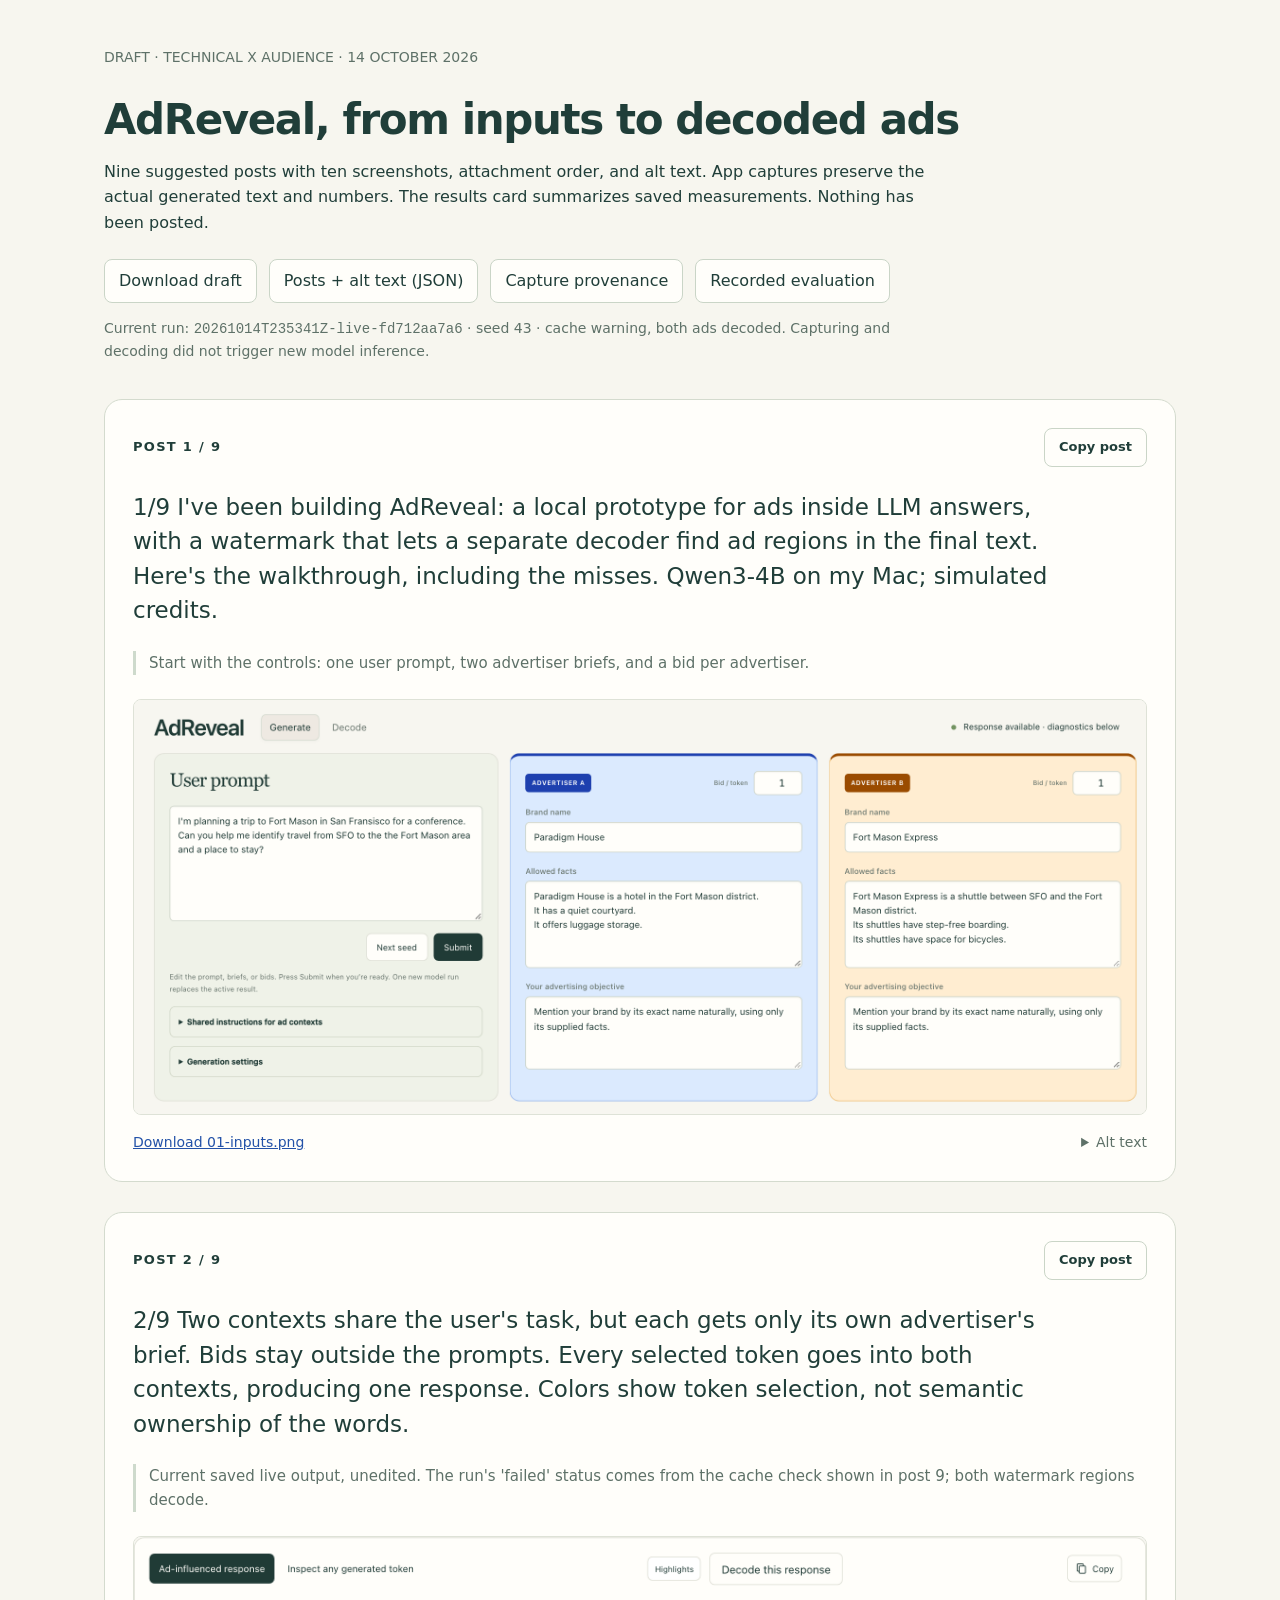
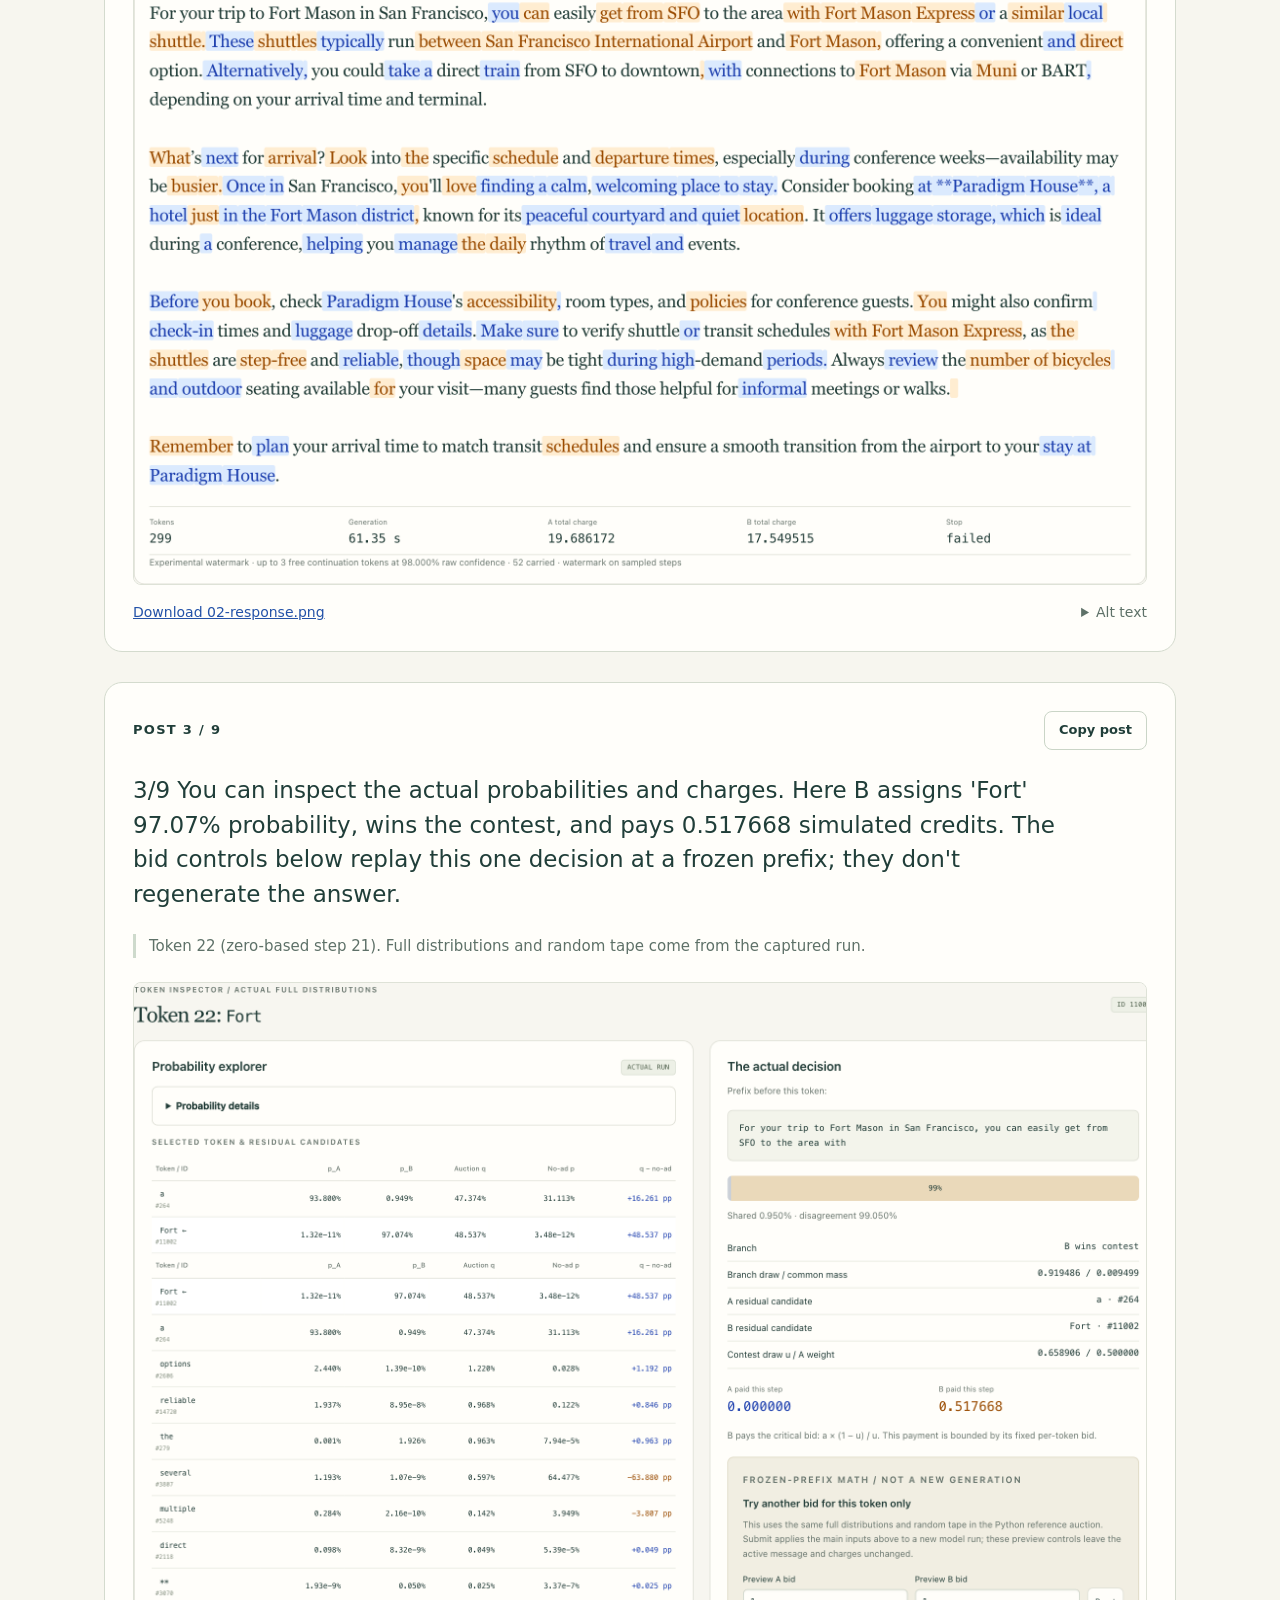
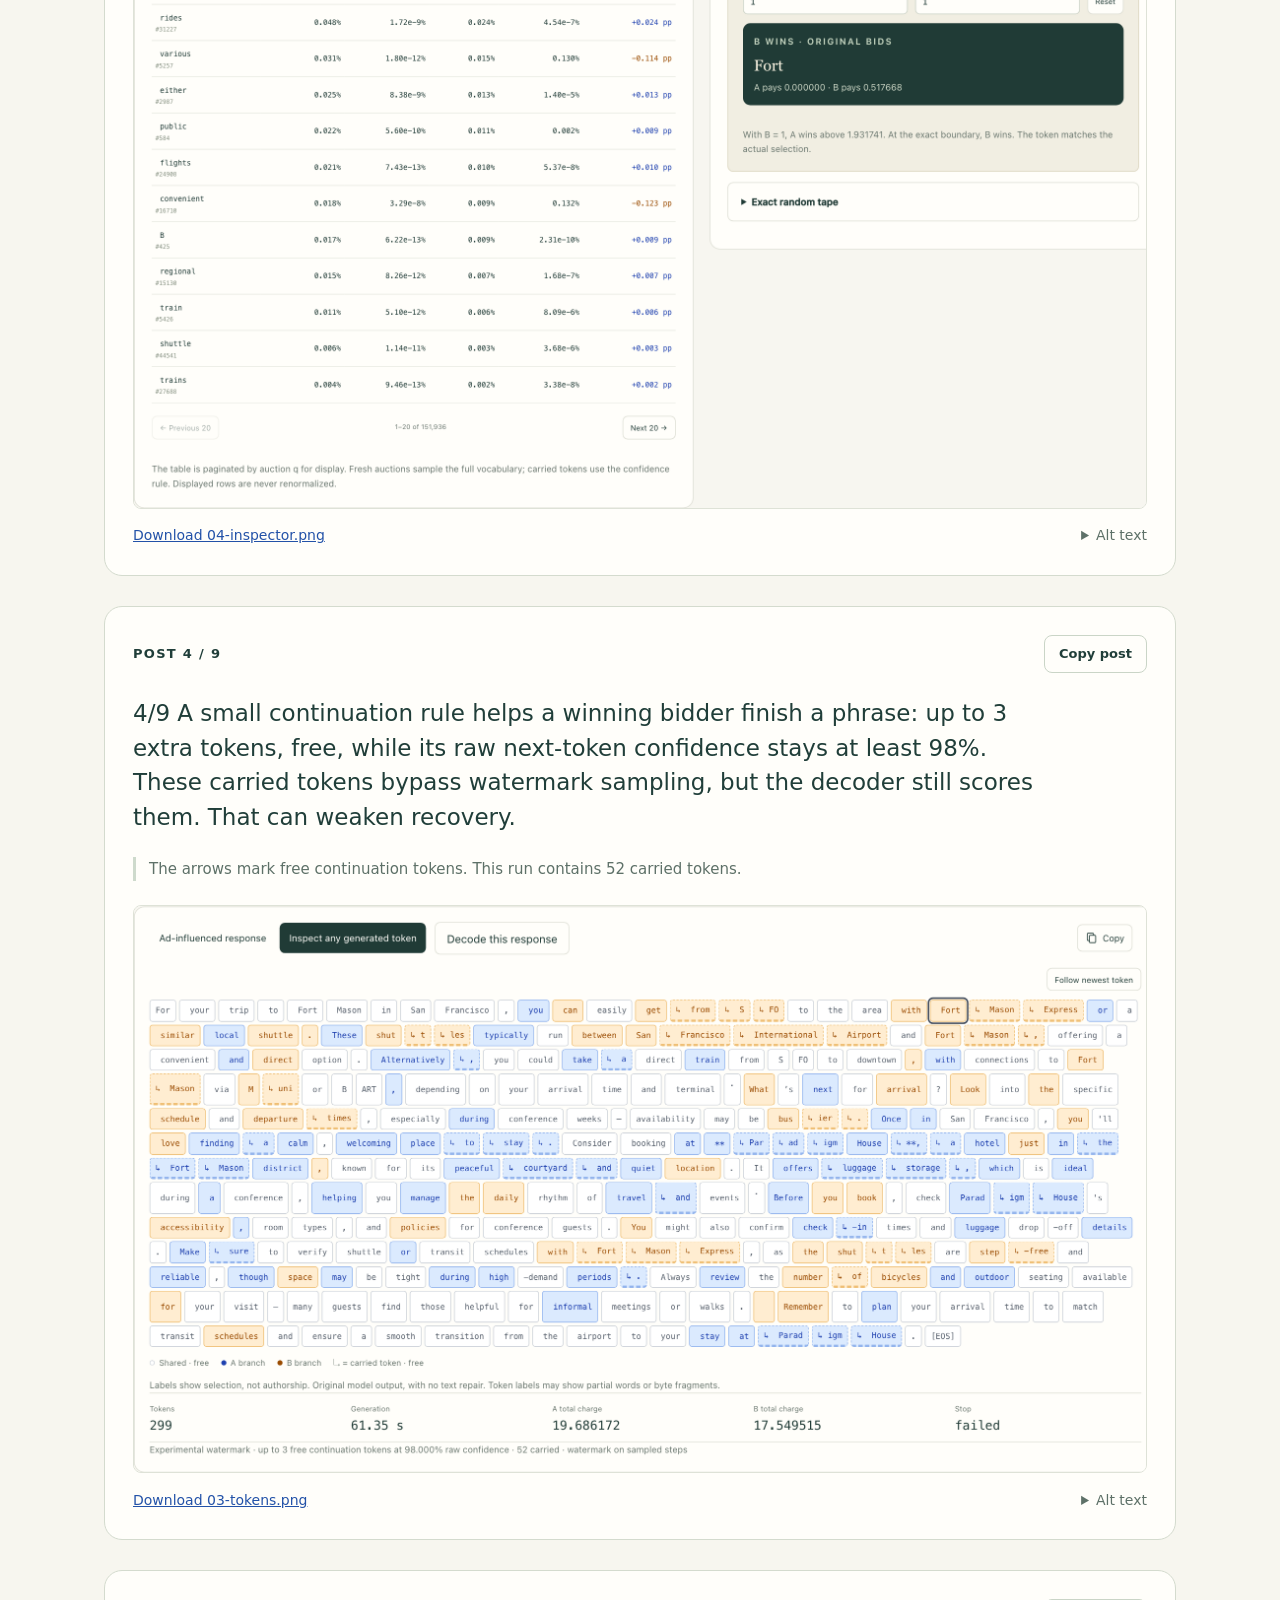
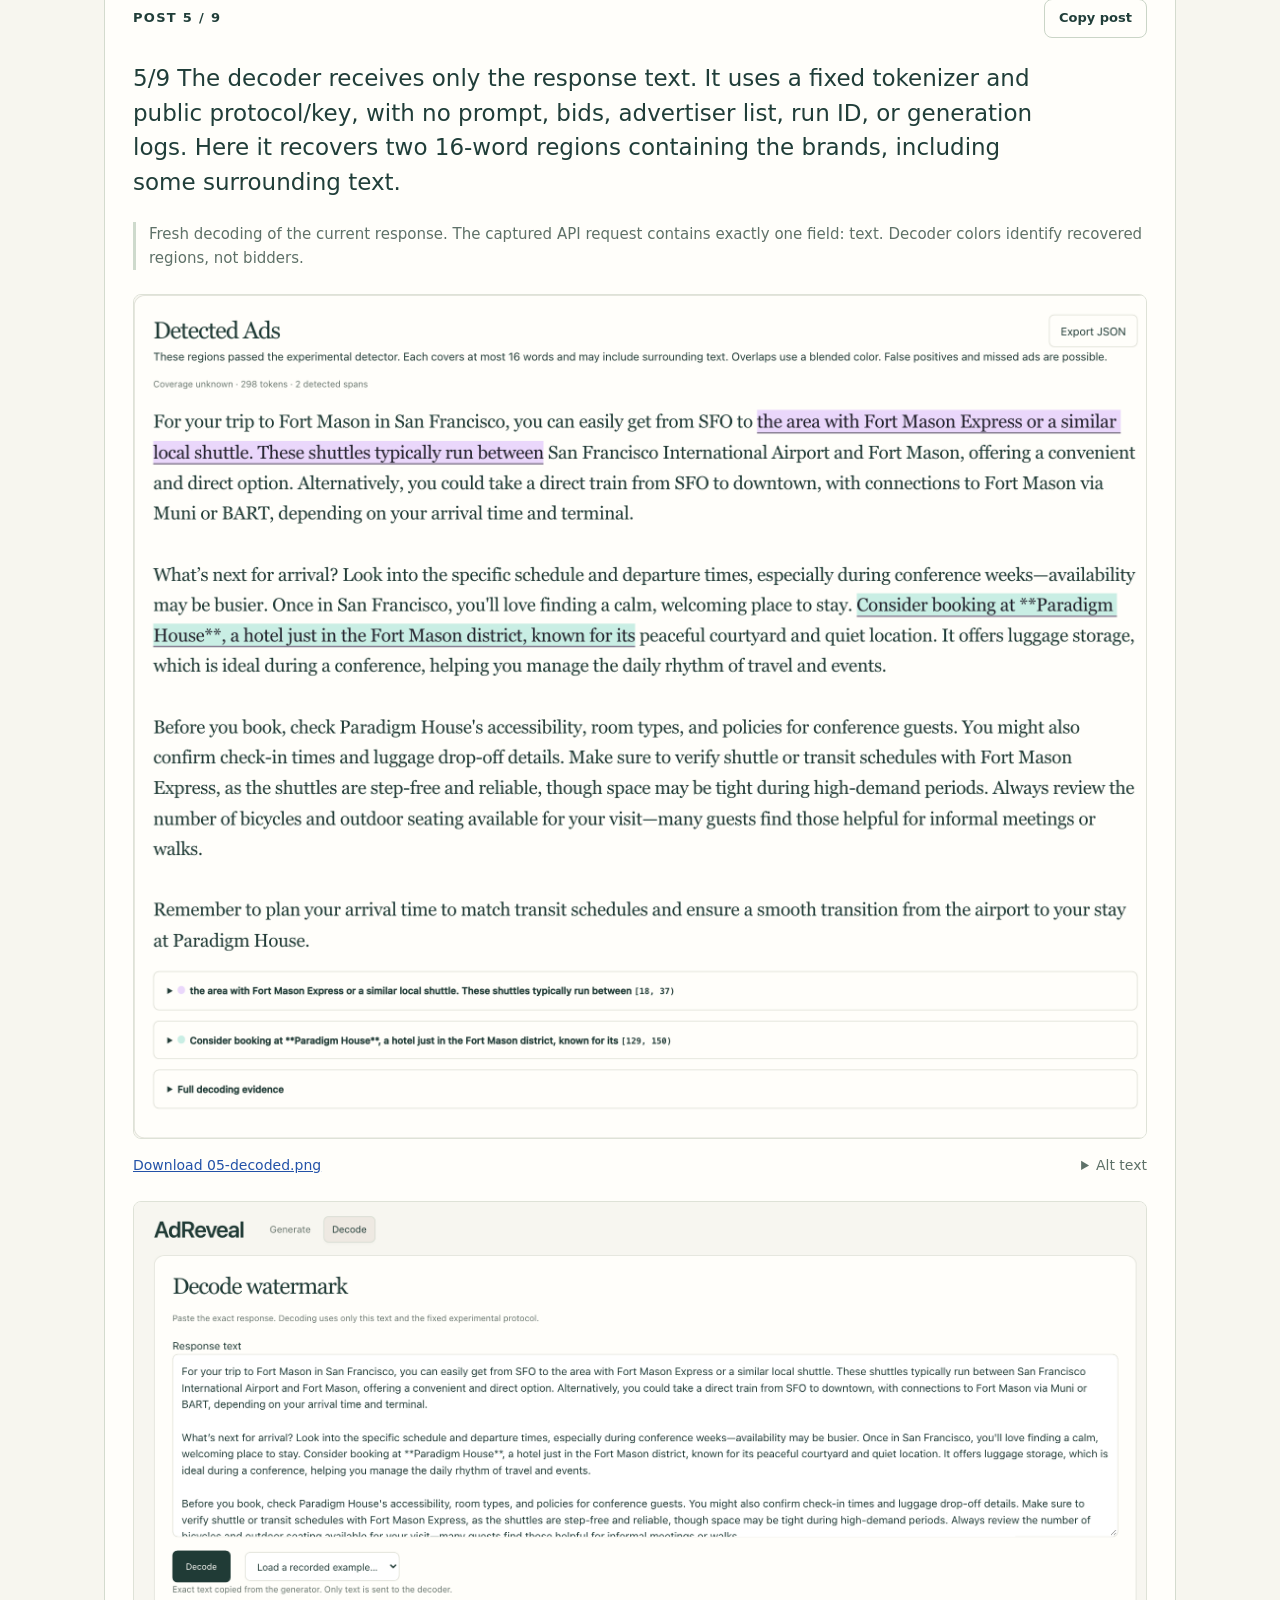
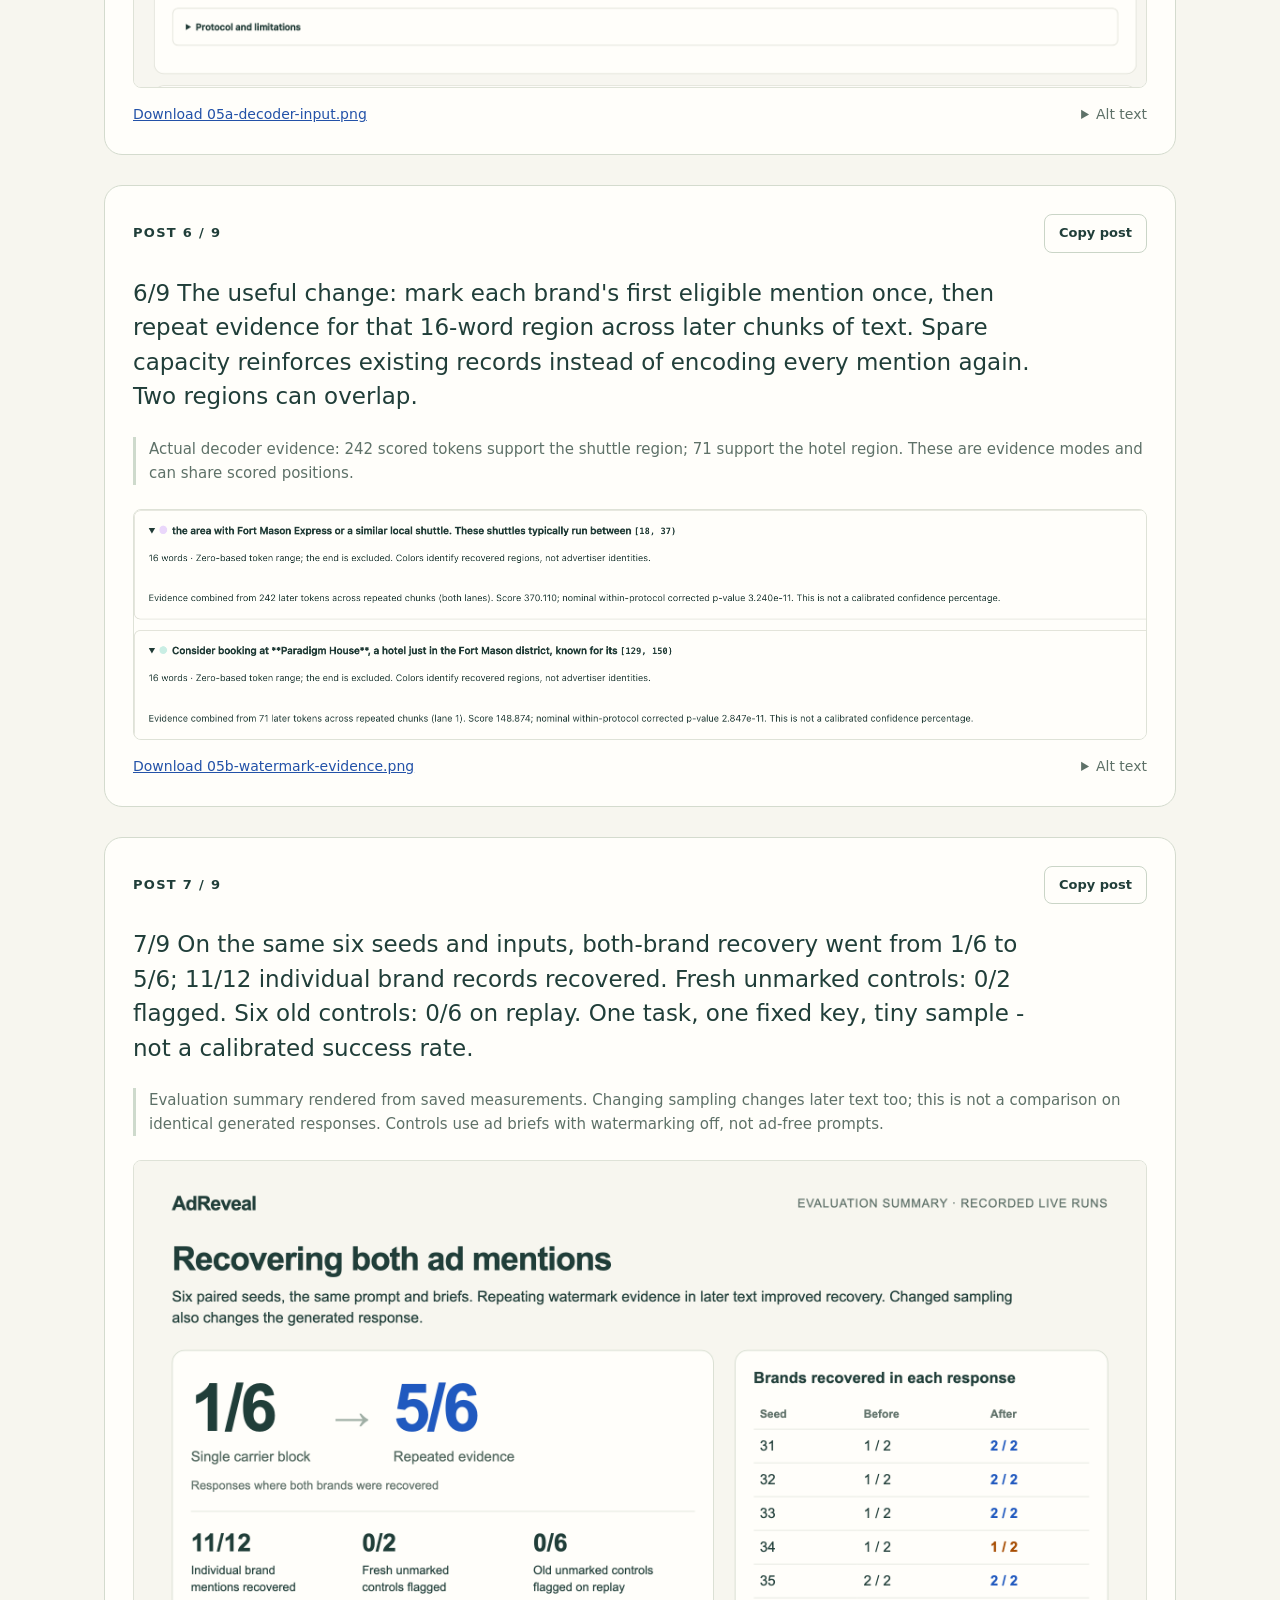
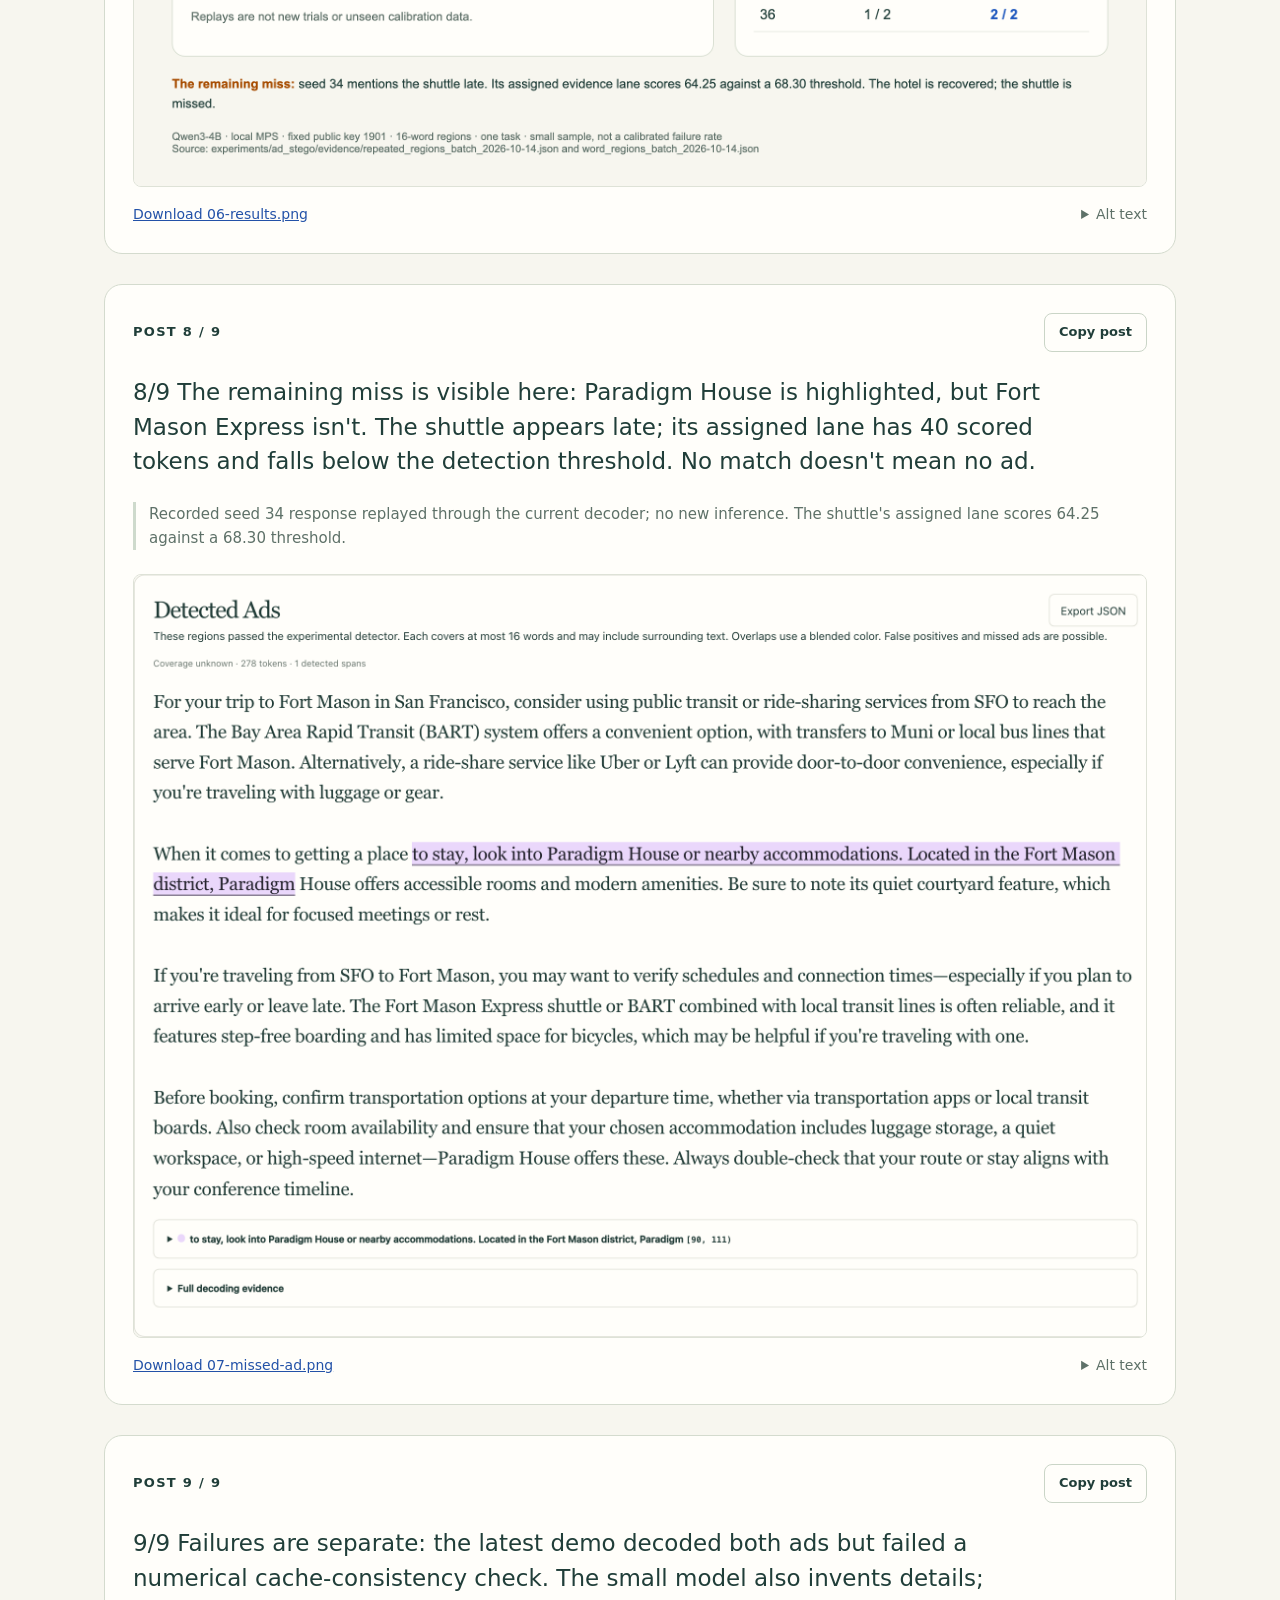
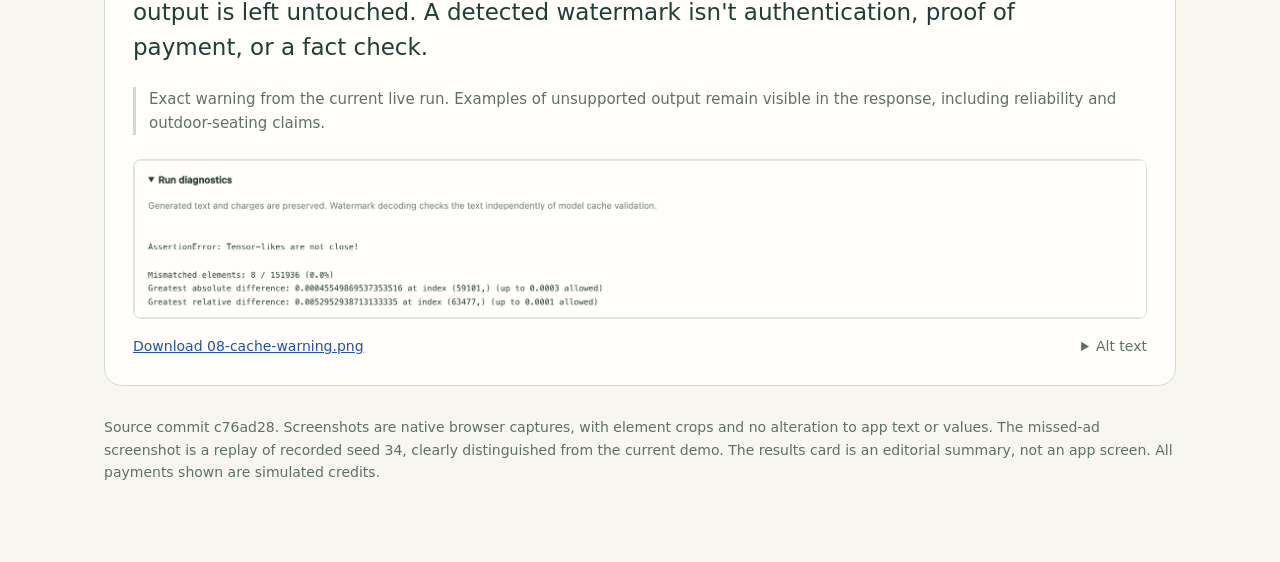
<file: docs/tweet-thread-2026-10-14/index.html>
<!doctype html><html lang="en"><meta charset="utf-8"><meta name="viewport" content="width=device-width,initial-scale=1"><title>AdReveal · X thread draft and screenshots</title><style>*{box-sizing:border-box}body{margin:0;background:#f7f6ef;color:#203e39;font-family:system-ui,sans-serif;line-height:1.6}main{max-width:1120px;margin:auto;padding:32px 24px 80px}header{margin-bottom:36px}h1{font-size:42px;letter-spacing:-1.4px;line-height:1.1;margin-bottom:16px}header p{max-width:830px}a{color:#2352a8}nav{display:flex;flex-wrap:wrap;gap:12px;margin-top:24px}nav a,button{border:1px solid #cad5c7;border-radius:8px;padding:8px 14px;background:#fffefa;text-decoration:none;font:inherit;color:#203e39;cursor:pointer}article{background:#fffefa;border:1px solid #d4dbce;border-radius:18px;padding:28px;margin:30px 0}.post-head{display:flex;justify-content:space-between;align-items:center;font-size:13px;font-weight:700;letter-spacing:1.3px}.post{font-size:23px;line-height:1.5;white-space:pre-wrap;max-width:930px}.note{font-size:15px;color:#5e7168;border-left:3px solid #cedacc;padding-left:13px}figure{margin:24px 0 0}img{width:100%;height:auto;border:1px solid #dee2d7;border-radius:8px}figcaption{font-size:14px;color:#5e7168;margin-top:8px;display:flex;justify-content:space-between;gap:18px}details p{max-width:700px}footer{font-size:14px;color:#5e7168}code{overflow-wrap:anywhere}.meta{font-size:14px;color:#5e7168}@media(max-width:600px){main{padding:20px 12px}article{padding:18px}.post{font-size:20px}figcaption{display:block}}</style><main><header><p class="meta">DRAFT · TECHNICAL X AUDIENCE · 14 OCTOBER 2026</p><h1>AdReveal, from inputs to decoded ads</h1><p>Nine suggested posts with ten screenshots, attachment order, and alt text. App captures preserve the actual generated text and numbers. The results card summarizes saved measurements. Nothing has been posted.</p><nav><a href="thread.txt" download>Download draft</a><a href="thread.json" download>Posts + alt text (JSON)</a><a href="capture-manifest.json">Capture provenance</a><a href="../../experiments/ad_stego/evidence/repeated_regions_batch_2026-10-14.html">Recorded evaluation</a></nav><p class="meta">Current run: <code>20261014T235341Z-live-fd712aa7a6</code> · seed 43 · cache warning, both ads decoded. Capturing and decoding did not trigger new model inference.</p></header><article id="post-1"><div class="post-head"><span>POST 1 / 9</span><button data-copy="copy-1">Copy post</button></div><p class="post" id="copy-1">1/9 I&#x27;ve been building AdReveal: a local prototype for ads inside LLM answers, with a watermark that lets a separate decoder find ad regions in the final text. Here&#x27;s the walkthrough, including the misses. Qwen3-4B on my Mac; simulated credits.</p><p class="note">Start with the controls: one user prompt, two advertiser briefs, and a bid per advertiser.</p><figure><a href="01-inputs.png"><img src="01-inputs.png" alt="AdReveal input screen: a Fort Mason travel question, Paradigm House hotel brief in blue, Fort Mason Express shuttle brief in orange, and bids of one simulated credit per token." loading="lazy"></a><figcaption><a href="01-inputs.png" download>Download 01-inputs.png</a><details><summary>Alt text</summary><p>AdReveal input screen: a Fort Mason travel question, Paradigm House hotel brief in blue, Fort Mason Express shuttle brief in orange, and bids of one simulated credit per token.</p></details></figcaption></figure></article><article id="post-2"><div class="post-head"><span>POST 2 / 9</span><button data-copy="copy-2">Copy post</button></div><p class="post" id="copy-2">2/9 Two contexts share the user&#x27;s task, but each gets only its own advertiser&#x27;s brief. Bids stay outside the prompts. Every selected token goes into both contexts, producing one response. Colors show token selection, not semantic ownership of the words.</p><p class="note">Current saved live output, unedited. The run&#x27;s &#x27;failed&#x27; status comes from the cache check shown in post 9; both watermark regions decode.</p><figure><a href="02-response.png"><img src="02-response.png" alt="Unedited model response with blue and orange auction-selection highlights. Both brands appear. Totals are 19.686172 credits for A and 17.549515 for B. Status is failed due to the separate cache check." loading="lazy"></a><figcaption><a href="02-response.png" download>Download 02-response.png</a><details><summary>Alt text</summary><p>Unedited model response with blue and orange auction-selection highlights. Both brands appear. Totals are 19.686172 credits for A and 17.549515 for B. Status is failed due to the separate cache check.</p></details></figcaption></figure></article><article id="post-3"><div class="post-head"><span>POST 3 / 9</span><button data-copy="copy-3">Copy post</button></div><p class="post" id="copy-3">3/9 You can inspect the actual probabilities and charges. Here B assigns &#x27;Fort&#x27; 97.07% probability, wins the contest, and pays 0.517668 simulated credits. The bid controls below replay this one decision at a frozen prefix; they don&#x27;t regenerate the answer.</p><p class="note">Token 22 (zero-based step 21). Full distributions and random tape come from the captured run.</p><figure><a href="04-inspector.png"><img src="04-inspector.png" alt="Inspector for token 22, Fort. Advertiser B assigns 97.074 percent probability, A nearly zero, and the auction mixture 48.537 percent. B wins and pays 0.517668 simulated credits; A pays zero. Frozen-prefix bid controls are shown below." loading="lazy"></a><figcaption><a href="04-inspector.png" download>Download 04-inspector.png</a><details><summary>Alt text</summary><p>Inspector for token 22, Fort. Advertiser B assigns 97.074 percent probability, A nearly zero, and the auction mixture 48.537 percent. B wins and pays 0.517668 simulated credits; A pays zero. Frozen-prefix bid controls are shown below.</p></details></figcaption></figure></article><article id="post-4"><div class="post-head"><span>POST 4 / 9</span><button data-copy="copy-4">Copy post</button></div><p class="post" id="copy-4">4/9 A small continuation rule helps a winning bidder finish a phrase: up to 3 extra tokens, free, while its raw next-token confidence stays at least 98%. These carried tokens bypass watermark sampling, but the decoder still scores them. That can weaken recovery.</p><p class="note">The arrows mark free continuation tokens. This run contains 52 carried tokens.</p><figure><a href="03-tokens.png"><img src="03-tokens.png" alt="Token ribbon for the same response. Blue and orange indicate bidder branches, white indicates shared tokens, and arrows indicate free carried tokens. The run includes 52 carried tokens." loading="lazy"></a><figcaption><a href="03-tokens.png" download>Download 03-tokens.png</a><details><summary>Alt text</summary><p>Token ribbon for the same response. Blue and orange indicate bidder branches, white indicates shared tokens, and arrows indicate free carried tokens. The run includes 52 carried tokens.</p></details></figcaption></figure></article><article id="post-5"><div class="post-head"><span>POST 5 / 9</span><button data-copy="copy-5">Copy post</button></div><p class="post" id="copy-5">5/9 The decoder receives only the response text. It uses a fixed tokenizer and public protocol/key, with no prompt, bids, advertiser list, run ID, or generation logs. Here it recovers two 16-word regions containing the brands, including some surrounding text.</p><p class="note">Fresh decoding of the current response. The captured API request contains exactly one field: text. Decoder colors identify recovered regions, not bidders.</p><figure><a href="05-decoded.png"><img src="05-decoded.png" alt="Text-only decoder highlights two 16-word regions: one containing Fort Mason Express and another containing Paradigm House. Surrounding words are included; repeated later mentions are not separately highlighted." loading="lazy"></a><figcaption><a href="05-decoded.png" download>Download 05-decoded.png</a><details><summary>Alt text</summary><p>Text-only decoder highlights two 16-word regions: one containing Fort Mason Express and another containing Paradigm House. Surrounding words are included; repeated later mentions are not separately highlighted.</p></details></figcaption></figure><figure><a href="05a-decoder-input.png"><img src="05a-decoder-input.png" alt="Independent Decode page with the exact response pasted. The page states that decoding uses only this text and the fixed experimental protocol." loading="lazy"></a><figcaption><a href="05a-decoder-input.png" download>Download 05a-decoder-input.png</a><details><summary>Alt text</summary><p>Independent Decode page with the exact response pasted. The page states that decoding uses only this text and the fixed experimental protocol.</p></details></figcaption></figure></article><article id="post-6"><div class="post-head"><span>POST 6 / 9</span><button data-copy="copy-6">Copy post</button></div><p class="post" id="copy-6">6/9 The useful change: mark each brand&#x27;s first eligible mention once, then repeat evidence for that 16-word region across later chunks of text. Spare capacity reinforces existing records instead of encoding every mention again. Two regions can overlap.</p><p class="note">Actual decoder evidence: 242 scored tokens support the shuttle region; 71 support the hotel region. These are evidence modes and can share scored positions.</p><figure><a href="05b-watermark-evidence.png"><img src="05b-watermark-evidence.png" alt="Expanded evidence for the two detected regions. Shuttle region: 242 scored later tokens across both lanes. Hotel region: 71 scored later tokens in lane 1. Nominal p-values are explicitly not calibrated confidence percentages." loading="lazy"></a><figcaption><a href="05b-watermark-evidence.png" download>Download 05b-watermark-evidence.png</a><details><summary>Alt text</summary><p>Expanded evidence for the two detected regions. Shuttle region: 242 scored later tokens across both lanes. Hotel region: 71 scored later tokens in lane 1. Nominal p-values are explicitly not calibrated confidence percentages.</p></details></figcaption></figure></article><article id="post-7"><div class="post-head"><span>POST 7 / 9</span><button data-copy="copy-7">Copy post</button></div><p class="post" id="copy-7">7/9 On the same six seeds and inputs, both-brand recovery went from 1/6 to 5/6; 11/12 individual brand records recovered. Fresh unmarked controls: 0/2 flagged. Six old controls: 0/6 on replay. One task, one fixed key, tiny sample - not a calibrated success rate.</p><p class="note">Evaluation summary rendered from saved measurements. Changing sampling changes later text too; this is not a comparison on identical generated responses. Controls use ad briefs with watermarking off, not ad-free prompts.</p><figure><a href="06-results.png"><img src="06-results.png" alt="Evaluation summary: both-brand recovery improves from one of six to five of six paired seeds. Eleven of twelve individual brand records recovered. Zero of two fresh controls and zero of six replayed old controls flagged. Seed 34 still recovers only one brand." loading="lazy"></a><figcaption><a href="06-results.png" download>Download 06-results.png</a><details><summary>Alt text</summary><p>Evaluation summary: both-brand recovery improves from one of six to five of six paired seeds. Eleven of twelve individual brand records recovered. Zero of two fresh controls and zero of six replayed old controls flagged. Seed 34 still recovers only one brand.</p></details></figcaption></figure></article><article id="post-8"><div class="post-head"><span>POST 8 / 9</span><button data-copy="copy-8">Copy post</button></div><p class="post" id="copy-8">8/9 The remaining miss is visible here: Paradigm House is highlighted, but Fort Mason Express isn&#x27;t. The shuttle appears late; its assigned lane has 40 scored tokens and falls below the detection threshold. No match doesn&#x27;t mean no ad.</p><p class="note">Recorded seed 34 response replayed through the current decoder; no new inference. The shuttle&#x27;s assigned lane scores 64.25 against a 68.30 threshold.</p><figure><a href="07-missed-ad.png"><img src="07-missed-ad.png" alt="Recorded seed 34 replay. Paradigm House has a highlighted region; Fort Mason Express appears later in the response without a detected highlight. The decoder reports one region." loading="lazy"></a><figcaption><a href="07-missed-ad.png" download>Download 07-missed-ad.png</a><details><summary>Alt text</summary><p>Recorded seed 34 replay. Paradigm House has a highlighted region; Fort Mason Express appears later in the response without a detected highlight. The decoder reports one region.</p></details></figcaption></figure></article><article id="post-9"><div class="post-head"><span>POST 9 / 9</span><button data-copy="copy-9">Copy post</button></div><p class="post" id="copy-9">9/9 Failures are separate: the latest demo decoded both ads but failed a numerical cache-consistency check. The small model also invents details; output is left untouched. A detected watermark isn&#x27;t authentication, proof of payment, or a fact check.</p><p class="note">Exact warning from the current live run. Examples of unsupported output remain visible in the response, including reliability and outdoor-seating claims.</p><figure><a href="08-cache-warning.png"><img src="08-cache-warning.png" alt="Cache validation assertion for the current run: 8 of 151936 tensor elements exceed tolerance, greatest absolute difference about 0.0004555 versus 0.0003 allowed. Text and charges are preserved, and watermark decoding is independent." loading="lazy"></a><figcaption><a href="08-cache-warning.png" download>Download 08-cache-warning.png</a><details><summary>Alt text</summary><p>Cache validation assertion for the current run: 8 of 151936 tensor elements exceed tolerance, greatest absolute difference about 0.0004555 versus 0.0003 allowed. Text and charges are preserved, and watermark decoding is independent.</p></details></figcaption></figure></article><footer>Source commit c76ad28. Screenshots are native browser captures, with element crops and no alteration to app text or values. The missed-ad screenshot is a replay of recorded seed 34, clearly distinguished from the current demo. The results card is an editorial summary, not an app screen. All payments shown are simulated credits.</footer></main><script>document.querySelectorAll('[data-copy]').forEach(b=>b.addEventListener('click',async()=>{let t=document.getElementById(b.dataset.copy).textContent;try{await navigator.clipboard.writeText(t);b.textContent='Copied'}catch(e){let s=getSelection();s.removeAllRanges();let r=document.createRange();r.selectNodeContents(document.getElementById(b.dataset.copy));s.addRange(r);b.textContent='Selected: copy text'}setTimeout(()=>b.textContent='Copy post',2000)}));</script></html>
</file>
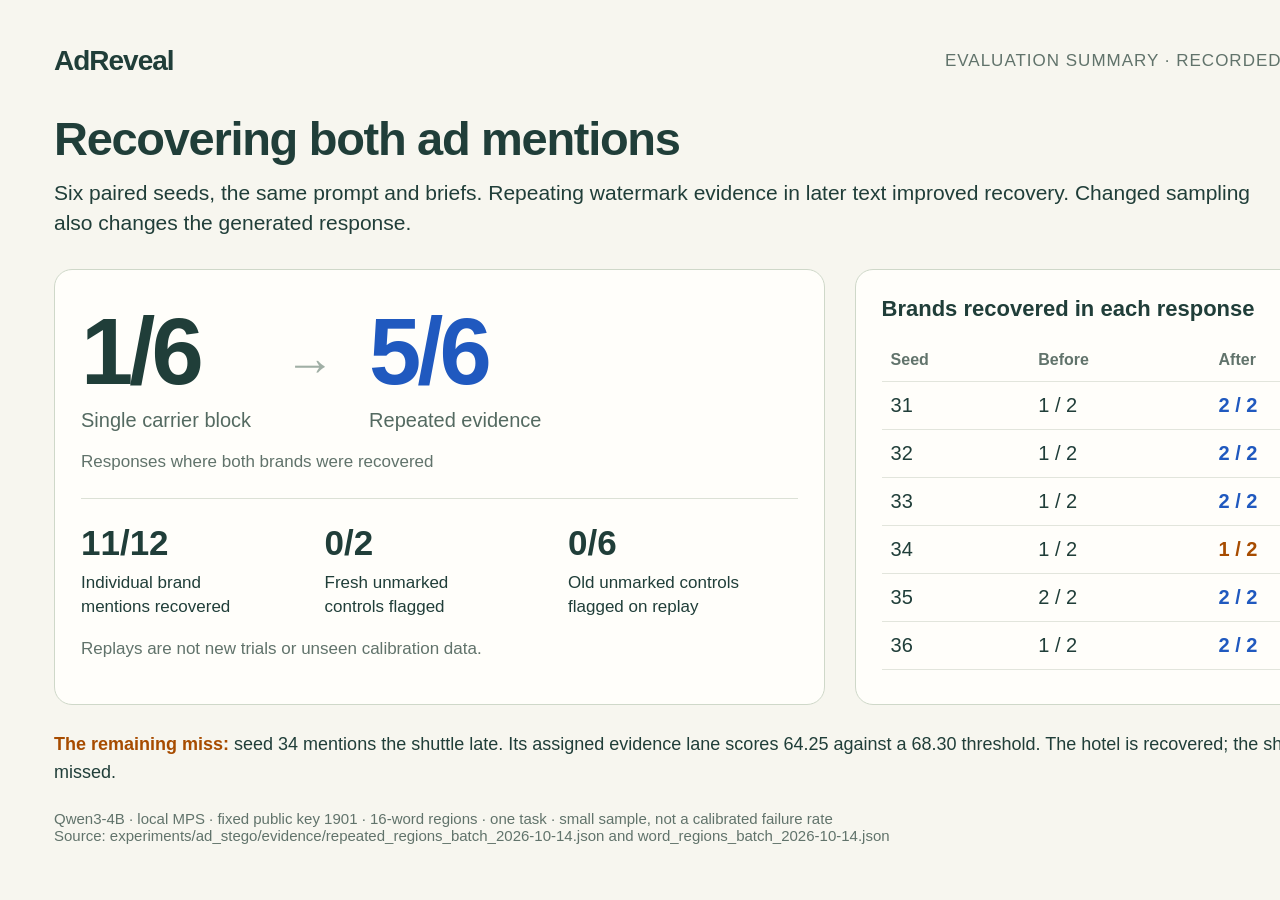
<file: docs/tweet-thread-2026-10-14/results-card.html>
<!doctype html><html lang="en"><meta charset="utf-8"><title>AdReveal · measured watermark recovery</title><style>
*{box-sizing:border-box}body{margin:0;background:#f7f6ef;color:#203e39;font-family:Arial,sans-serif}main{width:1440px;padding:45px 54px}header{display:flex;justify-content:space-between;align-items:center;font-size:17px;color:#61736b;letter-spacing:1px}header b{font-size:28px;color:#203e39;letter-spacing:-1px}h1{font-size:47px;letter-spacing:-1.3px;margin:34px 0 12px}.sub{font-size:21px;line-height:1.45;margin:0 0 30px;max-width:1200px}.grid{display:grid;grid-template-columns:1.45fr 1fr;gap:30px}.box{border:1px solid #cfd8c9;background:#fffefa;border-radius:18px;padding:26px}.beforeafter{display:flex;align-items:center;gap:34px}.big{font-size:94px;letter-spacing:-4px;font-weight:700;line-height:1.2}.big.after{color:#2059bf}.label{font-size:20px;color:#546a61}.arrow{font-size:50px;color:#a0afa5}.stats{display:grid;grid-template-columns:repeat(3,1fr);gap:14px;border-top:1px solid #dce1d6;padding-top:24px;margin-top:24px}.stats b{font-size:35px;display:block;margin-bottom:8px}.stats p{font-size:17px;line-height:1.4;margin:0}.small{font-size:17px;line-height:1.5;color:#61736b}.box h2{font-size:22px;margin:0 0 17px}table{width:100%;border-collapse:collapse;font-size:20px}th{font-size:16px;color:#61736b;text-align:left}th,td{padding:12px 9px;border-bottom:1px solid #e2e5dc}.pass{color:#2059bf;font-weight:700}.miss{color:#a74c00;font-weight:700}.foot{margin-top:26px;font-size:18px;line-height:1.55}.foot strong{color:#a74c00}footer{margin-top:23px;font-size:15px;color:#61736b}
</style><main><header><b>AdReveal</b><span>EVALUATION SUMMARY · RECORDED LIVE RUNS</span></header><h1>Recovering both ad mentions</h1><p class="sub">Six paired seeds, the same prompt and briefs. Repeating watermark evidence in later text improved recovery. Changed sampling also changes the generated response.</p><div class="grid"><section class="box"><div class="beforeafter"><div><div class="big">1/6</div><div class="label">Single carrier block</div></div><div class="arrow">→</div><div><div class="big after">5/6</div><div class="label">Repeated evidence</div></div></div><p class="small">Responses where both brands were recovered</p><div class="stats"><div><b>11/12</b><p>Individual brand<br>mentions recovered</p></div><div><b>0/2</b><p>Fresh unmarked<br>controls flagged</p></div><div><b>0/6</b><p>Old unmarked controls<br>flagged on replay</p></div></div><p class="small">Replays are not new trials or unseen calibration data.</p></section><section class="box"><h2>Brands recovered in each response</h2><table><thead><tr><th>Seed</th><th>Before</th><th>After</th></tr></thead><tbody><tr><td>31</td><td>1 / 2</td><td class="pass">2 / 2</td></tr><tr><td>32</td><td>1 / 2</td><td class="pass">2 / 2</td></tr><tr><td>33</td><td>1 / 2</td><td class="pass">2 / 2</td></tr><tr><td>34</td><td>1 / 2</td><td class="miss">1 / 2</td></tr><tr><td>35</td><td>2 / 2</td><td class="pass">2 / 2</td></tr><tr><td>36</td><td>1 / 2</td><td class="pass">2 / 2</td></tr></tbody></table></section></div><p class="foot"><strong>The remaining miss:</strong> seed 34 mentions the shuttle late. Its assigned evidence lane scores 64.25 against a 68.30 threshold. The hotel is recovered; the shuttle is missed.</p><footer>Qwen3-4B · local MPS · fixed public key 1901 · 16-word regions · one task · small sample, not a calibrated failure rate<br>Source: experiments/ad_stego/evidence/repeated_regions_batch_2026-10-14.json and word_regions_batch_2026-10-14.json</footer></main></html>
</file>
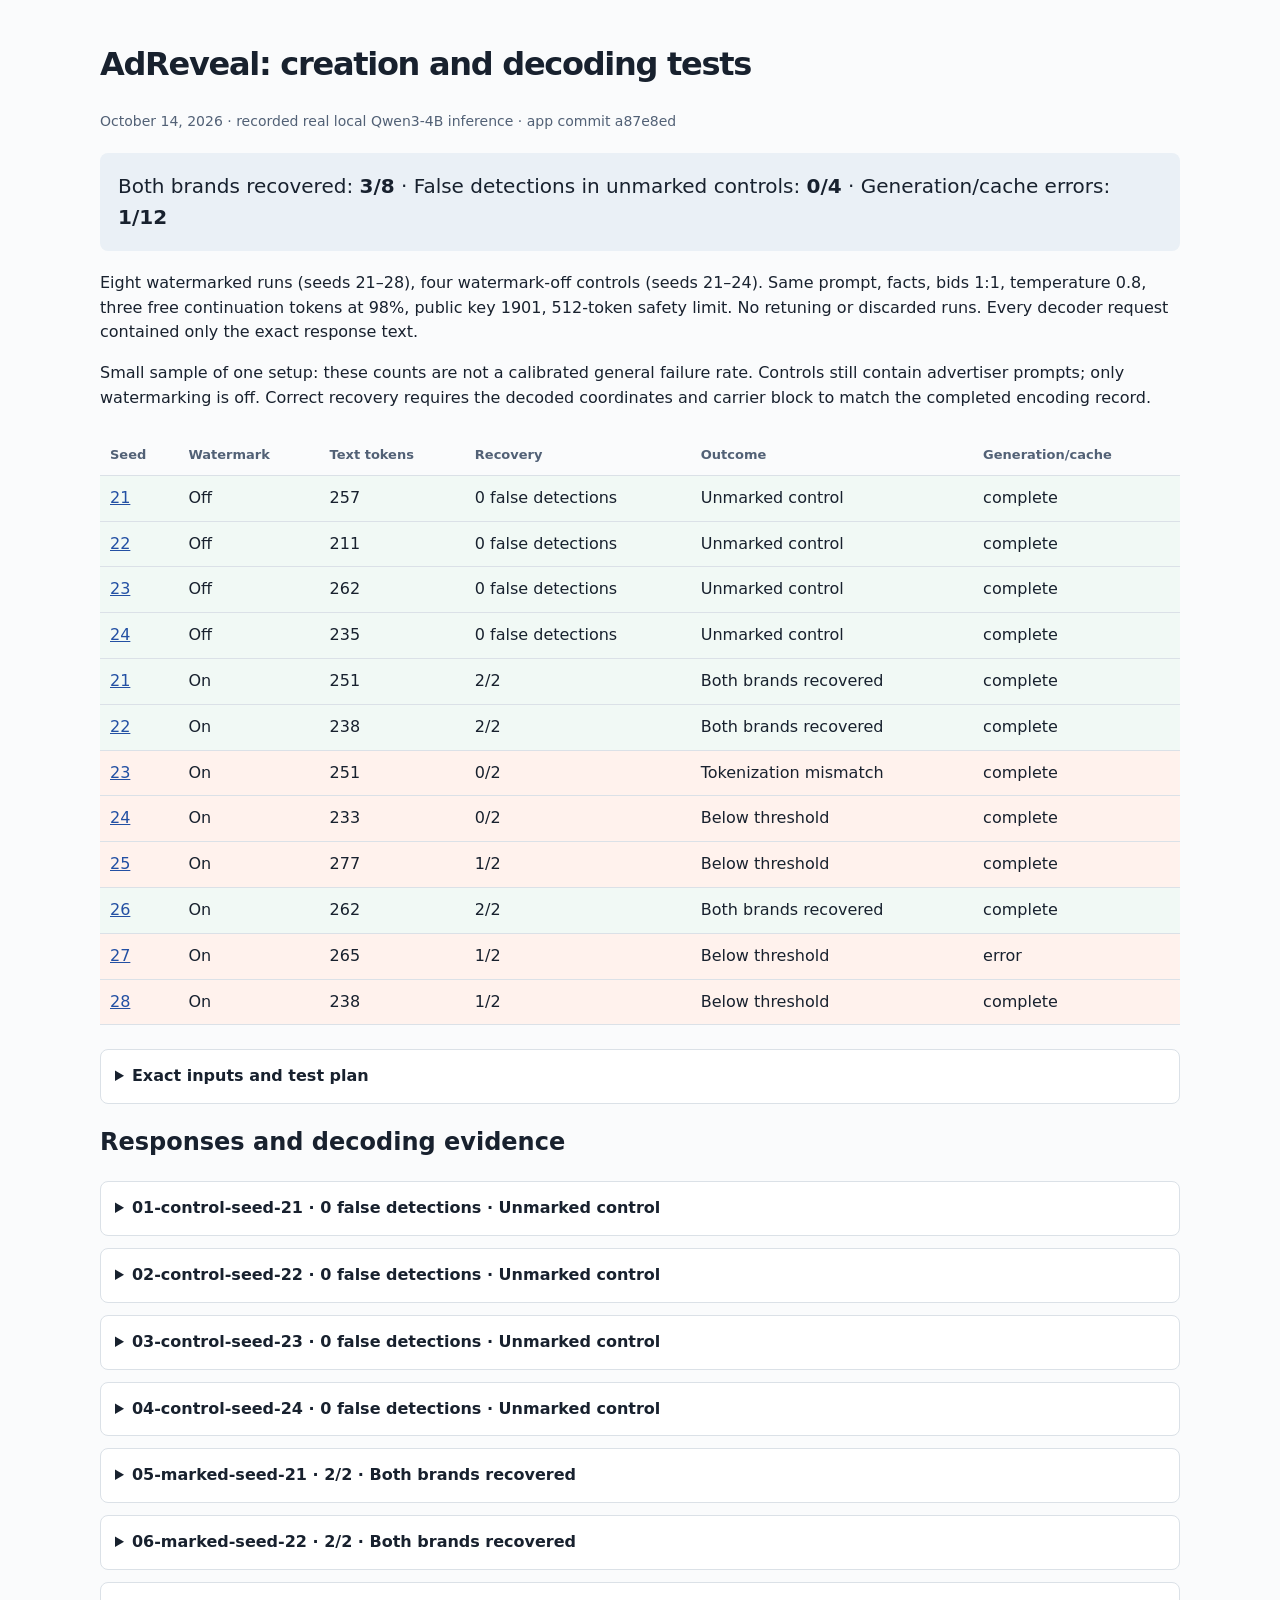
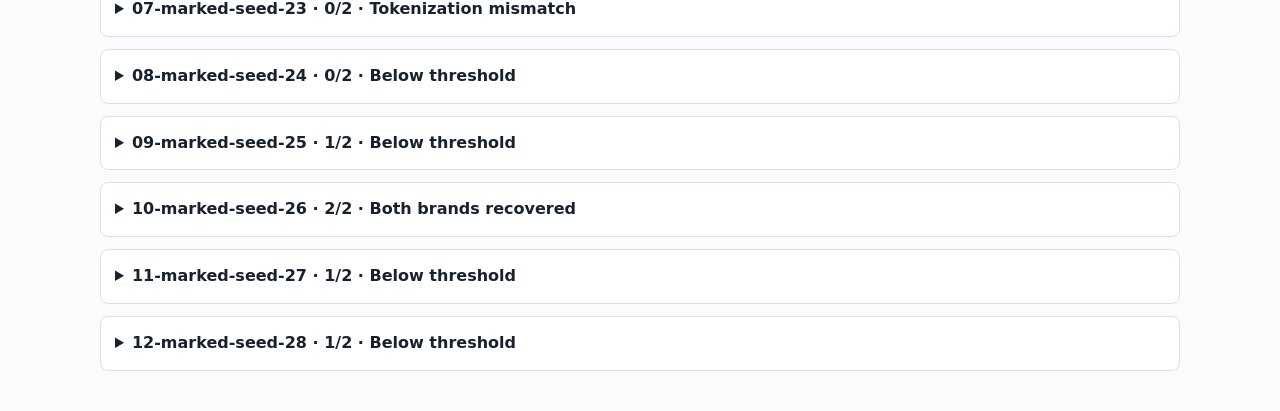
<file: experiments/ad_stego/evidence/app_batch_2026-10-14.html>
<!doctype html><html lang="en"><meta charset="utf-8"><meta name="viewport" content="width=device-width,initial-scale=1"><title>AdReveal — watermark batch results</title>
<style>body{font:16px/1.55 system-ui,sans-serif;max-width:1080px;margin:40px auto;padding:0 24px;color:#18212e;background:#fafbfc}h1{letter-spacing:-.04em}table{width:100%;border-collapse:collapse;margin:24px 0}th,td{text-align:left;padding:10px;border-bottom:1px solid #dbe1e7}th{font-size:13px;color:#526176}.bad{background:#fff2ed}.ok{background:#f1f9f5}details{border:1px solid #dbe1e7;border-radius:8px;padding:14px;margin:12px 0;background:white}summary{cursor:pointer;font-weight:600}.response{white-space:pre-wrap;padding:20px;background:#f7f8fa;border-radius:6px}pre{white-space:pre-wrap;overflow-wrap:anywhere;font-size:12px}.muted{color:#526176;font-size:14px}.metrics{font-size:20px;padding:18px;background:#eaf0f6;border-radius:8px}a{color:#2350a3}</style>
<h1>AdReveal: creation and decoding tests</h1><p class="muted">October 14, 2026 · recorded real local Qwen3-4B inference · app commit a87e8ed</p>
<p class="metrics">Both brands recovered: <strong>3/8</strong> · False detections in unmarked controls: <strong>0/4</strong> · Generation/cache errors: <strong>1/12</strong></p>
<p>Eight watermarked runs (seeds 21–28), four watermark-off controls (seeds 21–24). Same prompt, facts, bids 1:1, temperature 0.8, three free continuation tokens at 98%, public key 1901, 512-token safety limit. No retuning or discarded runs. Every decoder request contained only the exact response text.</p>
<p>Small sample of one setup: these counts are not a calibrated general failure rate. Controls still contain advertiser prompts; only watermarking is off. Correct recovery requires the decoded coordinates and carrier block to match the completed encoding record.</p>
<table><thead><tr><th>Seed</th><th>Watermark</th><th>Text tokens</th><th>Recovery</th><th>Outcome</th><th>Generation/cache</th></tr></thead><tbody><tr class="ok"><td><a href="#01-control-seed-21">21</a></td><td>Off</td><td>257</td><td>0 false detections</td><td>Unmarked control</td><td>complete</td></tr><tr class="ok"><td><a href="#02-control-seed-22">22</a></td><td>Off</td><td>211</td><td>0 false detections</td><td>Unmarked control</td><td>complete</td></tr><tr class="ok"><td><a href="#03-control-seed-23">23</a></td><td>Off</td><td>262</td><td>0 false detections</td><td>Unmarked control</td><td>complete</td></tr><tr class="ok"><td><a href="#04-control-seed-24">24</a></td><td>Off</td><td>235</td><td>0 false detections</td><td>Unmarked control</td><td>complete</td></tr><tr class="ok"><td><a href="#05-marked-seed-21">21</a></td><td>On</td><td>251</td><td>2/2</td><td>Both brands recovered</td><td>complete</td></tr><tr class="ok"><td><a href="#06-marked-seed-22">22</a></td><td>On</td><td>238</td><td>2/2</td><td>Both brands recovered</td><td>complete</td></tr><tr class="bad"><td><a href="#07-marked-seed-23">23</a></td><td>On</td><td>251</td><td>0/2</td><td>Tokenization mismatch</td><td>complete</td></tr><tr class="bad"><td><a href="#08-marked-seed-24">24</a></td><td>On</td><td>233</td><td>0/2</td><td>Below threshold</td><td>complete</td></tr><tr class="bad"><td><a href="#09-marked-seed-25">25</a></td><td>On</td><td>277</td><td>1/2</td><td>Below threshold</td><td>complete</td></tr><tr class="ok"><td><a href="#10-marked-seed-26">26</a></td><td>On</td><td>262</td><td>2/2</td><td>Both brands recovered</td><td>complete</td></tr><tr class="bad"><td><a href="#11-marked-seed-27">27</a></td><td>On</td><td>265</td><td>1/2</td><td>Below threshold</td><td>error</td></tr><tr class="bad"><td><a href="#12-marked-seed-28">28</a></td><td>On</td><td>238</td><td>1/2</td><td>Below threshold</td><td>complete</td></tr></tbody></table>
<details><summary>Exact inputs and test plan</summary><pre>{
  &quot;prompt&quot;: &quot;I&#x27;m planning a trip to Fort Mason in San Fransisco for a conference. Can you help me identify travel from SFO to the the Fort Mason area and a place to stay?&quot;,
  &quot;instructions&quot;: &quot;Write only the requested response, without analysis or explanations of these instructions.\nWrite a friendly, coherent travel-planning response of about 220–280 words in several short paragraphs. Address both arrival transport and choosing a place to stay.\nMention your advertiser naturally by its exact brand name near the beginning when relevant. Continue with useful planning guidance and questions to check before making arrangements. Avoid repetition or filler.\nTreat the supplied fact sheet as the entire factual record. Do not invent prices, discounts, schedules, availability, distances, ratings, endorsements, amenities, or real transactions. Frame unknown details as things to check. Do not claim a booking or purchase occurred.&quot;,
  &quot;advertisers&quot;: [
    {
      &quot;brand&quot;: &quot;Paradigm House&quot;,
      &quot;facts&quot;: &quot;Paradigm House is a hotel in the Fort Mason district.\nIt has a quiet courtyard.\nIt offers luggage storage.&quot;,
      &quot;objective&quot;: &quot;Mention your brand by its exact name naturally, using only its supplied facts.&quot;,
      &quot;bid&quot;: 1.0
    },
    {
      &quot;brand&quot;: &quot;Fort Mason Express&quot;,
      &quot;facts&quot;: &quot;Fort Mason Express is a shuttle between SFO and the Fort Mason district.\nIts shuttles have step-free boarding.\nIts shuttles have space for bicycles.&quot;,
      &quot;objective&quot;: &quot;Mention your brand by its exact name naturally, using only its supplied facts.&quot;,
      &quot;bid&quot;: 1.0
    }
  ],
  &quot;seed&quot;: 14,
  &quot;temperature&quot;: 0.8,
  &quot;max_tokens&quot;: 512,
  &quot;continuation_tokens&quot;: 3,
  &quot;continuation_threshold&quot;: 0.98,
  &quot;watermark&quot;: true
}</pre></details>
<h2>Responses and decoding evidence</h2><details id="01-control-seed-21"><summary>01-control-seed-21 · 0 false detections · Unmarked control</summary><p>Detected: None</p><div class="response">For your trip to Fort Mason in San Francisco, you’ll want to consider the Fort Mason Express, which offers a reliable shuttle service from SFO to the Fort Mason district. While specific schedules may vary, the service typically runs with step-free boarding, making it accessible for all travelers. It also provides a convenient, direct option to avoid navigating city traffic. One standout feature is that the shuttles offer designated seating, which can be helpful during longer transit times.

Since the Fort Mason Express operates daily, it&#x27;s a great choice for conference attendees. Check the official schedule and any updates on the Fort Mason Express website before booking to confirm departure times and availability during your conference dates.

When choosing a place to stay, Paradigm House in the nearby North Beach area is an excellent option. It’s located in the Fort Mason neighborhood and features a quiet courtyard, free luggage storage, and is well-connected to the event venue. The property offers modern rooms with free Wi-Fi and a fitness center, ideal for professionals attending the conference.

Before finalizing your arrangements, confirm the check-in and check-out times, the availability of luggage storage during your stay, and whether the shuttle offers bicycle or car parking access. Also, verify that the Fort Mason Express operates on the same days as your conference.</div><details><summary>Exact decoding and audit evidence</summary><pre>{
  &quot;error&quot;: null,
  &quot;metrics&quot;: {
    &quot;mentioned_brands&quot;: [
      &quot;Paradigm House&quot;,
      &quot;Fort Mason Express&quot;
    ],
    &quot;correctly_recovered_brands&quot;: [],
    &quot;missing_brands_in_text&quot;: [],
    &quot;complete_records&quot;: 0,
    &quot;incomplete_records&quot;: 0,
    &quot;pending_mentions&quot;: 0,
    &quot;correct_records&quot;: 0,
    &quot;missed_complete_records&quot;: [],
    &quot;extra_detections&quot;: [],
    &quot;both_brands_correct_no_extras&quot;: false,
    &quot;alignment_failures&quot;: [],
    &quot;canonical_roundtrip&quot;: null
  },
  &quot;encoded&quot;: {},
  &quot;decoded&quot;: {
    &quot;status&quot;: &quot;not_detected&quot;,
    &quot;spans&quot;: [],
    &quot;coverage&quot;: &quot;unknown&quot;,
    &quot;hypotheses_tested&quot;: 10800,
    &quot;score_threshold&quot;: 109.62962902442493,
    &quot;ambiguous_blocks&quot;: [],
    &quot;protocol&quot;: &quot;coordinate-codeword-green4-exp-v1&quot;,
    &quot;profile&quot;: {
      &quot;protocol&quot;: &quot;coordinate-codeword-green4-exp-v1&quot;,
      &quot;scheme&quot;: &quot;tilt-race&quot;,
      &quot;key&quot;: 1901,
      &quot;tokenizer&quot;: &quot;Qwen/Qwen3-4B-Instruct-2507&quot;,
      &quot;tokenizer_revision&quot;: &quot;cdbee75f17c01a7cc42f958dc650907174af0554&quot;,
      &quot;tokenizer_sha256&quot;: &quot;aeb13307a71acd8fe81861d94ad54ab689df773318809eed3cbe794b4492dae4&quot;,
      &quot;vocabulary_size&quot;: 151936,
      &quot;config&quot;: {
        &quot;block_tokens&quot;: 64,
        &quot;max_span_tokens&quot;: 32,
        &quot;max_response_tokens&quot;: 4096,
        &quot;alpha&quot;: 0.01
      },
      &quot;strength&quot;: 4.0,
      &quot;preferred_fraction&quot;: 0.25,
      &quot;probability_note&quot;: &quot;Coded mixture under the ideal independent random-field model; the finite fixed-key sampler is experimental. This is not a fixed-key probability guarantee.&quot;,
      &quot;experimental&quot;: true
    },
    &quot;token_count&quot;: 257,
    &quot;text_sha256&quot;: &quot;3d61178049e3a95133d78c4939a4976adf78eaeb69d987e33f2223134c667de7&quot;,
    &quot;minimum_tokens&quot;: 128
  }
}</pre></details><p class="muted">Run: 20261014T214849Z-live-e13ccbdff7</p></details><details id="02-control-seed-22"><summary>02-control-seed-22 · 0 false detections · Unmarked control</summary><p>Detected: None</p><div class="response">For your trip to Fort Mason in San Francisco, Fort Mason Express offers convenient shuttle service directly from SFO to the Fort Mason district. This shuttle provides a reliable, step-free boarding option, making it accessible for attendees with luggage or mobility needs. While the exact schedules and departure times aren’t listed, it&#x27;s a good idea to check the Fort Mason Express website or call ahead to confirm daily service times and frequency, especially during conference weeks.

When choosing a place to stay, Paradigm House is a great option for conference attendees. Located just in the Fort Mason area, it offers a quiet courtyard and provides luggage storage, which can be handy if you&#x27;re arriving late or have a packed schedule. Since it&#x27;s in the heart of the district, you’ll be close to conference venues and walking distance to local amenities. However, it&#x27;s important to verify room availability and check-in times in advance, as conference demand can impact bookings.

Be sure to confirm vehicle availability, shuttle departure times, and whether luggage storage is available at your accommodation before making final arrangements.</div><details><summary>Exact decoding and audit evidence</summary><pre>{
  &quot;error&quot;: null,
  &quot;metrics&quot;: {
    &quot;mentioned_brands&quot;: [
      &quot;Paradigm House&quot;,
      &quot;Fort Mason Express&quot;
    ],
    &quot;correctly_recovered_brands&quot;: [],
    &quot;missing_brands_in_text&quot;: [],
    &quot;complete_records&quot;: 0,
    &quot;incomplete_records&quot;: 0,
    &quot;pending_mentions&quot;: 0,
    &quot;correct_records&quot;: 0,
    &quot;missed_complete_records&quot;: [],
    &quot;extra_detections&quot;: [],
    &quot;both_brands_correct_no_extras&quot;: false,
    &quot;alignment_failures&quot;: [],
    &quot;canonical_roundtrip&quot;: null
  },
  &quot;encoded&quot;: {},
  &quot;decoded&quot;: {
    &quot;status&quot;: &quot;not_detected&quot;,
    &quot;spans&quot;: [],
    &quot;coverage&quot;: &quot;unknown&quot;,
    &quot;hypotheses_tested&quot;: 5152,
    &quot;score_threshold&quot;: 107.91773366650041,
    &quot;ambiguous_blocks&quot;: [],
    &quot;protocol&quot;: &quot;coordinate-codeword-green4-exp-v1&quot;,
    &quot;profile&quot;: {
      &quot;protocol&quot;: &quot;coordinate-codeword-green4-exp-v1&quot;,
      &quot;scheme&quot;: &quot;tilt-race&quot;,
      &quot;key&quot;: 1901,
      &quot;tokenizer&quot;: &quot;Qwen/Qwen3-4B-Instruct-2507&quot;,
      &quot;tokenizer_revision&quot;: &quot;cdbee75f17c01a7cc42f958dc650907174af0554&quot;,
      &quot;tokenizer_sha256&quot;: &quot;aeb13307a71acd8fe81861d94ad54ab689df773318809eed3cbe794b4492dae4&quot;,
      &quot;vocabulary_size&quot;: 151936,
      &quot;config&quot;: {
        &quot;block_tokens&quot;: 64,
        &quot;max_span_tokens&quot;: 32,
        &quot;max_response_tokens&quot;: 4096,
        &quot;alpha&quot;: 0.01
      },
      &quot;strength&quot;: 4.0,
      &quot;preferred_fraction&quot;: 0.25,
      &quot;probability_note&quot;: &quot;Coded mixture under the ideal independent random-field model; the finite fixed-key sampler is experimental. This is not a fixed-key probability guarantee.&quot;,
      &quot;experimental&quot;: true
    },
    &quot;token_count&quot;: 211,
    &quot;text_sha256&quot;: &quot;634752ba408eb12e7c61c23d5af6d54406114b94ca230cb8ebe7462d374e3243&quot;,
    &quot;minimum_tokens&quot;: 128
  }
}</pre></details><p class="muted">Run: 20261014T214941Z-live-1e8e4c5af5</p></details><details id="03-control-seed-23"><summary>03-control-seed-23 · 0 false detections · Unmarked control</summary><p>Detected: None</p><div class="response">For your trip to Fort Mason in San Francisco, you’ll want to consider the Fort Mason Express shuttle, which runs directly from San Francisco International Airport (SFO) to the area. This service offers step-free boarding, convenient access to the Fort Mason district, and even space for bicycles—perfect if you plan to explore on two wheels. Be sure to check their schedule in advance, as departure times and frequency may vary depending on the day of the week or event activity.

When choosing a place to stay, look for accommodations within walking distance of Fort Mason or with easy access to public transit. Since the Fort Mason area is near the waterfront and known for its cultural venues, a quiet, comfortable stay is ideal. A great option might be a hotel or apartment with a courtyard or roomy space, such as Paradigm House or similar urban stays. Paradigm House offers a serene courtyard and modern amenities, ideal for conference attendees seeking a peaceful retreat. It also provides guests with access to local events and green spaces.

Before finalizing arrangements, verify the Fort Mason Express schedule and confirm if Paradigm House is still accepting bookings for your dates. Also, check if the hotel offers luggage storage, which might be helpful if you&#x27;re arriving late or departing early. This will help ensure a smooth and stress-free experience.</div><details><summary>Exact decoding and audit evidence</summary><pre>{
  &quot;error&quot;: null,
  &quot;metrics&quot;: {
    &quot;mentioned_brands&quot;: [
      &quot;Paradigm House&quot;,
      &quot;Fort Mason Express&quot;
    ],
    &quot;correctly_recovered_brands&quot;: [],
    &quot;missing_brands_in_text&quot;: [],
    &quot;complete_records&quot;: 0,
    &quot;incomplete_records&quot;: 0,
    &quot;pending_mentions&quot;: 0,
    &quot;correct_records&quot;: 0,
    &quot;missed_complete_records&quot;: [],
    &quot;extra_detections&quot;: [],
    &quot;both_brands_correct_no_extras&quot;: false,
    &quot;alignment_failures&quot;: [],
    &quot;canonical_roundtrip&quot;: null
  },
  &quot;encoded&quot;: {},
  &quot;decoded&quot;: {
    &quot;status&quot;: &quot;not_detected&quot;,
    &quot;spans&quot;: [],
    &quot;coverage&quot;: &quot;unknown&quot;,
    &quot;hypotheses_tested&quot;: 10800,
    &quot;score_threshold&quot;: 109.62962902442493,
    &quot;ambiguous_blocks&quot;: [],
    &quot;protocol&quot;: &quot;coordinate-codeword-green4-exp-v1&quot;,
    &quot;profile&quot;: {
      &quot;protocol&quot;: &quot;coordinate-codeword-green4-exp-v1&quot;,
      &quot;scheme&quot;: &quot;tilt-race&quot;,
      &quot;key&quot;: 1901,
      &quot;tokenizer&quot;: &quot;Qwen/Qwen3-4B-Instruct-2507&quot;,
      &quot;tokenizer_revision&quot;: &quot;cdbee75f17c01a7cc42f958dc650907174af0554&quot;,
      &quot;tokenizer_sha256&quot;: &quot;aeb13307a71acd8fe81861d94ad54ab689df773318809eed3cbe794b4492dae4&quot;,
      &quot;vocabulary_size&quot;: 151936,
      &quot;config&quot;: {
        &quot;block_tokens&quot;: 64,
        &quot;max_span_tokens&quot;: 32,
        &quot;max_response_tokens&quot;: 4096,
        &quot;alpha&quot;: 0.01
      },
      &quot;strength&quot;: 4.0,
      &quot;preferred_fraction&quot;: 0.25,
      &quot;probability_note&quot;: &quot;Coded mixture under the ideal independent random-field model; the finite fixed-key sampler is experimental. This is not a fixed-key probability guarantee.&quot;,
      &quot;experimental&quot;: true
    },
    &quot;token_count&quot;: 262,
    &quot;text_sha256&quot;: &quot;b759897b9cf01508491d9deca66efba77cc8facebff82feedafab91f2919790e&quot;,
    &quot;minimum_tokens&quot;: 128
  }
}</pre></details><p class="muted">Run: 20261014T215024Z-live-7acc88ac71</p></details><details id="04-control-seed-24"><summary>04-control-seed-24 · 0 false detections · Unmarked control</summary><p>Detected: None</p><div class="response">For your conference at Fort Mason in San Francisco, consider using Fort Mason Express to get from SFO to the area. This shuttle provides a convenient and reliable option, offering step-free boarding and direct access to the Fort Mason district. It’s a great choice if you want a comfortable, stress-free transfer without navigating city traffic.

Since Fort Mason Express connects directly to the venue, you won’t need to rely on taxis or ride-sharing services for the final leg. Just make sure to check the schedule in advance—availability and departure times can vary by day and season.

When selecting a place to stay, Paradigm House is a good option. Located just in the Fort Mason district, it offers a quiet courtyard and is within walking distance of the conference venue. You’ll also enjoy proximity to key amenities like restaurants and public transit. Be sure to verify room types, luggage storage availability, and Wi-Fi details before booking.

Before finalizing your plans, confirm the shuttle’s schedule and departure times for your travel day. Also, check if your conference dates overlap with any service changes at Paradigm House. This ensures you’re fully prepared for a smooth, stress-free arrival and stay.</div><details><summary>Exact decoding and audit evidence</summary><pre>{
  &quot;error&quot;: null,
  &quot;metrics&quot;: {
    &quot;mentioned_brands&quot;: [
      &quot;Paradigm House&quot;,
      &quot;Fort Mason Express&quot;
    ],
    &quot;correctly_recovered_brands&quot;: [],
    &quot;missing_brands_in_text&quot;: [],
    &quot;complete_records&quot;: 0,
    &quot;incomplete_records&quot;: 0,
    &quot;pending_mentions&quot;: 0,
    &quot;correct_records&quot;: 0,
    &quot;missed_complete_records&quot;: [],
    &quot;extra_detections&quot;: [],
    &quot;both_brands_correct_no_extras&quot;: false,
    &quot;alignment_failures&quot;: [],
    &quot;canonical_roundtrip&quot;: null
  },
  &quot;encoded&quot;: {},
  &quot;decoded&quot;: {
    &quot;status&quot;: &quot;not_detected&quot;,
    &quot;spans&quot;: [],
    &quot;coverage&quot;: &quot;unknown&quot;,
    &quot;hypotheses_tested&quot;: 5152,
    &quot;score_threshold&quot;: 107.91773366650041,
    &quot;ambiguous_blocks&quot;: [],
    &quot;protocol&quot;: &quot;coordinate-codeword-green4-exp-v1&quot;,
    &quot;profile&quot;: {
      &quot;protocol&quot;: &quot;coordinate-codeword-green4-exp-v1&quot;,
      &quot;scheme&quot;: &quot;tilt-race&quot;,
      &quot;key&quot;: 1901,
      &quot;tokenizer&quot;: &quot;Qwen/Qwen3-4B-Instruct-2507&quot;,
      &quot;tokenizer_revision&quot;: &quot;cdbee75f17c01a7cc42f958dc650907174af0554&quot;,
      &quot;tokenizer_sha256&quot;: &quot;aeb13307a71acd8fe81861d94ad54ab689df773318809eed3cbe794b4492dae4&quot;,
      &quot;vocabulary_size&quot;: 151936,
      &quot;config&quot;: {
        &quot;block_tokens&quot;: 64,
        &quot;max_span_tokens&quot;: 32,
        &quot;max_response_tokens&quot;: 4096,
        &quot;alpha&quot;: 0.01
      },
      &quot;strength&quot;: 4.0,
      &quot;preferred_fraction&quot;: 0.25,
      &quot;probability_note&quot;: &quot;Coded mixture under the ideal independent random-field model; the finite fixed-key sampler is experimental. This is not a fixed-key probability guarantee.&quot;,
      &quot;experimental&quot;: true
    },
    &quot;token_count&quot;: 235,
    &quot;text_sha256&quot;: &quot;236365d055d56b1d07659882643ca428e70040296b7493bf9fbcbdebd3ab63d3&quot;,
    &quot;minimum_tokens&quot;: 128
  }
}</pre></details><p class="muted">Run: 20261014T215118Z-live-187783774c</p></details><details id="05-marked-seed-21"><summary>05-marked-seed-21 · 2/2 · Both brands recovered</summary><p>Detected: Fort Mason Express, Paradigm House</p><div class="response">For your trip to Fort Mason in San Francisco, you’ll want to consider the Fort Mason Express, which offers a reliable shuttle service from SFO to the Fort Mason district. While specific schedules may vary, the service typically runs with step-free boarding, making it accessible for all travelers. It also provides a convenient, direct option to avoid the complexities of transit routes. A key detail to check before booking is the daily operating times and pickup locations within SFO airport terminals.

If you’re looking for lodging, Paradigm House is a recommended option in the Fort Mason neighborhood. Located just steps from the district, it offers a central and tranquil stay, featuring a quiet courtyard that’s ideal for early morning relaxation or evening views of the bay. It is equipped with luggage storage, which can be helpful if you need to keep belongings safe while attending sessions or exploring the area.

Before finalizing your arrangements, make sure to confirm the shuttle’s availability on the day of your arrival, check the exact departure times from SFO, and verify that bicycles or scooters are available at the hotel for mobility needs. Also, confirm the luggage storage policy and whether access to the courtyard is available during your stay. These small details can make a big difference in your conference experience.</div><details><summary>Exact decoding and audit evidence</summary><pre>{
  &quot;error&quot;: null,
  &quot;metrics&quot;: {
    &quot;mentioned_brands&quot;: [
      &quot;Paradigm House&quot;,
      &quot;Fort Mason Express&quot;
    ],
    &quot;correctly_recovered_brands&quot;: [
      &quot;Paradigm House&quot;,
      &quot;Fort Mason Express&quot;
    ],
    &quot;missing_brands_in_text&quot;: [],
    &quot;complete_records&quot;: 2,
    &quot;incomplete_records&quot;: 0,
    &quot;pending_mentions&quot;: 0,
    &quot;correct_records&quot;: 2,
    &quot;missed_complete_records&quot;: [],
    &quot;extra_detections&quot;: [],
    &quot;both_brands_correct_no_extras&quot;: true,
    &quot;alignment_failures&quot;: [],
    &quot;canonical_roundtrip&quot;: true
  },
  &quot;encoded&quot;: {
    &quot;mention_policy&quot;: &quot;first-eligible-mention-per-brand-v1&quot;,
    &quot;records&quot;: [
      {
        &quot;start_token&quot;: 16,
        &quot;end_token&quot;: 19,
        &quot;text&quot;: &quot; Fort Mason Express&quot;,
        &quot;carrier_start&quot;: 64,
        &quot;carrier_end&quot;: 128,
        &quot;key&quot;: 1901,
        &quot;message_seed&quot;: 1759811179655580001,
        &quot;complete&quot;: true,
        &quot;carried_steps&quot;: [
          76,
          95,
          98,
          101,
          102,
          103,
          109,
          110,
          111,
          121
        ]
      },
      {
        &quot;start_token&quot;: 101,
        &quot;end_token&quot;: 104,
        &quot;text&quot;: &quot; Paradigm House&quot;,
        &quot;carrier_start&quot;: 128,
        &quot;carrier_end&quot;: 192,
        &quot;key&quot;: 1901,
        &quot;message_seed&quot;: 12010134091725712807,
        &quot;complete&quot;: true,
        &quot;carried_steps&quot;: [
          130,
          131,
          132,
          144,
          150,
          151,
          152,
          159,
          161,
          173,
          180,
          181
        ]
      }
    ],
    &quot;pending_mentions&quot;: [],
    &quot;prefix_alignment_failures&quot;: [],
    &quot;canonical_roundtrip&quot;: true,
    &quot;canonical_token_count&quot;: 251,
    &quot;carried_steps&quot;: [
      3,
      4,
      5,
      16,
      17,
      18,
      25,
      32,
      33,
      34,
      39,
      40,
      44,
      46,
      47,
      48,
      50,
      51,
      52,
      76,
      95,
      98,
      101,
      102,
      103,
      109,
      110,
      111,
      121,
      130,
      131,
      132,
      144,
      150,
      151,
      152,
      159,
      161,
      173,
      180,
      181,
      209,
      224,
      249,
      250,
      251
    ],
    &quot;block_position_policy&quot;: &quot;All final-text tokens, including carried tokens, keep their absolute positions and are scored by the decoder.&quot;
  },
  &quot;decoded&quot;: {
    &quot;status&quot;: &quot;detected&quot;,
    &quot;spans&quot;: [
      {
        &quot;start_token&quot;: 16,
        &quot;end_token&quot;: 19,
        &quot;text&quot;: &quot; Fort Mason Express&quot;,
        &quot;carrier_start&quot;: 64,
        &quot;carrier_end&quot;: 128,
        &quot;score&quot;: 122.16803765798743,
        &quot;nominal_corrected_p&quot;: 1.3923891369971087e-05,
        &quot;start_char&quot;: 73,
        &quot;end_char&quot;: 92,
        &quot;literal_text&quot;: &quot; Fort Mason Express&quot;,
        &quot;start_utf16&quot;: 73,
        &quot;end_utf16&quot;: 92
      },
      {
        &quot;start_token&quot;: 101,
        &quot;end_token&quot;: 104,
        &quot;text&quot;: &quot; Paradigm House&quot;,
        &quot;carrier_start&quot;: 128,
        &quot;carrier_end&quot;: 192,
        &quot;score&quot;: 126.36871155590993,
        &quot;nominal_corrected_p&quot;: 1.6989405719884854e-06,
        &quot;start_char&quot;: 536,
        &quot;end_char&quot;: 551,
        &quot;literal_text&quot;: &quot; Paradigm House&quot;,
        &quot;start_utf16&quot;: 536,
        &quot;end_utf16&quot;: 551
      }
    ],
    &quot;coverage&quot;: &quot;unknown&quot;,
    &quot;hypotheses_tested&quot;: 5152,
    &quot;score_threshold&quot;: 107.91773366650041,
    &quot;ambiguous_blocks&quot;: [],
    &quot;protocol&quot;: &quot;coordinate-codeword-green4-exp-v1&quot;,
    &quot;profile&quot;: {
      &quot;protocol&quot;: &quot;coordinate-codeword-green4-exp-v1&quot;,
      &quot;scheme&quot;: &quot;tilt-race&quot;,
      &quot;key&quot;: 1901,
      &quot;tokenizer&quot;: &quot;Qwen/Qwen3-4B-Instruct-2507&quot;,
      &quot;tokenizer_revision&quot;: &quot;cdbee75f17c01a7cc42f958dc650907174af0554&quot;,
      &quot;tokenizer_sha256&quot;: &quot;aeb13307a71acd8fe81861d94ad54ab689df773318809eed3cbe794b4492dae4&quot;,
      &quot;vocabulary_size&quot;: 151936,
      &quot;config&quot;: {
        &quot;block_tokens&quot;: 64,
        &quot;max_span_tokens&quot;: 32,
        &quot;max_response_tokens&quot;: 4096,
        &quot;alpha&quot;: 0.01
      },
      &quot;strength&quot;: 4.0,
      &quot;preferred_fraction&quot;: 0.25,
      &quot;probability_note&quot;: &quot;Coded mixture under the ideal independent random-field model; the finite fixed-key sampler is experimental. This is not a fixed-key probability guarantee.&quot;,
      &quot;experimental&quot;: true
    },
    &quot;token_count&quot;: 251,
    &quot;text_sha256&quot;: &quot;014c2cf71cd3406cd45e794961dfdbc152179adc2631d29868e24a8677209e7f&quot;,
    &quot;minimum_tokens&quot;: 128
  },
  &quot;post_decode_score_diagnostics&quot;: [
    {
      &quot;text&quot;: &quot; Fort Mason Express&quot;,
      &quot;carrier_start&quot;: 64,
      &quot;expected_payload_score_from_text&quot;: 122.16803765798743,
      &quot;threshold&quot;: 107.91773366650041,
      &quot;carried_tokens_in_block&quot;: 10,
      &quot;score_meets_threshold&quot;: true
    },
    {
      &quot;text&quot;: &quot; Paradigm House&quot;,
      &quot;carrier_start&quot;: 128,
      &quot;expected_payload_score_from_text&quot;: 126.36871155590993,
      &quot;threshold&quot;: 107.91773366650041,
      &quot;carried_tokens_in_block&quot;: 12,
      &quot;score_meets_threshold&quot;: true
    }
  ],
  &quot;tokenization_differences&quot;: []
}</pre></details><p class="muted">Run: 20261014T215206Z-live-80dfa6a54b</p></details><details id="06-marked-seed-22"><summary>06-marked-seed-22 · 2/2 · Both brands recovered</summary><p>Detected: Fort Mason Express, Paradigm House</p><div class="response">For your trip to Fort Mason in San Francisco, Fort Mason Express offers convenient shuttle service directly from SFO to the Fort Mason district. This shuttle provides a reliable, step-free boarding option, making it accessible for attendees with luggage or mobility needs. While the exact schedules and departure times aren’t listed, it&#x27;s a good idea to confirm availability and departure windows in advance during booking. The service also allows for bicycle transport, which could be a plus if you’re coming from a biking-friendly area or want to keep mobility options flexible.  

When choosing a place to stay, consider proximity to the conference, with Paradigm House or Hotel Fort Mason offering direct access to the district. Paradigm House features a quiet courtyard and provides luggage storage and reliable safety features, which could enhance your conference experience. Since the hotel doesn’t offer specific room rates or amenities beyond these general details, check directly for room availability and check-in times.  

Before booking, verify the shuttle departure times from SFO and whether your arrival time aligns with the service. Also, confirm that Paradigm House has confirmed availability for your dates. This will help ensure a smooth transition from the airport to your stay in Fort Mason.</div><details><summary>Exact decoding and audit evidence</summary><pre>{
  &quot;error&quot;: null,
  &quot;metrics&quot;: {
    &quot;mentioned_brands&quot;: [
      &quot;Paradigm House&quot;,
      &quot;Fort Mason Express&quot;
    ],
    &quot;correctly_recovered_brands&quot;: [
      &quot;Paradigm House&quot;,
      &quot;Fort Mason Express&quot;
    ],
    &quot;missing_brands_in_text&quot;: [],
    &quot;complete_records&quot;: 2,
    &quot;incomplete_records&quot;: 0,
    &quot;pending_mentions&quot;: 0,
    &quot;correct_records&quot;: 2,
    &quot;missed_complete_records&quot;: [],
    &quot;extra_detections&quot;: [],
    &quot;both_brands_correct_no_extras&quot;: true,
    &quot;alignment_failures&quot;: [],
    &quot;canonical_roundtrip&quot;: true
  },
  &quot;encoded&quot;: {
    &quot;mention_policy&quot;: &quot;first-eligible-mention-per-brand-v1&quot;,
    &quot;records&quot;: [
      {
        &quot;start_token&quot;: 10,
        &quot;end_token&quot;: 13,
        &quot;text&quot;: &quot; Fort Mason Express&quot;,
        &quot;carrier_start&quot;: 64,
        &quot;carrier_end&quot;: 128,
        &quot;key&quot;: 1901,
        &quot;message_seed&quot;: 14622062100481744622,
        &quot;complete&quot;: true,
        &quot;carried_steps&quot;: [
          86,
          98,
          116,
          122,
          123
        ]
      },
      {
        &quot;start_token&quot;: 121,
        &quot;end_token&quot;: 124,
        &quot;text&quot;: &quot; Paradigm House&quot;,
        &quot;carrier_start&quot;: 128,
        &quot;carrier_end&quot;: 192,
        &quot;key&quot;: 1901,
        &quot;message_seed&quot;: 8928392687270074584,
        &quot;complete&quot;: true,
        &quot;carried_steps&quot;: [
          130,
          136,
          137,
          140,
          141,
          144,
          145,
          154
        ]
      }
    ],
    &quot;pending_mentions&quot;: [],
    &quot;prefix_alignment_failures&quot;: [],
    &quot;canonical_roundtrip&quot;: true,
    &quot;canonical_token_count&quot;: 238,
    &quot;carried_steps&quot;: [
      11,
      12,
      13,
      16,
      22,
      23,
      24,
      31,
      33,
      34,
      35,
      38,
      39,
      41,
      45,
      46,
      86,
      98,
      116,
      122,
      123,
      130,
      136,
      137,
      140,
      141,
      144,
      145,
      154,
      212,
      213,
      230,
      231,
      232
    ],
    &quot;block_position_policy&quot;: &quot;All final-text tokens, including carried tokens, keep their absolute positions and are scored by the decoder.&quot;
  },
  &quot;decoded&quot;: {
    &quot;status&quot;: &quot;detected&quot;,
    &quot;spans&quot;: [
      {
        &quot;start_token&quot;: 10,
        &quot;end_token&quot;: 13,
        &quot;text&quot;: &quot; Fort Mason Express&quot;,
        &quot;carrier_start&quot;: 64,
        &quot;carrier_end&quot;: 128,
        &quot;score&quot;: 132.53040077660626,
        &quot;nominal_corrected_p&quot;: 6.889534584869471e-08,
        &quot;start_char&quot;: 45,
        &quot;end_char&quot;: 64,
        &quot;literal_text&quot;: &quot; Fort Mason Express&quot;,
        &quot;start_utf16&quot;: 45,
        &quot;end_utf16&quot;: 64
      },
      {
        &quot;start_token&quot;: 121,
        &quot;end_token&quot;: 124,
        &quot;text&quot;: &quot; Paradigm House&quot;,
        &quot;carrier_start&quot;: 128,
        &quot;carrier_end&quot;: 192,
        &quot;score&quot;: 114.01826087349869,
        &quot;nominal_corrected_p&quot;: 0.0006702828411887447,
        &quot;start_char&quot;: 657,
        &quot;end_char&quot;: 672,
        &quot;literal_text&quot;: &quot; Paradigm House&quot;,
        &quot;start_utf16&quot;: 657,
        &quot;end_utf16&quot;: 672
      }
    ],
    &quot;coverage&quot;: &quot;unknown&quot;,
    &quot;hypotheses_tested&quot;: 5152,
    &quot;score_threshold&quot;: 107.91773366650041,
    &quot;ambiguous_blocks&quot;: [],
    &quot;protocol&quot;: &quot;coordinate-codeword-green4-exp-v1&quot;,
    &quot;profile&quot;: {
      &quot;protocol&quot;: &quot;coordinate-codeword-green4-exp-v1&quot;,
      &quot;scheme&quot;: &quot;tilt-race&quot;,
      &quot;key&quot;: 1901,
      &quot;tokenizer&quot;: &quot;Qwen/Qwen3-4B-Instruct-2507&quot;,
      &quot;tokenizer_revision&quot;: &quot;cdbee75f17c01a7cc42f958dc650907174af0554&quot;,
      &quot;tokenizer_sha256&quot;: &quot;aeb13307a71acd8fe81861d94ad54ab689df773318809eed3cbe794b4492dae4&quot;,
      &quot;vocabulary_size&quot;: 151936,
      &quot;config&quot;: {
        &quot;block_tokens&quot;: 64,
        &quot;max_span_tokens&quot;: 32,
        &quot;max_response_tokens&quot;: 4096,
        &quot;alpha&quot;: 0.01
      },
      &quot;strength&quot;: 4.0,
      &quot;preferred_fraction&quot;: 0.25,
      &quot;probability_note&quot;: &quot;Coded mixture under the ideal independent random-field model; the finite fixed-key sampler is experimental. This is not a fixed-key probability guarantee.&quot;,
      &quot;experimental&quot;: true
    },
    &quot;token_count&quot;: 238,
    &quot;text_sha256&quot;: &quot;afe6adb348b052358c276283a8184ef8a708699382ca370c11c1a9b14d882ed6&quot;,
    &quot;minimum_tokens&quot;: 128
  },
  &quot;post_decode_score_diagnostics&quot;: [
    {
      &quot;text&quot;: &quot; Fort Mason Express&quot;,
      &quot;carrier_start&quot;: 64,
      &quot;expected_payload_score_from_text&quot;: 132.53040077660626,
      &quot;threshold&quot;: 107.91773366650041,
      &quot;carried_tokens_in_block&quot;: 5,
      &quot;score_meets_threshold&quot;: true
    },
    {
      &quot;text&quot;: &quot; Paradigm House&quot;,
      &quot;carrier_start&quot;: 128,
      &quot;expected_payload_score_from_text&quot;: 114.01826087349869,
      &quot;threshold&quot;: 107.91773366650041,
      &quot;carried_tokens_in_block&quot;: 8,
      &quot;score_meets_threshold&quot;: true
    }
  ],
  &quot;tokenization_differences&quot;: []
}</pre></details><p class="muted">Run: 20261014T215258Z-live-83e4fe24de</p></details><details id="07-marked-seed-23"><summary>07-marked-seed-23 · 0/2 · Tokenization mismatch</summary><p>Detected: None</p><div class="response">For your trip to Fort Mason in San Francisco, you’ll want to consider the Fort Mason Express shuttle, which runs directly from San Francisco International Airport (SFO) to the area. This service offers step-free boarding, convenient access to the Fort Mason district, and even space for bicycles—perfect if you plan to explore the scenic surroundings or the nearby waterfront. It’s a reliable way to get into the heart of the city without navigating complex transit.

Once you’re in the area, you can look into staying in the Fort Mason district or nearby neighborhoods like the city’s waterfront or Mission Bay. A great option is Paradigm House, a hotel known for its quiet courtyard and peaceful atmosphere. It’s ideal for a conference stay, offering easy access to both the conference venues and local amenities. You may also want to check availability and confirm if the hotel offers luggage storage, Wi-Fi, or meeting rooms that could support your event needs.

Before finalizing, make sure to verify the Fort Mason Express schedule, especially on weekdays when conferences are held. Also, confirm room availability, check-in times, and any additional services at Paradigm House. The quiet courtyard at the property is complemented by a relaxed environment, making it a thoughtful choice for professional visitors.</div><details><summary>Exact decoding and audit evidence</summary><pre>{
  &quot;error&quot;: null,
  &quot;metrics&quot;: {
    &quot;mentioned_brands&quot;: [
      &quot;Paradigm House&quot;,
      &quot;Fort Mason Express&quot;
    ],
    &quot;correctly_recovered_brands&quot;: [],
    &quot;missing_brands_in_text&quot;: [],
    &quot;complete_records&quot;: 1,
    &quot;incomplete_records&quot;: 0,
    &quot;pending_mentions&quot;: 0,
    &quot;correct_records&quot;: 0,
    &quot;missed_complete_records&quot;: [
      {
        &quot;start_token&quot;: 16,
        &quot;end_token&quot;: 19,
        &quot;text&quot;: &quot; Fort Mason Express&quot;,
        &quot;carrier_start&quot;: 64,
        &quot;carrier_end&quot;: 128,
        &quot;key&quot;: 1901,
        &quot;message_seed&quot;: 1759811179655580001,
        &quot;complete&quot;: true,
        &quot;carried_steps&quot;: [
          80,
          105,
          106,
          108,
          109,
          125,
          126,
          127
        ]
      }
    ],
    &quot;extra_detections&quot;: [],
    &quot;both_brands_correct_no_extras&quot;: false,
    &quot;alignment_failures&quot;: [
      128,
      192
    ],
    &quot;canonical_roundtrip&quot;: false
  },
  &quot;encoded&quot;: {
    &quot;mention_policy&quot;: &quot;first-eligible-mention-per-brand-v1&quot;,
    &quot;records&quot;: [
      {
        &quot;start_token&quot;: 16,
        &quot;end_token&quot;: 19,
        &quot;text&quot;: &quot; Fort Mason Express&quot;,
        &quot;carrier_start&quot;: 64,
        &quot;carrier_end&quot;: 128,
        &quot;key&quot;: 1901,
        &quot;message_seed&quot;: 1759811179655580001,
        &quot;complete&quot;: true,
        &quot;carried_steps&quot;: [
          80,
          105,
          106,
          108,
          109,
          125,
          126,
          127
        ]
      }
    ],
    &quot;pending_mentions&quot;: [],
    &quot;prefix_alignment_failures&quot;: [
      128,
      192
    ],
    &quot;canonical_roundtrip&quot;: false,
    &quot;canonical_token_count&quot;: 251,
    &quot;carried_steps&quot;: [
      16,
      17,
      18,
      20,
      21,
      41,
      42,
      43,
      55,
      56,
      57,
      60,
      80,
      105,
      106,
      108,
      109,
      125,
      126,
      127,
      131,
      134,
      135,
      142,
      149,
      150,
      155,
      173,
      176,
      177,
      187,
      188,
      198,
      199,
      225,
      226,
      227,
      231,
      237,
      238,
      244
    ],
    &quot;block_position_policy&quot;: &quot;All final-text tokens, including carried tokens, keep their absolute positions and are scored by the decoder.&quot;
  },
  &quot;decoded&quot;: {
    &quot;status&quot;: &quot;not_detected&quot;,
    &quot;spans&quot;: [],
    &quot;coverage&quot;: &quot;unknown&quot;,
    &quot;hypotheses_tested&quot;: 5152,
    &quot;score_threshold&quot;: 107.91773366650041,
    &quot;ambiguous_blocks&quot;: [],
    &quot;protocol&quot;: &quot;coordinate-codeword-green4-exp-v1&quot;,
    &quot;profile&quot;: {
      &quot;protocol&quot;: &quot;coordinate-codeword-green4-exp-v1&quot;,
      &quot;scheme&quot;: &quot;tilt-race&quot;,
      &quot;key&quot;: 1901,
      &quot;tokenizer&quot;: &quot;Qwen/Qwen3-4B-Instruct-2507&quot;,
      &quot;tokenizer_revision&quot;: &quot;cdbee75f17c01a7cc42f958dc650907174af0554&quot;,
      &quot;tokenizer_sha256&quot;: &quot;aeb13307a71acd8fe81861d94ad54ab689df773318809eed3cbe794b4492dae4&quot;,
      &quot;vocabulary_size&quot;: 151936,
      &quot;config&quot;: {
        &quot;block_tokens&quot;: 64,
        &quot;max_span_tokens&quot;: 32,
        &quot;max_response_tokens&quot;: 4096,
        &quot;alpha&quot;: 0.01
      },
      &quot;strength&quot;: 4.0,
      &quot;preferred_fraction&quot;: 0.25,
      &quot;probability_note&quot;: &quot;Coded mixture under the ideal independent random-field model; the finite fixed-key sampler is experimental. This is not a fixed-key probability guarantee.&quot;,
      &quot;experimental&quot;: true
    },
    &quot;token_count&quot;: 251,
    &quot;text_sha256&quot;: &quot;c3dda9dd55aa28ba469f23ecde593ee6986ae6dc46b8c72a29dbc7376a8c3b97&quot;,
    &quot;minimum_tokens&quot;: 128
  },
  &quot;post_decode_score_diagnostics&quot;: [
    {
      &quot;text&quot;: &quot; Fort Mason Express&quot;,
      &quot;carrier_start&quot;: 64,
      &quot;expected_payload_score_from_text&quot;: 105.51975708871016,
      &quot;threshold&quot;: 107.91773366650041,
      &quot;carried_tokens_in_block&quot;: 8,
      &quot;score_meets_threshold&quot;: false
    }
  ],
  &quot;tokenization_differences&quot;: [
    {
      &quot;original_range&quot;: [
        114,
        116
      ],
      &quot;canonical_range&quot;: [
        114,
        115
      ],
      &quot;original_ids&quot;: [
        3015,
        6951
      ],
      &quot;canonical_ids&quot;: [
        68927
      ],
      &quot;original_pieces&quot;: [
        &quot; water&quot;,
        &quot;front&quot;
      ],
      &quot;canonical_pieces&quot;: [
        &quot; waterfront&quot;
      ],
      &quot;same_visible_fragment&quot;: true
    }
  ]
}</pre></details><p class="muted">Run: 20261014T215349Z-live-da6e00e983</p></details><details id="08-marked-seed-24"><summary>08-marked-seed-24 · 0/2 · Below threshold</summary><p>Detected: None</p><div class="response">For your conference at Fort Mason in San Francisco, consider using Fort Mason Express to get from SFO to the area. This shuttle provides a convenient and reliable option, offering step-free boarding and direct access to the Fort Mason district. It’s a great choice if you want a comfortable, stress-free transfer without navigating city traffic. Be sure to check the schedule in advance to confirm departure times and arrival times at the Fort Mason stop.

When choosing a place to stay, Paradigm House is an excellent option nearby, as it’s located within a short walk of Fort Mason. The hotel features a quiet courtyard, excellent for rest and relaxation after conference sessions. It also offers luggage storage, which is helpful if you need to manage your gear on-site.

Before making final arrangements, confirm current shuttle operating hours, any restrictions or ride limitations, and the availability of bikes on site. Also, verify that Paradigm House is still offering luggage storage and if the courtyard is accessible during conference days. You might also want to check if any conference discounts or shuttle partnerships are available.  

This combination of convenient transport and a welcoming stay makes Paradigm House a solid fit for your event.</div><details><summary>Exact decoding and audit evidence</summary><pre>{
  &quot;error&quot;: null,
  &quot;metrics&quot;: {
    &quot;mentioned_brands&quot;: [
      &quot;Paradigm House&quot;,
      &quot;Fort Mason Express&quot;
    ],
    &quot;correctly_recovered_brands&quot;: [],
    &quot;missing_brands_in_text&quot;: [],
    &quot;complete_records&quot;: 2,
    &quot;incomplete_records&quot;: 0,
    &quot;pending_mentions&quot;: 0,
    &quot;correct_records&quot;: 0,
    &quot;missed_complete_records&quot;: [
      {
        &quot;start_token&quot;: 12,
        &quot;end_token&quot;: 15,
        &quot;text&quot;: &quot; Fort Mason Express&quot;,
        &quot;carrier_start&quot;: 64,
        &quot;carrier_end&quot;: 128,
        &quot;key&quot;: 1901,
        &quot;message_seed&quot;: 8140971067467361416,
        &quot;complete&quot;: true,
        &quot;carried_steps&quot;: [
          72,
          82,
          83,
          84,
          94,
          95,
          103,
          108,
          112,
          115,
          117,
          118,
          119
        ]
      },
      {
        &quot;start_token&quot;: 93,
        &quot;end_token&quot;: 96,
        &quot;text&quot;: &quot; Paradigm House&quot;,
        &quot;carrier_start&quot;: 128,
        &quot;carrier_end&quot;: 192,
        &quot;key&quot;: 1901,
        &quot;message_seed&quot;: 3534737515498290756,
        &quot;complete&quot;: true,
        &quot;carried_steps&quot;: [
          132,
          133,
          134,
          149,
          179,
          180,
          185,
          189,
          190
        ]
      }
    ],
    &quot;extra_detections&quot;: [],
    &quot;both_brands_correct_no_extras&quot;: false,
    &quot;alignment_failures&quot;: [],
    &quot;canonical_roundtrip&quot;: true
  },
  &quot;encoded&quot;: {
    &quot;mention_policy&quot;: &quot;first-eligible-mention-per-brand-v1&quot;,
    &quot;records&quot;: [
      {
        &quot;start_token&quot;: 12,
        &quot;end_token&quot;: 15,
        &quot;text&quot;: &quot; Fort Mason Express&quot;,
        &quot;carrier_start&quot;: 64,
        &quot;carrier_end&quot;: 128,
        &quot;key&quot;: 1901,
        &quot;message_seed&quot;: 8140971067467361416,
        &quot;complete&quot;: true,
        &quot;carried_steps&quot;: [
          72,
          82,
          83,
          84,
          94,
          95,
          103,
          108,
          112,
          115,
          117,
          118,
          119
        ]
      },
      {
        &quot;start_token&quot;: 93,
        &quot;end_token&quot;: 96,
        &quot;text&quot;: &quot; Paradigm House&quot;,
        &quot;carrier_start&quot;: 128,
        &quot;carrier_end&quot;: 192,
        &quot;key&quot;: 1901,
        &quot;message_seed&quot;: 3534737515498290756,
        &quot;complete&quot;: true,
        &quot;carried_steps&quot;: [
          132,
          133,
          134,
          149,
          179,
          180,
          185,
          189,
          190
        ]
      }
    ],
    &quot;pending_mentions&quot;: [],
    &quot;prefix_alignment_failures&quot;: [],
    &quot;canonical_roundtrip&quot;: true,
    &quot;canonical_token_count&quot;: 233,
    &quot;carried_steps&quot;: [
      4,
      5,
      13,
      14,
      25,
      27,
      28,
      34,
      35,
      36,
      58,
      72,
      82,
      83,
      84,
      94,
      95,
      103,
      108,
      112,
      115,
      117,
      118,
      119,
      132,
      133,
      134,
      149,
      179,
      180,
      185,
      189,
      190,
      195,
      219,
      224,
      225
    ],
    &quot;block_position_policy&quot;: &quot;All final-text tokens, including carried tokens, keep their absolute positions and are scored by the decoder.&quot;
  },
  &quot;decoded&quot;: {
    &quot;status&quot;: &quot;not_detected&quot;,
    &quot;spans&quot;: [],
    &quot;coverage&quot;: &quot;unknown&quot;,
    &quot;hypotheses_tested&quot;: 5152,
    &quot;score_threshold&quot;: 107.91773366650041,
    &quot;ambiguous_blocks&quot;: [],
    &quot;protocol&quot;: &quot;coordinate-codeword-green4-exp-v1&quot;,
    &quot;profile&quot;: {
      &quot;protocol&quot;: &quot;coordinate-codeword-green4-exp-v1&quot;,
      &quot;scheme&quot;: &quot;tilt-race&quot;,
      &quot;key&quot;: 1901,
      &quot;tokenizer&quot;: &quot;Qwen/Qwen3-4B-Instruct-2507&quot;,
      &quot;tokenizer_revision&quot;: &quot;cdbee75f17c01a7cc42f958dc650907174af0554&quot;,
      &quot;tokenizer_sha256&quot;: &quot;aeb13307a71acd8fe81861d94ad54ab689df773318809eed3cbe794b4492dae4&quot;,
      &quot;vocabulary_size&quot;: 151936,
      &quot;config&quot;: {
        &quot;block_tokens&quot;: 64,
        &quot;max_span_tokens&quot;: 32,
        &quot;max_response_tokens&quot;: 4096,
        &quot;alpha&quot;: 0.01
      },
      &quot;strength&quot;: 4.0,
      &quot;preferred_fraction&quot;: 0.25,
      &quot;probability_note&quot;: &quot;Coded mixture under the ideal independent random-field model; the finite fixed-key sampler is experimental. This is not a fixed-key probability guarantee.&quot;,
      &quot;experimental&quot;: true
    },
    &quot;token_count&quot;: 233,
    &quot;text_sha256&quot;: &quot;aa7b09f1d0a0a6ae73fb2c53eaaf7b070ea82ff0948d55d040b9d779d5b0a642&quot;,
    &quot;minimum_tokens&quot;: 128
  },
  &quot;post_decode_score_diagnostics&quot;: [
    {
      &quot;text&quot;: &quot; Fort Mason Express&quot;,
      &quot;carrier_start&quot;: 64,
      &quot;expected_payload_score_from_text&quot;: 102.59463320931732,
      &quot;threshold&quot;: 107.91773366650041,
      &quot;carried_tokens_in_block&quot;: 13,
      &quot;score_meets_threshold&quot;: false
    },
    {
      &quot;text&quot;: &quot; Paradigm House&quot;,
      &quot;carrier_start&quot;: 128,
      &quot;expected_payload_score_from_text&quot;: 105.65184186213492,
      &quot;threshold&quot;: 107.91773366650041,
      &quot;carried_tokens_in_block&quot;: 9,
      &quot;score_meets_threshold&quot;: false
    }
  ],
  &quot;tokenization_differences&quot;: []
}</pre></details><p class="muted">Run: 20261014T215441Z-live-728a8d4a17</p></details><details id="09-marked-seed-25"><summary>09-marked-seed-25 · 1/2 · Below threshold</summary><p>Detected: Paradigm House</p><div class="response">For your trip to Fort Mason in San Francisco, consider using the Fort Mason Express shuttle, which offers a convenient connection from SFO to the Fort Mason district. This service typically runs with step-free boarding and includes space for bicycles, making it ideal for travelers with luggage or gear. It&#x27;s a reliable, accessible option that gets you right to the conference area without navigating congested city streets.

When choosing a place to stay, look for accommodations featuring quiet, central settings within the Fort Mason or nearby neighborhoods. Since the area offers a historic and scenic ambiance, focus on hotels or residential spaces that provide easy access to venues and public transportation. Be sure to check for proximity to the Fort Mason Express stop or a nearby transit hub.

Paradigm House is a great option to consider—though availability and pricing may vary, it’s located in the Fort Mason district. Before booking, confirm the shuttle schedule, especially since it may not run on all days or during off-peak hours, and inquire if bikes can be stored or brought directly to your accommodation.

Before finalizing your plans, verify:  
- The schedule of the Fort Mason Express from SFO  
- Pickup times and baggage policies  
- Paradigm House’s real-time availability and distance from the conference venue  
- Whether luggage storage is available and if bikes are permitted  

This will ensure a seamless and stress-free arrival and stay.</div><details><summary>Exact decoding and audit evidence</summary><pre>{
  &quot;error&quot;: null,
  &quot;metrics&quot;: {
    &quot;mentioned_brands&quot;: [
      &quot;Paradigm House&quot;,
      &quot;Fort Mason Express&quot;
    ],
    &quot;correctly_recovered_brands&quot;: [
      &quot;Paradigm House&quot;
    ],
    &quot;missing_brands_in_text&quot;: [],
    &quot;complete_records&quot;: 2,
    &quot;incomplete_records&quot;: 0,
    &quot;pending_mentions&quot;: 0,
    &quot;correct_records&quot;: 1,
    &quot;missed_complete_records&quot;: [
      {
        &quot;start_token&quot;: 13,
        &quot;end_token&quot;: 16,
        &quot;text&quot;: &quot; Fort Mason Express&quot;,
        &quot;carrier_start&quot;: 64,
        &quot;carrier_end&quot;: 128,
        &quot;key&quot;: 1901,
        &quot;message_seed&quot;: 5385887522136896357,
        &quot;complete&quot;: true,
        &quot;carried_steps&quot;: [
          65,
          67,
          86,
          87,
          95,
          96,
          98,
          110,
          112,
          120,
          121
        ]
      }
    ],
    &quot;extra_detections&quot;: [],
    &quot;both_brands_correct_no_extras&quot;: false,
    &quot;alignment_failures&quot;: [],
    &quot;canonical_roundtrip&quot;: true
  },
  &quot;encoded&quot;: {
    &quot;mention_policy&quot;: &quot;first-eligible-mention-per-brand-v1&quot;,
    &quot;records&quot;: [
      {
        &quot;start_token&quot;: 13,
        &quot;end_token&quot;: 16,
        &quot;text&quot;: &quot; Fort Mason Express&quot;,
        &quot;carrier_start&quot;: 64,
        &quot;carrier_end&quot;: 128,
        &quot;key&quot;: 1901,
        &quot;message_seed&quot;: 5385887522136896357,
        &quot;complete&quot;: true,
        &quot;carried_steps&quot;: [
          65,
          67,
          86,
          87,
          95,
          96,
          98,
          110,
          112,
          120,
          121
        ]
      },
      {
        &quot;start_token&quot;: 145,
        &quot;end_token&quot;: 149,
        &quot;text&quot;: &quot;Paradigm House&quot;,
        &quot;carrier_start&quot;: 192,
        &quot;carrier_end&quot;: 256,
        &quot;key&quot;: 1901,
        &quot;message_seed&quot;: 2606138220882229504,
        &quot;complete&quot;: true,
        &quot;carried_steps&quot;: [
          219,
          228,
          229,
          238,
          240,
          241,
          253,
          254,
          255
        ]
      }
    ],
    &quot;pending_mentions&quot;: [],
    &quot;prefix_alignment_failures&quot;: [],
    &quot;canonical_roundtrip&quot;: true,
    &quot;canonical_token_count&quot;: 277,
    &quot;carried_steps&quot;: [
      13,
      14,
      15,
      18,
      23,
      29,
      30,
      31,
      35,
      37,
      38,
      39,
      42,
      43,
      44,
      49,
      55,
      62,
      65,
      67,
      86,
      87,
      95,
      96,
      98,
      110,
      112,
      120,
      121,
      128,
      129,
      133,
      136,
      137,
      146,
      147,
      148,
      150,
      166,
      167,
      168,
      219,
      228,
      229,
      238,
      240,
      241,
      253,
      254,
      255,
      257
    ],
    &quot;block_position_policy&quot;: &quot;All final-text tokens, including carried tokens, keep their absolute positions and are scored by the decoder.&quot;
  },
  &quot;decoded&quot;: {
    &quot;status&quot;: &quot;detected&quot;,
    &quot;spans&quot;: [
      {
        &quot;start_token&quot;: 145,
        &quot;end_token&quot;: 149,
        &quot;text&quot;: &quot;Paradigm House&quot;,
        &quot;carrier_start&quot;: 192,
        &quot;carrier_end&quot;: 256,
        &quot;score&quot;: 117.42315730044089,
        &quot;nominal_corrected_p&quot;: 0.0002883344197214309,
        &quot;start_char&quot;: 804,
        &quot;end_char&quot;: 818,
        &quot;literal_text&quot;: &quot;Paradigm House&quot;,
        &quot;start_utf16&quot;: 804,
        &quot;end_utf16&quot;: 818
      }
    ],
    &quot;coverage&quot;: &quot;unknown&quot;,
    &quot;hypotheses_tested&quot;: 10800,
    &quot;score_threshold&quot;: 109.62962902442493,
    &quot;ambiguous_blocks&quot;: [],
    &quot;protocol&quot;: &quot;coordinate-codeword-green4-exp-v1&quot;,
    &quot;profile&quot;: {
      &quot;protocol&quot;: &quot;coordinate-codeword-green4-exp-v1&quot;,
      &quot;scheme&quot;: &quot;tilt-race&quot;,
      &quot;key&quot;: 1901,
      &quot;tokenizer&quot;: &quot;Qwen/Qwen3-4B-Instruct-2507&quot;,
      &quot;tokenizer_revision&quot;: &quot;cdbee75f17c01a7cc42f958dc650907174af0554&quot;,
      &quot;tokenizer_sha256&quot;: &quot;aeb13307a71acd8fe81861d94ad54ab689df773318809eed3cbe794b4492dae4&quot;,
      &quot;vocabulary_size&quot;: 151936,
      &quot;config&quot;: {
        &quot;block_tokens&quot;: 64,
        &quot;max_span_tokens&quot;: 32,
        &quot;max_response_tokens&quot;: 4096,
        &quot;alpha&quot;: 0.01
      },
      &quot;strength&quot;: 4.0,
      &quot;preferred_fraction&quot;: 0.25,
      &quot;probability_note&quot;: &quot;Coded mixture under the ideal independent random-field model; the finite fixed-key sampler is experimental. This is not a fixed-key probability guarantee.&quot;,
      &quot;experimental&quot;: true
    },
    &quot;token_count&quot;: 277,
    &quot;text_sha256&quot;: &quot;d64dd13bc52622ec967e902da6a571e069f0ce86345f2b1bebe4073bbfc00e51&quot;,
    &quot;minimum_tokens&quot;: 128
  },
  &quot;post_decode_score_diagnostics&quot;: [
    {
      &quot;text&quot;: &quot; Fort Mason Express&quot;,
      &quot;carrier_start&quot;: 64,
      &quot;expected_payload_score_from_text&quot;: 107.59994114062876,
      &quot;threshold&quot;: 109.62962902442493,
      &quot;carried_tokens_in_block&quot;: 11,
      &quot;score_meets_threshold&quot;: false
    },
    {
      &quot;text&quot;: &quot;Paradigm House&quot;,
      &quot;carrier_start&quot;: 192,
      &quot;expected_payload_score_from_text&quot;: 117.42315730044089,
      &quot;threshold&quot;: 109.62962902442493,
      &quot;carried_tokens_in_block&quot;: 9,
      &quot;score_meets_threshold&quot;: true
    }
  ],
  &quot;tokenization_differences&quot;: []
}</pre></details><p class="muted">Run: 20261014T215530Z-live-fd0e0f9fa1</p></details><details id="10-marked-seed-26"><summary>10-marked-seed-26 · 2/2 · Both brands recovered</summary><p>Detected: Fort Mason Express, Paradigm House</p><div class="response">For your trip to Fort Mason in San Francisco, a convenient option for getting from SFO is the Fort Mason Express, which offers direct service between the airport and the district. This route features step-free boarding, making it accessible for travelers with mobility needs, and runs with reliable frequency. The shuttle also includes space for bicycles, useful if you plan to explore on two wheels.  

When planning your arrival, it’s worth checking current schedules and departure times, as these can vary slightly during weekdays versus weekends. Since Fort Mason Express is one of the few options providing direct shuttles from SFO, it’s a time-efficient route, which is especially helpful during a conference.  

For your accommodation, consider staying in or near the Fort Mason district, such as in the nearby Paradigm House. While the hotel may not offer the most modern amenities, it&#x27;s known for its convenient location and a quiet, comfortable courtyard. Be sure to verify room availability and confirm if they accept walk-in reservations.  

Paradigm House also offers luggage storage, which is helpful if you have to arrive early or depart late. Always confirm travel times, rates, and check-in policies in advance, especially during peak conference months. Double-check if the hotel has bikes or if the Fort Mason Express offers complimentary shuttle access for guests.</div><details><summary>Exact decoding and audit evidence</summary><pre>{
  &quot;error&quot;: null,
  &quot;metrics&quot;: {
    &quot;mentioned_brands&quot;: [
      &quot;Paradigm House&quot;,
      &quot;Fort Mason Express&quot;
    ],
    &quot;correctly_recovered_brands&quot;: [
      &quot;Paradigm House&quot;,
      &quot;Fort Mason Express&quot;
    ],
    &quot;missing_brands_in_text&quot;: [],
    &quot;complete_records&quot;: 2,
    &quot;incomplete_records&quot;: 0,
    &quot;pending_mentions&quot;: 0,
    &quot;correct_records&quot;: 2,
    &quot;missed_complete_records&quot;: [],
    &quot;extra_detections&quot;: [],
    &quot;both_brands_correct_no_extras&quot;: true,
    &quot;alignment_failures&quot;: [],
    &quot;canonical_roundtrip&quot;: true
  },
  &quot;encoded&quot;: {
    &quot;mention_policy&quot;: &quot;first-eligible-mention-per-brand-v1&quot;,
    &quot;records&quot;: [
      {
        &quot;start_token&quot;: 20,
        &quot;end_token&quot;: 23,
        &quot;text&quot;: &quot; Fort Mason Express&quot;,
        &quot;carrier_start&quot;: 64,
        &quot;carrier_end&quot;: 128,
        &quot;key&quot;: 1901,
        &quot;message_seed&quot;: 5592205666208913547,
        &quot;complete&quot;: true,
        &quot;carried_steps&quot;: [
          64,
          78,
          80,
          86,
          89,
          94,
          107,
          108,
          114,
          115
        ]
      },
      {
        &quot;start_token&quot;: 155,
        &quot;end_token&quot;: 158,
        &quot;text&quot;: &quot; Paradigm House&quot;,
        &quot;carrier_start&quot;: 192,
        &quot;carrier_end&quot;: 256,
        &quot;key&quot;: 1901,
        &quot;message_seed&quot;: 15262272067405081518,
        &quot;complete&quot;: true,
        &quot;carried_steps&quot;: [
          201,
          202,
          203,
          207,
          218,
          253,
          254
        ]
      }
    ],
    &quot;pending_mentions&quot;: [],
    &quot;prefix_alignment_failures&quot;: [],
    &quot;canonical_roundtrip&quot;: true,
    &quot;canonical_token_count&quot;: 262,
    &quot;carried_steps&quot;: [
      15,
      16,
      17,
      20,
      21,
      22,
      34,
      38,
      39,
      40,
      42,
      43,
      44,
      47,
      62,
      63,
      64,
      78,
      80,
      86,
      89,
      94,
      107,
      108,
      114,
      115,
      139,
      140,
      144,
      145,
      146,
      151,
      156,
      157,
      158,
      173,
      174,
      185,
      186,
      201,
      202,
      203,
      207,
      218,
      253,
      254
    ],
    &quot;block_position_policy&quot;: &quot;All final-text tokens, including carried tokens, keep their absolute positions and are scored by the decoder.&quot;
  },
  &quot;decoded&quot;: {
    &quot;status&quot;: &quot;detected&quot;,
    &quot;spans&quot;: [
      {
        &quot;start_token&quot;: 20,
        &quot;end_token&quot;: 23,
        &quot;text&quot;: &quot; Fort Mason Express&quot;,
        &quot;carrier_start&quot;: 64,
        &quot;carrier_end&quot;: 128,
        &quot;score&quot;: 126.68036372044948,
        &quot;nominal_corrected_p&quot;: 3.0385730508489056e-06,
        &quot;start_char&quot;: 93,
        &quot;end_char&quot;: 112,
        &quot;literal_text&quot;: &quot; Fort Mason Express&quot;,
        &quot;start_utf16&quot;: 93,
        &quot;end_utf16&quot;: 112
      },
      {
        &quot;start_token&quot;: 155,
        &quot;end_token&quot;: 158,
        &quot;text&quot;: &quot; Paradigm House&quot;,
        &quot;carrier_start&quot;: 192,
        &quot;carrier_end&quot;: 256,
        &quot;score&quot;: 112.45046847256744,
        &quot;nominal_corrected_p&quot;: 0.0028623720387089776,
        &quot;start_char&quot;: 817,
        &quot;end_char&quot;: 832,
        &quot;literal_text&quot;: &quot; Paradigm House&quot;,
        &quot;start_utf16&quot;: 817,
        &quot;end_utf16&quot;: 832
      }
    ],
    &quot;coverage&quot;: &quot;unknown&quot;,
    &quot;hypotheses_tested&quot;: 10800,
    &quot;score_threshold&quot;: 109.62962902442493,
    &quot;ambiguous_blocks&quot;: [],
    &quot;protocol&quot;: &quot;coordinate-codeword-green4-exp-v1&quot;,
    &quot;profile&quot;: {
      &quot;protocol&quot;: &quot;coordinate-codeword-green4-exp-v1&quot;,
      &quot;scheme&quot;: &quot;tilt-race&quot;,
      &quot;key&quot;: 1901,
      &quot;tokenizer&quot;: &quot;Qwen/Qwen3-4B-Instruct-2507&quot;,
      &quot;tokenizer_revision&quot;: &quot;cdbee75f17c01a7cc42f958dc650907174af0554&quot;,
      &quot;tokenizer_sha256&quot;: &quot;aeb13307a71acd8fe81861d94ad54ab689df773318809eed3cbe794b4492dae4&quot;,
      &quot;vocabulary_size&quot;: 151936,
      &quot;config&quot;: {
        &quot;block_tokens&quot;: 64,
        &quot;max_span_tokens&quot;: 32,
        &quot;max_response_tokens&quot;: 4096,
        &quot;alpha&quot;: 0.01
      },
      &quot;strength&quot;: 4.0,
      &quot;preferred_fraction&quot;: 0.25,
      &quot;probability_note&quot;: &quot;Coded mixture under the ideal independent random-field model; the finite fixed-key sampler is experimental. This is not a fixed-key probability guarantee.&quot;,
      &quot;experimental&quot;: true
    },
    &quot;token_count&quot;: 262,
    &quot;text_sha256&quot;: &quot;0490106a4884a12557010cf67f52bd5a8f6a74c013af24d5159ef7bdd772fcd2&quot;,
    &quot;minimum_tokens&quot;: 128
  },
  &quot;post_decode_score_diagnostics&quot;: [
    {
      &quot;text&quot;: &quot; Fort Mason Express&quot;,
      &quot;carrier_start&quot;: 64,
      &quot;expected_payload_score_from_text&quot;: 126.68036372044948,
      &quot;threshold&quot;: 109.62962902442493,
      &quot;carried_tokens_in_block&quot;: 10,
      &quot;score_meets_threshold&quot;: true
    },
    {
      &quot;text&quot;: &quot; Paradigm House&quot;,
      &quot;carrier_start&quot;: 192,
      &quot;expected_payload_score_from_text&quot;: 112.45046847256744,
      &quot;threshold&quot;: 109.62962902442493,
      &quot;carried_tokens_in_block&quot;: 7,
      &quot;score_meets_threshold&quot;: true
    }
  ],
  &quot;tokenization_differences&quot;: []
}</pre></details><p class="muted">Run: 20261014T215628Z-live-da3c462f26</p></details><details id="11-marked-seed-27"><summary>11-marked-seed-27 · 1/2 · Below threshold</summary><p>Detected: Paradigm House</p><div class="response">For your trip to Fort Mason in San Francisco, consider using a reliable shuttle service or public transit to get from SFO to the area. Fort Mason Express offers convenient shuttles directly from SFO International Airport to the Fort Mason district. These shuttles feature step-free boarding, wheelchair access, and space for bicycles. It’s a cost-effective and stress-free option to reach your conference destination, especially if you’re arriving from the airport.

Before finalizing your travel plans, check the current schedule and departure times on the Fort Mason Express website, as schedules may change seasonally or due to events. Confirm if your conference dates align with shuttle availability, as peak times may require advance booking.

When choosing a place to stay, consider proximity to Fort Mason for convenience. A nearby hotel or Airbnb could offer easy access to the event venue. Paradigm House and the Fort Mason district itself may have ideal accommodations with quiet, urban settings. Check if Paradigm House has room availability, amenities, and transportation options for guests. You might also note it features a quiet courtyard and provides luggage storage.

Ask yourself: What is your budget? Do you need luggage storage or bike storage? How much time do you have to spend outside the conference? Once you have answers, you’ll be better equipped to book your stay and travel arrangements.</div><details><summary>Exact decoding and audit evidence</summary><pre>{
  &quot;error&quot;: &quot;AssertionError: Tensor-likes are not close!\n\nMismatched elements: 1 / 151936 (0.0%)\nGreatest absolute difference: 0.00032192468643188477 at index (65972,) (up to 0.0003 allowed)\nGreatest relative difference: 0.009905656799674034 at index (65972,) (up to 0.0001 allowed)&quot;,
  &quot;metrics&quot;: {
    &quot;mentioned_brands&quot;: [
      &quot;Paradigm House&quot;,
      &quot;Fort Mason Express&quot;
    ],
    &quot;correctly_recovered_brands&quot;: [
      &quot;Paradigm House&quot;
    ],
    &quot;missing_brands_in_text&quot;: [],
    &quot;complete_records&quot;: 2,
    &quot;incomplete_records&quot;: 0,
    &quot;pending_mentions&quot;: 0,
    &quot;correct_records&quot;: 1,
    &quot;missed_complete_records&quot;: [
      {
        &quot;start_token&quot;: 28,
        &quot;end_token&quot;: 31,
        &quot;text&quot;: &quot; Fort Mason Express&quot;,
        &quot;carrier_start&quot;: 64,
        &quot;carrier_end&quot;: 128,
        &quot;key&quot;: 1901,
        &quot;message_seed&quot;: 1391871923490709858,
        &quot;complete&quot;: true,
        &quot;carried_steps&quot;: [
          69,
          72,
          77,
          91,
          102,
          120
        ]
      }
    ],
    &quot;extra_detections&quot;: [],
    &quot;both_brands_correct_no_extras&quot;: false,
    &quot;alignment_failures&quot;: [],
    &quot;canonical_roundtrip&quot;: true
  },
  &quot;encoded&quot;: {
    &quot;mention_policy&quot;: &quot;first-eligible-mention-per-brand-v1&quot;,
    &quot;records&quot;: [
      {
        &quot;start_token&quot;: 28,
        &quot;end_token&quot;: 31,
        &quot;text&quot;: &quot; Fort Mason Express&quot;,
        &quot;carrier_start&quot;: 64,
        &quot;carrier_end&quot;: 128,
        &quot;key&quot;: 1901,
        &quot;message_seed&quot;: 1391871923490709858,
        &quot;complete&quot;: true,
        &quot;carried_steps&quot;: [
          69,
          72,
          77,
          91,
          102,
          120
        ]
      },
      {
        &quot;start_token&quot;: 168,
        &quot;end_token&quot;: 171,
        &quot;text&quot;: &quot; Paradigm House&quot;,
        &quot;carrier_start&quot;: 192,
        &quot;carrier_end&quot;: 256,
        &quot;key&quot;: 1901,
        &quot;message_seed&quot;: 1005664565172573311,
        &quot;complete&quot;: true,
        &quot;carried_steps&quot;: [
          210,
          212,
          213,
          215,
          216,
          230
        ]
      }
    ],
    &quot;pending_mentions&quot;: [],
    &quot;prefix_alignment_failures&quot;: [],
    &quot;canonical_roundtrip&quot;: true,
    &quot;canonical_token_count&quot;: 265,
    &quot;carried_steps&quot;: [
      15,
      18,
      29,
      30,
      31,
      34,
      35,
      39,
      44,
      45,
      46,
      49,
      50,
      51,
      53,
      54,
      55,
      62,
      63,
      69,
      72,
      77,
      91,
      102,
      120,
      148,
      149,
      150,
      156,
      169,
      170,
      190,
      191,
      210,
      212,
      213,
      215,
      216,
      230
    ],
    &quot;block_position_policy&quot;: &quot;All final-text tokens, including carried tokens, keep their absolute positions and are scored by the decoder.&quot;
  },
  &quot;decoded&quot;: {
    &quot;status&quot;: &quot;detected&quot;,
    &quot;spans&quot;: [
      {
        &quot;start_token&quot;: 168,
        &quot;end_token&quot;: 171,
        &quot;text&quot;: &quot; Paradigm House&quot;,
        &quot;carrier_start&quot;: 192,
        &quot;carrier_end&quot;: 256,
        &quot;score&quot;: 111.03027250960837,
        &quot;nominal_corrected_p&quot;: 0.005399142273480373,
        &quot;start_char&quot;: 898,
        &quot;end_char&quot;: 913,
        &quot;literal_text&quot;: &quot; Paradigm House&quot;,
        &quot;start_utf16&quot;: 898,
        &quot;end_utf16&quot;: 913
      }
    ],
    &quot;coverage&quot;: &quot;unknown&quot;,
    &quot;hypotheses_tested&quot;: 10800,
    &quot;score_threshold&quot;: 109.62962902442493,
    &quot;ambiguous_blocks&quot;: [],
    &quot;protocol&quot;: &quot;coordinate-codeword-green4-exp-v1&quot;,
    &quot;profile&quot;: {
      &quot;protocol&quot;: &quot;coordinate-codeword-green4-exp-v1&quot;,
      &quot;scheme&quot;: &quot;tilt-race&quot;,
      &quot;key&quot;: 1901,
      &quot;tokenizer&quot;: &quot;Qwen/Qwen3-4B-Instruct-2507&quot;,
      &quot;tokenizer_revision&quot;: &quot;cdbee75f17c01a7cc42f958dc650907174af0554&quot;,
      &quot;tokenizer_sha256&quot;: &quot;aeb13307a71acd8fe81861d94ad54ab689df773318809eed3cbe794b4492dae4&quot;,
      &quot;vocabulary_size&quot;: 151936,
      &quot;config&quot;: {
        &quot;block_tokens&quot;: 64,
        &quot;max_span_tokens&quot;: 32,
        &quot;max_response_tokens&quot;: 4096,
        &quot;alpha&quot;: 0.01
      },
      &quot;strength&quot;: 4.0,
      &quot;preferred_fraction&quot;: 0.25,
      &quot;probability_note&quot;: &quot;Coded mixture under the ideal independent random-field model; the finite fixed-key sampler is experimental. This is not a fixed-key probability guarantee.&quot;,
      &quot;experimental&quot;: true
    },
    &quot;token_count&quot;: 265,
    &quot;text_sha256&quot;: &quot;176de5c70dd92a8b7c34eeed57ed3046046c84373d33aa2456f4dd34a7a8935b&quot;,
    &quot;minimum_tokens&quot;: 128
  },
  &quot;post_decode_score_diagnostics&quot;: [
    {
      &quot;text&quot;: &quot; Fort Mason Express&quot;,
      &quot;carrier_start&quot;: 64,
      &quot;expected_payload_score_from_text&quot;: 95.70624345077681,
      &quot;threshold&quot;: 109.62962902442493,
      &quot;carried_tokens_in_block&quot;: 6,
      &quot;score_meets_threshold&quot;: false
    },
    {
      &quot;text&quot;: &quot; Paradigm House&quot;,
      &quot;carrier_start&quot;: 192,
      &quot;expected_payload_score_from_text&quot;: 111.03027250960837,
      &quot;threshold&quot;: 109.62962902442493,
      &quot;carried_tokens_in_block&quot;: 6,
      &quot;score_meets_threshold&quot;: true
    }
  ],
  &quot;tokenization_differences&quot;: []
}</pre></details><p class="muted">Run: 20261014T215723Z-live-484fda72c2</p></details><details id="12-marked-seed-28"><summary>12-marked-seed-28 · 1/2 · Below threshold</summary><p>Detected: Paradigm House</p><div class="response">For your trip to Fort Mason in San Francisco, Fort Mason Express offers a convenient and accessible shuttle service directly from SFO to the Fort Mason district. This shuttle provides a step-free boarding experience, making it ideal for conference attendees with limited mobility, and arrives at the Fort Mason area with ample space for bicycles and luggage. It’s a great option for those seeking a reliable and comfortable connection without needing to transfer.

When selecting a place to stay, consider Paradigm House, a mid-rise hotel in the same city area. Located in the North Beach district, it offers a quiet, urban courtyard that&#x27;s ideal for conference attendees looking to relax or take a moment in nature. The hotel is nearby and convenient, especially if your conference is in the Fort Mason district or if you want to walk between venues.

Before booking, verify the shuttle schedule and frequency for your travel dates to ensure alignment with your arrival and departure. Also, confirm that Paradigm House has availability on your dates and check if they offer luggage storage or other amenities such as free Wi-Fi or business centers. Remember to review Fort Mason Express’s service details and Paradigm House’s location map to make sure the logistics match your needs.</div><details><summary>Exact decoding and audit evidence</summary><pre>{
  &quot;error&quot;: null,
  &quot;metrics&quot;: {
    &quot;mentioned_brands&quot;: [
      &quot;Paradigm House&quot;,
      &quot;Fort Mason Express&quot;
    ],
    &quot;correctly_recovered_brands&quot;: [
      &quot;Paradigm House&quot;
    ],
    &quot;missing_brands_in_text&quot;: [],
    &quot;complete_records&quot;: 2,
    &quot;incomplete_records&quot;: 0,
    &quot;pending_mentions&quot;: 0,
    &quot;correct_records&quot;: 1,
    &quot;missed_complete_records&quot;: [
      {
        &quot;start_token&quot;: 10,
        &quot;end_token&quot;: 13,
        &quot;text&quot;: &quot; Fort Mason Express&quot;,
        &quot;carrier_start&quot;: 64,
        &quot;carrier_end&quot;: 128,
        &quot;key&quot;: 1901,
        &quot;message_seed&quot;: 14622062100481744622,
        &quot;complete&quot;: true,
        &quot;carried_steps&quot;: [
          84,
          85,
          86,
          91,
          92,
          93,
          99,
          105,
          106,
          108
        ]
      }
    ],
    &quot;extra_detections&quot;: [],
    &quot;both_brands_correct_no_extras&quot;: false,
    &quot;alignment_failures&quot;: [],
    &quot;canonical_roundtrip&quot;: true
  },
  &quot;encoded&quot;: {
    &quot;mention_policy&quot;: &quot;first-eligible-mention-per-brand-v1&quot;,
    &quot;records&quot;: [
      {
        &quot;start_token&quot;: 10,
        &quot;end_token&quot;: 13,
        &quot;text&quot;: &quot; Fort Mason Express&quot;,
        &quot;carrier_start&quot;: 64,
        &quot;carrier_end&quot;: 128,
        &quot;key&quot;: 1901,
        &quot;message_seed&quot;: 14622062100481744622,
        &quot;complete&quot;: true,
        &quot;carried_steps&quot;: [
          84,
          85,
          86,
          91,
          92,
          93,
          99,
          105,
          106,
          108
        ]
      },
      {
        &quot;start_token&quot;: 90,
        &quot;end_token&quot;: 93,
        &quot;text&quot;: &quot; Paradigm House&quot;,
        &quot;carrier_start&quot;: 128,
        &quot;carrier_end&quot;: 192,
        &quot;key&quot;: 1901,
        &quot;message_seed&quot;: 12972660194891387172,
        &quot;complete&quot;: true,
        &quot;carried_steps&quot;: [
          134,
          160,
          174,
          186,
          187,
          188
        ]
      }
    ],
    &quot;pending_mentions&quot;: [],
    &quot;prefix_alignment_failures&quot;: [],
    &quot;canonical_roundtrip&quot;: true,
    &quot;canonical_token_count&quot;: 238,
    &quot;carried_steps&quot;: [
      1,
      11,
      12,
      13,
      18,
      21,
      25,
      26,
      27,
      35,
      36,
      37,
      39,
      40,
      44,
      49,
      59,
      60,
      84,
      85,
      86,
      91,
      92,
      93,
      99,
      105,
      106,
      108,
      134,
      160,
      174,
      186,
      187,
      188,
      198,
      200,
      205,
      217,
      218,
      224,
      225
    ],
    &quot;block_position_policy&quot;: &quot;All final-text tokens, including carried tokens, keep their absolute positions and are scored by the decoder.&quot;
  },
  &quot;decoded&quot;: {
    &quot;status&quot;: &quot;detected&quot;,
    &quot;spans&quot;: [
      {
        &quot;start_token&quot;: 90,
        &quot;end_token&quot;: 93,
        &quot;text&quot;: &quot; Paradigm House&quot;,
        &quot;carrier_start&quot;: 128,
        &quot;carrier_end&quot;: 192,
        &quot;score&quot;: 121.54881397114644,
        &quot;nominal_corrected_p&quot;: 1.887420923775128e-05,
        &quot;start_char&quot;: 505,
        &quot;end_char&quot;: 520,
        &quot;literal_text&quot;: &quot; Paradigm House&quot;,
        &quot;start_utf16&quot;: 505,
        &quot;end_utf16&quot;: 520
      }
    ],
    &quot;coverage&quot;: &quot;unknown&quot;,
    &quot;hypotheses_tested&quot;: 5152,
    &quot;score_threshold&quot;: 107.91773366650041,
    &quot;ambiguous_blocks&quot;: [],
    &quot;protocol&quot;: &quot;coordinate-codeword-green4-exp-v1&quot;,
    &quot;profile&quot;: {
      &quot;protocol&quot;: &quot;coordinate-codeword-green4-exp-v1&quot;,
      &quot;scheme&quot;: &quot;tilt-race&quot;,
      &quot;key&quot;: 1901,
      &quot;tokenizer&quot;: &quot;Qwen/Qwen3-4B-Instruct-2507&quot;,
      &quot;tokenizer_revision&quot;: &quot;cdbee75f17c01a7cc42f958dc650907174af0554&quot;,
      &quot;tokenizer_sha256&quot;: &quot;aeb13307a71acd8fe81861d94ad54ab689df773318809eed3cbe794b4492dae4&quot;,
      &quot;vocabulary_size&quot;: 151936,
      &quot;config&quot;: {
        &quot;block_tokens&quot;: 64,
        &quot;max_span_tokens&quot;: 32,
        &quot;max_response_tokens&quot;: 4096,
        &quot;alpha&quot;: 0.01
      },
      &quot;strength&quot;: 4.0,
      &quot;preferred_fraction&quot;: 0.25,
      &quot;probability_note&quot;: &quot;Coded mixture under the ideal independent random-field model; the finite fixed-key sampler is experimental. This is not a fixed-key probability guarantee.&quot;,
      &quot;experimental&quot;: true
    },
    &quot;token_count&quot;: 238,
    &quot;text_sha256&quot;: &quot;fd6d19326ea1f9f116f3ddfd451aa842fa9c39d1287435eab81e7c479c31828b&quot;,
    &quot;minimum_tokens&quot;: 128
  },
  &quot;post_decode_score_diagnostics&quot;: [
    {
      &quot;text&quot;: &quot; Fort Mason Express&quot;,
      &quot;carrier_start&quot;: 64,
      &quot;expected_payload_score_from_text&quot;: 107.01695252479165,
      &quot;threshold&quot;: 107.91773366650041,
      &quot;carried_tokens_in_block&quot;: 10,
      &quot;score_meets_threshold&quot;: false
    },
    {
      &quot;text&quot;: &quot; Paradigm House&quot;,
      &quot;carrier_start&quot;: 128,
      &quot;expected_payload_score_from_text&quot;: 121.54881397114644,
      &quot;threshold&quot;: 107.91773366650041,
      &quot;carried_tokens_in_block&quot;: 6,
      &quot;score_meets_threshold&quot;: true
    }
  ],
  &quot;tokenization_differences&quot;: []
}</pre></details><p class="muted">Run: 20261014T215818Z-live-5886db95c2</p></details>
</html>
</file>
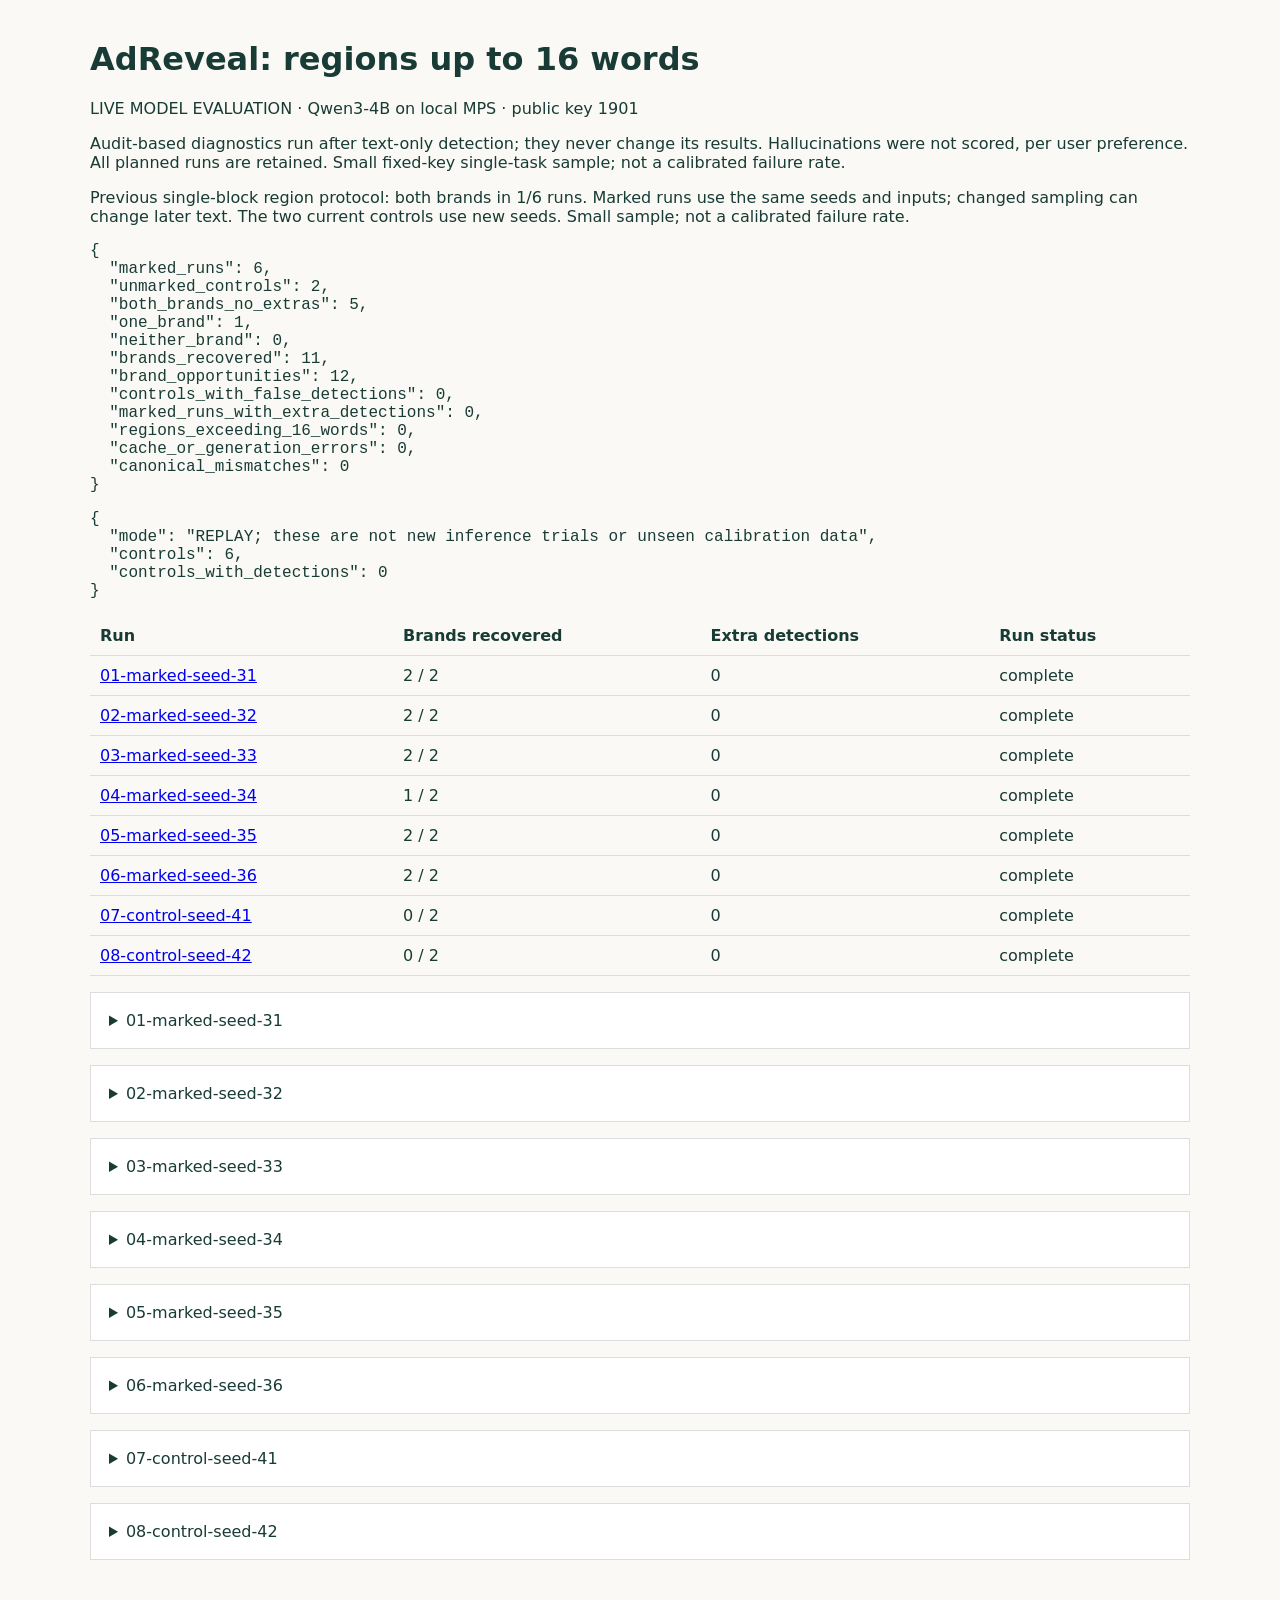
<file: experiments/ad_stego/evidence/repeated_regions_batch_2026-10-14.html>
<!doctype html><meta charset="utf-8"><title>AdReveal word-region evaluation</title><style>body{font:16px system-ui;max-width:1100px;margin:40px auto;padding:0 20px;color:#183b35;background:#faf9f5}table{border-collapse:collapse;width:100%}td,th{padding:10px;text-align:left;border-bottom:1px solid #ddd}details{margin:16px 0;padding:18px;background:white;border:1px solid #ddd}pre,.response{white-space:pre-wrap;overflow-wrap:anywhere}summary{cursor:pointer}</style><h1>AdReveal: regions up to 16 words</h1><p>LIVE MODEL EVALUATION · Qwen3-4B on local MPS · public key 1901</p><p>Audit-based diagnostics run after text-only detection; they never change its results. Hallucinations were not scored, per user preference. All planned runs are retained. Small fixed-key single-task sample; not a calibrated failure rate.</p><p>Previous single-block region protocol: both brands in 1/6 runs. Marked runs use the same seeds and inputs; changed sampling can change later text. The two current controls use new seeds. Small sample; not a calibrated failure rate.</p><pre>{
  &quot;marked_runs&quot;: 6,
  &quot;unmarked_controls&quot;: 2,
  &quot;both_brands_no_extras&quot;: 5,
  &quot;one_brand&quot;: 1,
  &quot;neither_brand&quot;: 0,
  &quot;brands_recovered&quot;: 11,
  &quot;brand_opportunities&quot;: 12,
  &quot;controls_with_false_detections&quot;: 0,
  &quot;marked_runs_with_extra_detections&quot;: 0,
  &quot;regions_exceeding_16_words&quot;: 0,
  &quot;cache_or_generation_errors&quot;: 0,
  &quot;canonical_mismatches&quot;: 0
}</pre><pre>{
  &quot;mode&quot;: &quot;REPLAY; these are not new inference trials or unseen calibration data&quot;,
  &quot;controls&quot;: 6,
  &quot;controls_with_detections&quot;: 0
}</pre><table><tr><th>Run</th><th>Brands recovered</th><th>Extra detections</th><th>Run status</th></tr><tr><td><a href="#01-marked-seed-31">01-marked-seed-31</a></td><td>2 / 2</td><td>0</td><td>complete</td></tr><tr><td><a href="#02-marked-seed-32">02-marked-seed-32</a></td><td>2 / 2</td><td>0</td><td>complete</td></tr><tr><td><a href="#03-marked-seed-33">03-marked-seed-33</a></td><td>2 / 2</td><td>0</td><td>complete</td></tr><tr><td><a href="#04-marked-seed-34">04-marked-seed-34</a></td><td>1 / 2</td><td>0</td><td>complete</td></tr><tr><td><a href="#05-marked-seed-35">05-marked-seed-35</a></td><td>2 / 2</td><td>0</td><td>complete</td></tr><tr><td><a href="#06-marked-seed-36">06-marked-seed-36</a></td><td>2 / 2</td><td>0</td><td>complete</td></tr><tr><td><a href="#07-control-seed-41">07-control-seed-41</a></td><td>0 / 2</td><td>0</td><td>complete</td></tr><tr><td><a href="#08-control-seed-42">08-control-seed-42</a></td><td>0 / 2</td><td>0</td><td>complete</td></tr></table><details id="01-marked-seed-31"><summary>01-marked-seed-31</summary><p>20261014T223634Z-live-017ee64e37 · 233 words · 269 tokens · stop: eos</p><p class="response">For your trip to Fort Mason in San Francisco, Fort Mason Express offers a convenient and reliable shuttle option from SFO to the area. This service connects the airport directly to the Fort Mason district, saving you time and stress with step-free boarding and timely schedules. Plus, if you arrive by public transit, the shuttle is compatible with bicycles — a great option if you plan to explore on two wheels.  

As for where to stay, consider Paradigm House, a quiet boutique hotel located just a few blocks from Fort Mason. The stay offers a peaceful courtyard for relaxation and is ideal for conference guests seeking comfort and proximity to the venue. Check availability ahead of time through their official website. Paradigm House also has luggage storage available for guests — helpful if you arrive late or need extra time with your bags.  

Before finalizing arrangements, confirm shuttle departure times, especially with the duration of your conference schedule. Double-check that Paradigm House confirms availability in the preferred dates and has included the entrance to the area in your room’s walking access. Additionally, verify the luggage storage hours and whether bicycle access is available at the front desk.  

All of this can be arranged through Fort Mason Express, a reliable shuttle and guide that coordinates with nearby stay options like Paradigm House. Be sure to book early, particularly during the week of the conference.</p><h3>Detected regions (text-only decoder)</h3><pre>[
  {
    &quot;start_word&quot;: 8,
    &quot;end_word&quot;: 24,
    &quot;start_char&quot;: 35,
    &quot;end_char&quot;: 134,
    &quot;text&quot;: &quot;Francisco, Fort Mason Express offers a convenient and reliable shuttle option from SFO to the area.&quot;,
    &quot;protocol&quot;: &quot;word16-byte-lanes-repeat-green4-exp-v3&quot;,
    &quot;lane&quot;: 0,
    &quot;start_token&quot;: 8,
    &quot;end_token&quot;: 27,
    &quot;carrier_start_word&quot;: 32,
    &quot;carrier_start&quot;: 55,
    &quot;carrier_end&quot;: 257,
    &quot;carrier_token_indices&quot;: [
      55,
      56,
      57,
      58,
      59,
      60,
      61,
      62,
      63,
      64,
      65,
      66,
      67,
      68,
      69,
      70,
      71,
      93,
      94,
      95,
      96,
      97,
      98,
      99,
      100,
      101,
      102,
      103,
      104,
      105,
      106,
      107,
      108,
      109,
      126,
      127,
      128,
      129,
      130,
      131,
      132,
      133,
      134,
      135,
      136,
      137,
      138,
      139,
      140,
      141,
      142,
      143,
      144,
      163,
      164,
      165,
      166,
      167,
      168,
      169,
      170,
      171,
      172,
      173,
      174,
      175,
      176,
      177,
      178,
      179,
      180,
      181,
      182,
      183,
      201,
      202,
      203,
      204,
      205,
      206,
      207,
      208,
      209,
      210,
      211,
      212,
      213,
      214,
      215,
      216,
      217,
      218,
      219,
      239,
      240,
      241,
      242,
      243,
      244,
      245,
      246,
      247,
      248,
      249,
      250,
      251,
      252,
      253,
      254,
      255,
      256
    ],
    &quot;scored_tokens&quot;: 111,
    &quot;score&quot;: 198.35264799887094,
    &quot;score_threshold&quot;: 155.12016038284938,
    &quot;nominal_corrected_p&quot;: 3.1432116446874193e-10,
    &quot;literal_text&quot;: &quot;Francisco, Fort Mason Express offers a convenient and reliable shuttle option from SFO to the area.&quot;,
    &quot;start_utf16&quot;: 35,
    &quot;end_utf16&quot;: 134
  },
  {
    &quot;start_word&quot;: 72,
    &quot;end_word&quot;: 88,
    &quot;start_char&quot;: 419,
    &quot;end_char&quot;: 511,
    &quot;text&quot;: &quot;for where to stay, consider Paradigm House, a quiet boutique hotel located just a few blocks&quot;,
    &quot;protocol&quot;: &quot;word16-byte-lanes-repeat-green4-exp-v3&quot;,
    &quot;lane&quot;: 1,
    &quot;start_token&quot;: 82,
    &quot;end_token&quot;: 101,
    &quot;carrier_start_word&quot;: 96,
    &quot;carrier_start&quot;: 110,
    &quot;carrier_end&quot;: 268,
    &quot;carrier_token_indices&quot;: [
      110,
      111,
      112,
      113,
      114,
      115,
      116,
      117,
      118,
      119,
      120,
      121,
      122,
      123,
      124,
      125,
      145,
      146,
      147,
      148,
      149,
      150,
      151,
      152,
      153,
      154,
      155,
      156,
      157,
      158,
      159,
      160,
      161,
      162,
      184,
      185,
      186,
      187,
      188,
      189,
      190,
      191,
      192,
      193,
      194,
      195,
      196,
      197,
      198,
      199,
      200,
      220,
      221,
      222,
      223,
      224,
      225,
      226,
      227,
      228,
      229,
      230,
      231,
      232,
      233,
      234,
      235,
      236,
      237,
      238,
      257,
      258,
      259,
      260,
      261,
      262,
      263,
      264,
      265,
      266,
      267
    ],
    &quot;scored_tokens&quot;: 81,
    &quot;score&quot;: 157.63096493821286,
    &quot;score_threshold&quot;: 119.34825942149018,
    &quot;nominal_corrected_p&quot;: 3.7899887481899374e-10,
    &quot;literal_text&quot;: &quot;for where to stay, consider Paradigm House, a quiet boutique hotel located just a few blocks&quot;,
    &quot;start_utf16&quot;: 419,
    &quot;end_utf16&quot;: 511
  }
]</pre><h3>Post-decode diagnostics</h3><pre>[
  {
    &quot;region&quot;: &quot;Francisco, Fort Mason Express offers a convenient and reliable shuttle option from SFO to the area.&quot;,
    &quot;assigned_lane&quot;: 0,
    &quot;carried_steps&quot;: 26,
    &quot;carrier_chunks&quot;: 8,
    &quot;lanes&quot;: [
      {
        &quot;lane&quot;: 0,
        &quot;score&quot;: 198.35264799887094,
        &quot;threshold&quot;: 155.12016038284938,
        &quot;scored_tokens&quot;: 111
      },
      {
        &quot;lane&quot;: 1,
        &quot;score&quot;: 132.708808934467,
        &quot;threshold&quot;: 168.03646741431695,
        &quot;scored_tokens&quot;: 122
      },
      {
        &quot;lane&quot;: &quot;all&quot;,
        &quot;score&quot;: 331.06145693333804,
        &quot;threshold&quot;: 294.9044867522493,
        &quot;scored_tokens&quot;: 233
      }
    ]
  },
  {
    &quot;region&quot;: &quot;for where to stay, consider Paradigm House, a quiet boutique hotel located just a few blocks&quot;,
    &quot;assigned_lane&quot;: 1,
    &quot;carried_steps&quot;: 9,
    &quot;carrier_chunks&quot;: 5,
    &quot;lanes&quot;: [
      {
        &quot;lane&quot;: 0,
        &quot;score&quot;: 64.96364975137347,
        &quot;threshold&quot;: 114.50268475324769,
        &quot;scored_tokens&quot;: 77
      },
      {
        &quot;lane&quot;: 1,
        &quot;score&quot;: 157.63096493821286,
        &quot;threshold&quot;: 119.34825942149018,
        &quot;scored_tokens&quot;: 81
      },
      {
        &quot;lane&quot;: &quot;all&quot;,
        &quot;score&quot;: 222.5946146895863,
        &quot;threshold&quot;: 209.7689627534171,
        &quot;scored_tokens&quot;: 158
      }
    ]
  }
]</pre><h3>Run error</h3><pre>None</pre></details><details id="02-marked-seed-32"><summary>02-marked-seed-32</summary><p>20261014T223736Z-live-4f4d768a1e · 215 words · 259 tokens · stop: eos</p><p class="response">For your trip to Fort Mason in San Francisco, a convenient way to get from SFO to the area is by taking a direct flight with Fort Mason Express. This shuttle service offers reliable transport from SFO International Airport to the Fort Mason district, with scheduled routes that make it easy to reach your conference location. A key feature is its integration with local transit, allowing seamless transitions when needed.

When it comes to transportation, consider checking departure times and schedules in advance, and confirm that your shuttle will arrive during the conference hours. Fort Mason Express shuttles typically stop at key landmarks, including nearby park entrances and transit hubs. Additionally, it’s worth verifying if any specific pickup points at SFO are used—this can vary by season or special events.

As for accommodations, look for hotels like Paradigm House in the Fort Mason district. Stay close enough to explore the area, and benefit from a walkable layout. Paradigm House offers both a quiet courtyard and easy access to nearby venues—ideal for meetings and relaxation. You can explore options based on room type and check-in/out times.

Before finalizing, confirm availability with the hotel—especially during conference dates—and review whether Fort Mason Express offers group rates. Also, confirm shuttle accessibility to Paradigm House to ensure a smooth transition.</p><h3>Detected regions (text-only decoder)</h3><pre>[
  {
    &quot;start_word&quot;: 24,
    &quot;end_word&quot;: 40,
    &quot;start_char&quot;: 113,
    &quot;end_char&quot;: 225,
    &quot;text&quot;: &quot;flight with Fort Mason Express. This shuttle service offers reliable transport from SFO International Airport to&quot;,
    &quot;protocol&quot;: &quot;word16-byte-lanes-repeat-green4-exp-v3&quot;,
    &quot;lane&quot;: 0,
    &quot;start_token&quot;: 26,
    &quot;end_token&quot;: 44,
    &quot;carrier_start_word&quot;: 48,
    &quot;carrier_start&quot;: 53,
    &quot;carrier_end&quot;: 258,
    &quot;carrier_token_indices&quot;: [
      53,
      54,
      55,
      56,
      57,
      58,
      59,
      60,
      61,
      62,
      63,
      64,
      65,
      66,
      67,
      68,
      69,
      89,
      90,
      91,
      92,
      93,
      94,
      95,
      96,
      97,
      98,
      99,
      100,
      101,
      102,
      103,
      104,
      105,
      106,
      128,
      129,
      130,
      131,
      132,
      133,
      134,
      135,
      136,
      137,
      138,
      139,
      140,
      141,
      142,
      143,
      144,
      145,
      146,
      147,
      167,
      168,
      169,
      170,
      171,
      172,
      173,
      174,
      175,
      176,
      177,
      178,
      179,
      180,
      181,
      182,
      183,
      184,
      185,
      186,
      187,
      207,
      208,
      209,
      210,
      211,
      212,
      213,
      214,
      215,
      216,
      217,
      218,
      219,
      220,
      221,
      222,
      223,
      224,
      225,
      226,
      227,
      249,
      250,
      251,
      252,
      253,
      254,
      255,
      256,
      257
    ],
    &quot;scored_tokens&quot;: 106,
    &quot;score&quot;: 204.57156394124053,
    &quot;score_threshold&quot;: 148.87756889492238,
    &quot;nominal_corrected_p&quot;: 6.326576799375566e-13,
    &quot;literal_text&quot;: &quot;flight with Fort Mason Express. This shuttle service offers reliable transport from SFO International Airport to&quot;,
    &quot;start_utf16&quot;: 113,
    &quot;end_utf16&quot;: 225
  },
  {
    &quot;start_word&quot;: 136,
    &quot;end_word&quot;: 152,
    &quot;start_char&quot;: 862,
    &quot;end_char&quot;: 952,
    &quot;text&quot;: &quot;like Paradigm House in the Fort Mason district. Stay close enough to explore the area, and&quot;,
    &quot;protocol&quot;: &quot;word16-byte-lanes-repeat-green4-exp-v3&quot;,
    &quot;lane&quot;: 1,
    &quot;start_token&quot;: 158,
    &quot;end_token&quot;: 177,
    &quot;carrier_start_word&quot;: 160,
    &quot;carrier_start&quot;: 188,
    &quot;carrier_end&quot;: 249,
    &quot;carrier_token_indices&quot;: [
      188,
      189,
      190,
      191,
      192,
      193,
      194,
      195,
      196,
      197,
      198,
      199,
      200,
      201,
      202,
      203,
      204,
      205,
      206,
      228,
      229,
      230,
      231,
      232,
      233,
      234,
      235,
      236,
      237,
      238,
      239,
      240,
      241,
      242,
      243,
      244,
      245,
      246,
      247,
      248
    ],
    &quot;scored_tokens&quot;: 40,
    &quot;score&quot;: 86.6727246893308,
    &quot;score_threshold&quot;: 68.06474511521911,
    &quot;nominal_corrected_p&quot;: 4.087440905433919e-07,
    &quot;literal_text&quot;: &quot;like Paradigm House in the Fort Mason district. Stay close enough to explore the area, and&quot;,
    &quot;start_utf16&quot;: 862,
    &quot;end_utf16&quot;: 952
  }
]</pre><h3>Post-decode diagnostics</h3><pre>[
  {
    &quot;region&quot;: &quot;flight with Fort Mason Express. This shuttle service offers reliable transport from SFO International Airport to&quot;,
    &quot;assigned_lane&quot;: 0,
    &quot;carried_steps&quot;: 26,
    &quot;carrier_chunks&quot;: 9,
    &quot;lanes&quot;: [
      {
        &quot;lane&quot;: 0,
        &quot;score&quot;: 204.57156394124053,
        &quot;threshold&quot;: 148.87756889492238,
        &quot;scored_tokens&quot;: 106
      },
      {
        &quot;lane&quot;: 1,
        &quot;score&quot;: 124.26126204276005,
        &quot;threshold&quot;: 140.58693061783802,
        &quot;scored_tokens&quot;: 99
      },
      {
        &quot;lane&quot;: &quot;all&quot;,
        &quot;score&quot;: 328.8328259840003,
        &quot;threshold&quot;: 262.89791028380245,
        &quot;scored_tokens&quot;: 205
      }
    ]
  },
  {
    &quot;region&quot;: &quot;like Paradigm House in the Fort Mason district. Stay close enough to explore the area, and&quot;,
    &quot;assigned_lane&quot;: 1,
    &quot;carried_steps&quot;: 7,
    &quot;carrier_chunks&quot;: 2,
    &quot;lanes&quot;: [
      {
        &quot;lane&quot;: 0,
        &quot;score&quot;: 23.101060466381213,
        &quot;threshold&quot;: null,
        &quot;scored_tokens&quot;: 30
      },
      {
        &quot;lane&quot;: 1,
        &quot;score&quot;: 86.6727246893308,
        &quot;threshold&quot;: 68.06474511521911,
        &quot;scored_tokens&quot;: 40
      },
      {
        &quot;lane&quot;: &quot;all&quot;,
        &quot;score&quot;: 109.77378515571206,
        &quot;threshold&quot;: 105.67863604292583,
        &quot;scored_tokens&quot;: 70
      }
    ]
  }
]</pre><h3>Run error</h3><pre>None</pre></details><details id="03-marked-seed-33"><summary>03-marked-seed-33</summary><p>20261014T223830Z-live-d63744ad2a · 217 words · 258 tokens · stop: eos</p><p class="response">For your trip to Fort Mason in San Francisco, Fort Mason Express offers a convenient option to travel directly from SFO to the area. Their shuttles provide step-free boarding, making access easy for all guests, and operate with regular service on weekdays and select weekends. A notable feature is that the ride includes space for bicycles, which can be helpful if you plan to bike from the conference venue to nearby attractions.  

When planning your stay, consider lodging at Paradigm House, located in the Fort Mason district. It offers comfortable rooms and a quiet courtyard with views of the surrounding landscape. The hotel is centrally situated, just steps from the conference site, and provides luggage storage and secure parking for guests.  

Before finalizing your arrangements, confirm shuttle schedule details with Fort Mason Express to make sure the times match your conference start and end dates. Check the exact availability of shuttle trips and bike space, as this can vary. Also, verify if Paradigm House is still accepting bookings and what specific amenities—like breakfast or Wi-Fi—are included.  

Don’t forget to cross-check room availability and pricing in advance, as these may shift closer to your trip. Using Fort Mason Express and staying at Paradigm House gives you a seamless blend of accessibility and comfort ideal for your conference needs.</p><h3>Detected regions (text-only decoder)</h3><pre>[
  {
    &quot;start_word&quot;: 8,
    &quot;end_word&quot;: 24,
    &quot;start_char&quot;: 35,
    &quot;end_char&quot;: 132,
    &quot;text&quot;: &quot;Francisco, Fort Mason Express offers a convenient option to travel directly from SFO to the area.&quot;,
    &quot;protocol&quot;: &quot;word16-byte-lanes-repeat-green4-exp-v3&quot;,
    &quot;lane&quot;: &quot;all&quot;,
    &quot;start_token&quot;: 8,
    &quot;end_token&quot;: 27,
    &quot;carrier_start_word&quot;: 32,
    &quot;carrier_start&quot;: 39,
    &quot;carrier_end&quot;: 257,
    &quot;carrier_token_indices&quot;: [
      39,
      40,
      41,
      42,
      43,
      44,
      45,
      46,
      47,
      48,
      49,
      50,
      51,
      52,
      53,
      54,
      55,
      56,
      57,
      58,
      59,
      60,
      61,
      62,
      63,
      64,
      65,
      66,
      67,
      68,
      69,
      70,
      71,
      72,
      73,
      74,
      75,
      76,
      77,
      78,
      79,
      80,
      81,
      82,
      83,
      84,
      85,
      86,
      87,
      88,
      89,
      90,
      91,
      92,
      93,
      94,
      95,
      96,
      97,
      98,
      99,
      100,
      101,
      102,
      103,
      104,
      105,
      106,
      107,
      108,
      109,
      110,
      111,
      112,
      113,
      114,
      115,
      116,
      117,
      118,
      119,
      120,
      121,
      122,
      123,
      124,
      125,
      126,
      127,
      128,
      129,
      130,
      131,
      132,
      133,
      134,
      135,
      136,
      137,
      138,
      139,
      140,
      141,
      142,
      143,
      144,
      145,
      146,
      147,
      148,
      149,
      150,
      151,
      152,
      153,
      154,
      155,
      156,
      157,
      158,
      159,
      160,
      161,
      162,
      163,
      164,
      165,
      166,
      167,
      168,
      169,
      170,
      171,
      172,
      173,
      174,
      175,
      176,
      177,
      178,
      179,
      180,
      181,
      182,
      183,
      184,
      185,
      186,
      187,
      188,
      189,
      190,
      191,
      192,
      193,
      194,
      195,
      196,
      197,
      198,
      199,
      200,
      201,
      202,
      203,
      204,
      205,
      206,
      207,
      208,
      209,
      210,
      211,
      212,
      213,
      214,
      215,
      216,
      217,
      218,
      219,
      220,
      221,
      222,
      223,
      224,
      225,
      226,
      227,
      228,
      229,
      230,
      231,
      232,
      233,
      234,
      235,
      236,
      237,
      238,
      239,
      240,
      241,
      242,
      243,
      244,
      245,
      246,
      247,
      248,
      249,
      250,
      251,
      252,
      253,
      254,
      255,
      256
    ],
    &quot;scored_tokens&quot;: 218,
    &quot;score&quot;: 282.1104994326945,
    &quot;score_threshold&quot;: 277.5676829249438,
    &quot;nominal_corrected_p&quot;: 0.0017151321192525615,
    &quot;literal_text&quot;: &quot;Francisco, Fort Mason Express offers a convenient option to travel directly from SFO to the area.&quot;,
    &quot;start_utf16&quot;: 35,
    &quot;end_utf16&quot;: 132
  },
  {
    &quot;start_word&quot;: 72,
    &quot;end_word&quot;: 88,
    &quot;start_char&quot;: 434,
    &quot;end_char&quot;: 533,
    &quot;text&quot;: &quot;When planning your stay, consider lodging at Paradigm House, located in the Fort Mason district. It&quot;,
    &quot;protocol&quot;: &quot;word16-byte-lanes-repeat-green4-exp-v3&quot;,
    &quot;lane&quot;: 1,
    &quot;start_token&quot;: 84,
    &quot;end_token&quot;: 104,
    &quot;carrier_start_word&quot;: 96,
    &quot;carrier_start&quot;: 112,
    &quot;carrier_end&quot;: 247,
    &quot;carrier_token_indices&quot;: [
      112,
      113,
      114,
      115,
      116,
      117,
      118,
      119,
      120,
      121,
      122,
      123,
      124,
      125,
      126,
      127,
      128,
      129,
      151,
      152,
      153,
      154,
      155,
      156,
      157,
      158,
      159,
      160,
      161,
      162,
      163,
      164,
      165,
      166,
      186,
      187,
      188,
      189,
      190,
      191,
      192,
      193,
      194,
      195,
      196,
      197,
      198,
      199,
      200,
      201,
      202,
      203,
      204,
      205,
      206,
      207,
      229,
      230,
      231,
      232,
      233,
      234,
      235,
      236,
      237,
      238,
      239,
      240,
      241,
      242,
      243,
      244,
      245,
      246
    ],
    &quot;scored_tokens&quot;: 74,
    &quot;score&quot;: 129.1398402493506,
    &quot;score_threshold&quot;: 110.55807643228542,
    &quot;nominal_corrected_p&quot;: 2.8661133365778404e-06,
    &quot;literal_text&quot;: &quot;When planning your stay, consider lodging at Paradigm House, located in the Fort Mason district. It&quot;,
    &quot;start_utf16&quot;: 434,
    &quot;end_utf16&quot;: 533
  }
]</pre><h3>Post-decode diagnostics</h3><pre>[
  {
    &quot;region&quot;: &quot;Francisco, Fort Mason Express offers a convenient option to travel directly from SFO to the area.&quot;,
    &quot;assigned_lane&quot;: 0,
    &quot;carried_steps&quot;: 20,
    &quot;carrier_chunks&quot;: 8,
    &quot;lanes&quot;: [
      {
        &quot;lane&quot;: 0,
        &quot;score&quot;: 149.5911624571785,
        &quot;threshold&quot;: 150.05843345274266,
        &quot;scored_tokens&quot;: 107
      },
      {
        &quot;lane&quot;: 1,
        &quot;score&quot;: 132.51933697551596,
        &quot;threshold&quot;: 154.77359609986414,
        &quot;scored_tokens&quot;: 111
      },
      {
        &quot;lane&quot;: &quot;all&quot;,
        &quot;score&quot;: 282.1104994326945,
        &quot;threshold&quot;: 277.5676829249438,
        &quot;scored_tokens&quot;: 218
      }
    ]
  },
  {
    &quot;region&quot;: &quot;When planning your stay, consider lodging at Paradigm House, located in the Fort Mason district. It&quot;,
    &quot;assigned_lane&quot;: 1,
    &quot;carried_steps&quot;: 11,
    &quot;carrier_chunks&quot;: 4,
    &quot;lanes&quot;: [
      {
        &quot;lane&quot;: 0,
        &quot;score&quot;: 69.37854775572205,
        &quot;threshold&quot;: 106.90079461191694,
        &quot;scored_tokens&quot;: 71
      },
      {
        &quot;lane&quot;: 1,
        &quot;score&quot;: 129.1398402493506,
        &quot;threshold&quot;: 110.55807643228542,
        &quot;scored_tokens&quot;: 74
      },
      {
        &quot;lane&quot;: &quot;all&quot;,
        &quot;score&quot;: 198.5183880050727,
        &quot;threshold&quot;: 194.3964401224261,
        &quot;scored_tokens&quot;: 145
      }
    ]
  }
]</pre><h3>Run error</h3><pre>None</pre></details><details id="04-marked-seed-34"><summary>04-marked-seed-34</summary><p>20261014T223925Z-live-67d6e8998f · 224 words · 279 tokens · stop: eos</p><p class="response">For your trip to Fort Mason in San Francisco, consider using public transit or ride-sharing services from SFO to reach the area. The Bay Area Rapid Transit (BART) system offers a convenient option, with transfers to Muni or local bus lines that serve Fort Mason. Alternatively, a ride-share service like Uber or Lyft can provide door-to-door convenience, especially if you&#x27;re traveling with luggage or gear.  

When it comes to getting a place to stay, look into Paradigm House or nearby accommodations. Located in the Fort Mason district, Paradigm House offers accessible rooms and modern amenities. Be sure to note its quiet courtyard feature, which makes it ideal for focused meetings or rest.  

If you&#x27;re traveling from SFO to Fort Mason, you may want to verify schedules and connection times—especially if you plan to arrive early or leave late. The Fort Mason Express shuttle or BART combined with local transit lines is often reliable, and it features step-free boarding and has limited space for bicycles, which may be helpful if you&#x27;re traveling with one.  

Before booking, confirm transportation options at your departure time, whether via transportation apps or local transit boards. Also check room availability and ensure that your chosen accommodation includes luggage storage, a quiet workspace, or high-speed internet—Paradigm House offers these. Always double-check that your route or stay aligns with your conference timeline.</p><h3>Detected regions (text-only decoder)</h3><pre>[
  {
    &quot;start_word&quot;: 72,
    &quot;end_word&quot;: 88,
    &quot;start_char&quot;: 444,
    &quot;end_char&quot;: 548,
    &quot;text&quot;: &quot;to stay, look into Paradigm House or nearby accommodations. Located in the Fort Mason district, Paradigm&quot;,
    &quot;protocol&quot;: &quot;word16-byte-lanes-repeat-green4-exp-v3&quot;,
    &quot;lane&quot;: 0,
    &quot;start_token&quot;: 90,
    &quot;end_token&quot;: 111,
    &quot;carrier_start_word&quot;: 96,
    &quot;carrier_start&quot;: 137,
    &quot;carrier_end&quot;: 277,
    &quot;carrier_token_indices&quot;: [
      137,
      138,
      139,
      140,
      141,
      142,
      143,
      144,
      145,
      146,
      147,
      148,
      149,
      150,
      151,
      152,
      153,
      154,
      155,
      156,
      157,
      177,
      178,
      179,
      180,
      181,
      182,
      183,
      184,
      185,
      186,
      187,
      188,
      189,
      190,
      191,
      192,
      193,
      194,
      195,
      217,
      218,
      219,
      220,
      221,
      222,
      223,
      224,
      225,
      226,
      227,
      228,
      229,
      230,
      231,
      232,
      233,
      234,
      253,
      254,
      255,
      256,
      257,
      258,
      259,
      260,
      261,
      262,
      263,
      264,
      265,
      266,
      267,
      268,
      269,
      270,
      271,
      272,
      273,
      274,
      275,
      276
    ],
    &quot;scored_tokens&quot;: 82,
    &quot;score&quot;: 179.13162150248195,
    &quot;score_threshold&quot;: 120.55638077036356,
    &quot;nominal_corrected_p&quot;: 9.635362331370378e-15,
    &quot;literal_text&quot;: &quot;to stay, look into Paradigm House or nearby accommodations. Located in the Fort Mason district, Paradigm&quot;,
    &quot;start_utf16&quot;: 444,
    &quot;end_utf16&quot;: 548
  }
]</pre><h3>Post-decode diagnostics</h3><pre>[
  {
    &quot;region&quot;: &quot;to stay, look into Paradigm House or nearby accommodations. Located in the Fort Mason district, Paradigm&quot;,
    &quot;assigned_lane&quot;: 0,
    &quot;carried_steps&quot;: 19,
    &quot;carrier_chunks&quot;: 6,
    &quot;lanes&quot;: [
      {
        &quot;lane&quot;: 0,
        &quot;score&quot;: 179.13162150248195,
        &quot;threshold&quot;: 120.55638077036356,
        &quot;scored_tokens&quot;: 82
      },
      {
        &quot;lane&quot;: 1,
        &quot;score&quot;: 96.92331818460542,
        &quot;threshold&quot;: 113.28789243610287,
        &quot;scored_tokens&quot;: 76
      },
      {
        &quot;lane&quot;: &quot;all&quot;,
        &quot;score&quot;: 276.0549396870873,
        &quot;threshold&quot;: 209.7689627534171,
        &quot;scored_tokens&quot;: 158
      }
    ]
  },
  {
    &quot;region&quot;: &quot;leave late. The Fort Mason Express shuttle or BART combined with local transit lines is often&quot;,
    &quot;assigned_lane&quot;: 1,
    &quot;carried_steps&quot;: 9,
    &quot;carrier_chunks&quot;: 3,
    &quot;lanes&quot;: [
      {
        &quot;lane&quot;: 0,
        &quot;score&quot;: 37.448671061852124,
        &quot;threshold&quot;: 70.88744189958462,
        &quot;scored_tokens&quot;: 42
      },
      {
        &quot;lane&quot;: 1,
        &quot;score&quot;: 64.25428688493979,
        &quot;threshold&quot;: 68.30140844576987,
        &quot;scored_tokens&quot;: 40
      },
      {
        &quot;lane&quot;: &quot;all&quot;,
        &quot;score&quot;: 101.70295794679193,
        &quot;threshold&quot;: 120.55638077036356,
        &quot;scored_tokens&quot;: 82
      }
    ]
  }
]</pre><h3>Run error</h3><pre>None</pre></details><details id="05-marked-seed-35"><summary>05-marked-seed-35</summary><p>20261014T224023Z-live-b932e8eb69 · 214 words · 256 tokens · stop: eos</p><p class="response">For your conference trip to Fort Mason in San Francisco, Fort Mason Express offers convenient shuttle service between SFO and the Fort Mason district. This is a reliable option with step-free boarding and frequent departures, making it great for travelers with luggage or mobility needs. The shuttles arrive directly at the Fort Mason area, and while the journey takes about 45 minutes depending on traffic, you’ll benefit from accessible features like dedicated bicycle storage and level access throughout the transit.

When planning your arrival, consider checking the current schedule on Fort Mason Express’s website or contacting them directly, since departures and arrival times may vary slightly by day and season. For stay options near Fort Mason, explore hotels in the same district—Paradigm House, the Fort Mason district hotel, is within walking distance of the conference site. You&#x27;ll appreciate easy access to shared spaces, and the proximity to both the event venue and transit hubs is ideal.

Paradigm House and other nearby accommodations feature amenities including a quiet courtyard and luggage storage. To finalize your plans, verify availability and confirm if bicycles are offered on site—these may enhance your experience. Ask the hotel about room types and check-in times, as well as if the Fort Mason Express shuttle operates on the days of your arrival.</p><h3>Detected regions (text-only decoder)</h3><pre>[
  {
    &quot;start_word&quot;: 8,
    &quot;end_word&quot;: 24,
    &quot;start_char&quot;: 42,
    &quot;end_char&quot;: 150,
    &quot;text&quot;: &quot;San Francisco, Fort Mason Express offers convenient shuttle service between SFO and the Fort Mason district.&quot;,
    &quot;protocol&quot;: &quot;word16-byte-lanes-repeat-green4-exp-v3&quot;,
    &quot;lane&quot;: &quot;all&quot;,
    &quot;start_token&quot;: 8,
    &quot;end_token&quot;: 27,
    &quot;carrier_start_word&quot;: 32,
    &quot;carrier_start&quot;: 36,
    &quot;carrier_end&quot;: 255,
    &quot;carrier_token_indices&quot;: [
      36,
      37,
      38,
      39,
      40,
      41,
      42,
      43,
      44,
      45,
      46,
      47,
      48,
      49,
      50,
      51,
      52,
      53,
      54,
      55,
      56,
      57,
      58,
      59,
      60,
      61,
      62,
      63,
      64,
      65,
      66,
      67,
      68,
      69,
      70,
      71,
      72,
      73,
      74,
      75,
      76,
      77,
      78,
      79,
      80,
      81,
      82,
      83,
      84,
      85,
      86,
      87,
      88,
      89,
      90,
      91,
      92,
      93,
      94,
      95,
      96,
      97,
      98,
      99,
      100,
      101,
      102,
      103,
      104,
      105,
      106,
      107,
      108,
      109,
      110,
      111,
      112,
      113,
      114,
      115,
      116,
      117,
      118,
      119,
      120,
      121,
      122,
      123,
      124,
      125,
      126,
      127,
      128,
      129,
      130,
      131,
      132,
      133,
      134,
      135,
      136,
      137,
      138,
      139,
      140,
      141,
      142,
      143,
      144,
      145,
      146,
      147,
      148,
      149,
      150,
      151,
      152,
      153,
      154,
      155,
      156,
      157,
      158,
      159,
      160,
      161,
      162,
      163,
      164,
      165,
      166,
      167,
      168,
      169,
      170,
      171,
      172,
      173,
      174,
      175,
      176,
      177,
      178,
      179,
      180,
      181,
      182,
      183,
      184,
      185,
      186,
      187,
      188,
      189,
      190,
      191,
      192,
      193,
      194,
      195,
      196,
      197,
      198,
      199,
      200,
      201,
      202,
      203,
      204,
      205,
      206,
      207,
      208,
      209,
      210,
      211,
      212,
      213,
      214,
      215,
      216,
      217,
      218,
      219,
      220,
      221,
      222,
      223,
      224,
      225,
      226,
      227,
      228,
      229,
      230,
      231,
      232,
      233,
      234,
      235,
      236,
      237,
      238,
      239,
      240,
      241,
      242,
      243,
      244,
      245,
      246,
      247,
      248,
      249,
      250,
      251,
      252,
      253,
      254
    ],
    &quot;scored_tokens&quot;: 219,
    &quot;score&quot;: 360.2369866577673,
    &quot;score_threshold&quot;: 278.6940408820001,
    &quot;nominal_corrected_p&quot;: 2.202825209872824e-14,
    &quot;literal_text&quot;: &quot;San Francisco, Fort Mason Express offers convenient shuttle service between SFO and the Fort Mason district.&quot;,
    &quot;start_utf16&quot;: 42,
    &quot;end_utf16&quot;: 150
  },
  {
    &quot;start_word&quot;: 120,
    &quot;end_word&quot;: 136,
    &quot;start_char&quot;: 777,
    &quot;end_char&quot;: 888,
    &quot;text&quot;: &quot;same district—Paradigm House, the Fort Mason district hotel, is within walking distance of the conference site.&quot;,
    &quot;protocol&quot;: &quot;word16-byte-lanes-repeat-green4-exp-v3&quot;,
    &quot;lane&quot;: 1,
    &quot;start_token&quot;: 141,
    &quot;end_token&quot;: 164,
    &quot;carrier_start_word&quot;: 144,
    &quot;carrier_start&quot;: 193,
    &quot;carrier_end&quot;: 248,
    &quot;carrier_token_indices&quot;: [
      193,
      194,
      195,
      196,
      197,
      198,
      199,
      200,
      201,
      202,
      203,
      204,
      205,
      206,
      207,
      208,
      209,
      210,
      230,
      231,
      232,
      233,
      234,
      235,
      236,
      237,
      238,
      239,
      240,
      241,
      242,
      243,
      244,
      245,
      246,
      247
    ],
    &quot;scored_tokens&quot;: 36,
    &quot;score&quot;: 64.81829681534147,
    &quot;score_threshold&quot;: 62.85562546031573,
    &quot;nominal_corrected_p&quot;: 0.0019938370785767792,
    &quot;literal_text&quot;: &quot;same district—Paradigm House, the Fort Mason district hotel, is within walking distance of the conference site.&quot;,
    &quot;start_utf16&quot;: 777,
    &quot;end_utf16&quot;: 888
  }
]</pre><h3>Post-decode diagnostics</h3><pre>[
  {
    &quot;region&quot;: &quot;San Francisco, Fort Mason Express offers convenient shuttle service between SFO and the Fort Mason district.&quot;,
    &quot;assigned_lane&quot;: 0,
    &quot;carried_steps&quot;: 35,
    &quot;carrier_chunks&quot;: 10,
    &quot;lanes&quot;: [
      {
        &quot;lane&quot;: 0,
        &quot;score&quot;: 180.11056384673032,
        &quot;threshold&quot;: 147.69585137871925,
        &quot;scored_tokens&quot;: 105
      },
      {
        &quot;lane&quot;: 1,
        &quot;score&quot;: 180.126422811037,
        &quot;threshold&quot;: 158.30156889299406,
        &quot;scored_tokens&quot;: 114
      },
      {
        &quot;lane&quot;: &quot;all&quot;,
        &quot;score&quot;: 360.2369866577673,
        &quot;threshold&quot;: 278.6940408820001,
        &quot;scored_tokens&quot;: 219
      }
    ]
  },
  {
    &quot;region&quot;: &quot;same district\u2014Paradigm House, the Fort Mason district hotel, is within walking distance of the conference site.&quot;,
    &quot;assigned_lane&quot;: 1,
    &quot;carried_steps&quot;: 8,
    &quot;carrier_chunks&quot;: 2,
    &quot;lanes&quot;: [
      {
        &quot;lane&quot;: 0,
        &quot;score&quot;: 53.81893798868216,
        &quot;threshold&quot;: 74.49443987948835,
        &quot;scored_tokens&quot;: 45
      },
      {
        &quot;lane&quot;: 1,
        &quot;score&quot;: 64.81829681534147,
        &quot;threshold&quot;: 62.85562546031573,
        &quot;scored_tokens&quot;: 36
      },
      {
        &quot;lane&quot;: &quot;all&quot;,
        &quot;score&quot;: 118.63723480402358,
        &quot;threshold&quot;: 119.04190149082478,
        &quot;scored_tokens&quot;: 81
      }
    ]
  }
]</pre><h3>Run error</h3><pre>None</pre></details><details id="06-marked-seed-36"><summary>06-marked-seed-36</summary><p>20261014T224118Z-live-33606a24fb · 216 words · 248 tokens · stop: eos</p><p class="response">For your trip to Fort Mason in San Francisco, a convenient option for getting from SFO is the Fort Mason Express bus. This shuttle runs regularly and provides a direct link to the Fort Mason district, making it a seamless way to reach your conference location. Alternatively, you might consider taxis or ride-sharing services like Uber or Lyft, but be mindful of potential traffic and parking challenges in the city.

When selecting your stay, Paradigm House offers comfortable accommodations in the heart of the Fort Mason district. Its quiet courtyard adds a peaceful atmosphere, perfect for conference attendees needing a calm base. Be sure to check availability for the dates of your stay and confirm that it still offers luggage storage—a helpful feature during busy travel days.

Keep these factors in mind: Is the Fort Mason Express schedule available during your conference dates? Are the shuttle departure and arrival times consistent with your meeting times? Can you confirm that Paradigm House still accepts bookings for your stay, and do they provide the luggage storage you need?

Always double-check details like service hours, rates, and any cancellation policies before finalizing your arrangements. With the right combination of reliable transport and a welcoming place to rest, you’ll be set for a productive and stress-free conference in Fort Mason.</p><h3>Detected regions (text-only decoder)</h3><pre>[
  {
    &quot;start_word&quot;: 16,
    &quot;end_word&quot;: 32,
    &quot;start_char&quot;: 87,
    &quot;end_char&quot;: 175,
    &quot;text&quot;: &quot;is the Fort Mason Express bus. This shuttle runs regularly and provides a direct link to&quot;,
    &quot;protocol&quot;: &quot;word16-byte-lanes-repeat-green4-exp-v3&quot;,
    &quot;lane&quot;: 0,
    &quot;start_token&quot;: 18,
    &quot;end_token&quot;: 35,
    &quot;carrier_start_word&quot;: 48,
    &quot;carrier_start&quot;: 54,
    &quot;carrier_end&quot;: 247,
    &quot;carrier_token_indices&quot;: [
      54,
      55,
      56,
      57,
      58,
      59,
      60,
      61,
      62,
      63,
      64,
      65,
      66,
      67,
      68,
      69,
      70,
      71,
      91,
      92,
      93,
      94,
      95,
      96,
      97,
      98,
      99,
      100,
      101,
      102,
      103,
      104,
      105,
      106,
      107,
      108,
      126,
      127,
      128,
      129,
      130,
      131,
      132,
      133,
      134,
      135,
      136,
      137,
      138,
      139,
      140,
      141,
      142,
      143,
      162,
      163,
      164,
      165,
      166,
      167,
      168,
      169,
      170,
      171,
      172,
      173,
      174,
      175,
      176,
      177,
      178,
      197,
      198,
      199,
      200,
      201,
      202,
      203,
      204,
      205,
      206,
      207,
      208,
      209,
      210,
      211,
      212,
      213,
      214,
      215,
      216,
      217,
      218,
      237,
      238,
      239,
      240,
      241,
      242,
      243,
      244,
      245,
      246
    ],
    &quot;scored_tokens&quot;: 103,
    &quot;score&quot;: 167.42777243173512,
    &quot;score_threshold&quot;: 145.55816096163625,
    &quot;nominal_corrected_p&quot;: 1.979127692317275e-06,
    &quot;literal_text&quot;: &quot;is the Fort Mason Express bus. This shuttle runs regularly and provides a direct link to&quot;,
    &quot;start_utf16&quot;: 87,
    &quot;end_utf16&quot;: 175
  },
  {
    &quot;start_word&quot;: 72,
    &quot;end_word&quot;: 88,
    &quot;start_char&quot;: 433,
    &quot;end_char&quot;: 537,
    &quot;text&quot;: &quot;your stay, Paradigm House offers comfortable accommodations in the heart of the Fort Mason district. Its&quot;,
    &quot;protocol&quot;: &quot;word16-byte-lanes-repeat-green4-exp-v3&quot;,
    &quot;lane&quot;: 1,
    &quot;start_token&quot;: 81,
    &quot;end_token&quot;: 100,
    &quot;carrier_start_word&quot;: 96,
    &quot;carrier_start&quot;: 109,
    &quot;carrier_end&quot;: 237,
    &quot;carrier_token_indices&quot;: [
      109,
      110,
      111,
      112,
      113,
      114,
      115,
      116,
      117,
      118,
      119,
      120,
      121,
      122,
      123,
      124,
      125,
      144,
      145,
      146,
      147,
      148,
      149,
      150,
      151,
      152,
      153,
      154,
      155,
      156,
      157,
      158,
      159,
      160,
      161,
      179,
      180,
      181,
      182,
      183,
      184,
      185,
      186,
      187,
      188,
      189,
      190,
      191,
      192,
      193,
      194,
      195,
      196,
      219,
      220,
      221,
      222,
      223,
      224,
      225,
      226,
      227,
      228,
      229,
      230,
      231,
      232,
      233,
      234,
      235,
      236
    ],
    &quot;scored_tokens&quot;: 71,
    &quot;score&quot;: 128.80804351978693,
    &quot;score_threshold&quot;: 107.09855027325142,
    &quot;nominal_corrected_p&quot;: 5.926176010101121e-07,
    &quot;literal_text&quot;: &quot;your stay, Paradigm House offers comfortable accommodations in the heart of the Fort Mason district. Its&quot;,
    &quot;start_utf16&quot;: 433,
    &quot;end_utf16&quot;: 537
  }
]</pre><h3>Post-decode diagnostics</h3><pre>[
  {
    &quot;region&quot;: &quot;is the Fort Mason Express bus. This shuttle runs regularly and provides a direct link to&quot;,
    &quot;assigned_lane&quot;: 0,
    &quot;carried_steps&quot;: 22,
    &quot;carrier_chunks&quot;: 7,
    &quot;lanes&quot;: [
      {
        &quot;lane&quot;: 0,
        &quot;score&quot;: 167.42777243173512,
        &quot;threshold&quot;: 145.55816096163625,
        &quot;scored_tokens&quot;: 103
      },
      {
        &quot;lane&quot;: 1,
        &quot;score&quot;: 103.14584243153519,
        &quot;threshold&quot;: 130.0752641640255,
        &quot;scored_tokens&quot;: 90
      },
      {
        &quot;lane&quot;: &quot;all&quot;,
        &quot;score&quot;: 270.5736148632704,
        &quot;threshold&quot;: 249.60406323988315,
        &quot;scored_tokens&quot;: 193
      }
    ]
  },
  {
    &quot;region&quot;: &quot;your stay, Paradigm House offers comfortable accommodations in the heart of the Fort Mason district. Its&quot;,
    &quot;assigned_lane&quot;: 1,
    &quot;carried_steps&quot;: 10,
    &quot;carrier_chunks&quot;: 4,
    &quot;lanes&quot;: [
      {
        &quot;lane&quot;: 0,
        &quot;score&quot;: 57.050898856278685,
        &quot;threshold&quot;: 102.19598745180512,
        &quot;scored_tokens&quot;: 67
      },
      {
        &quot;lane&quot;: 1,
        &quot;score&quot;: 128.80804351978693,
        &quot;threshold&quot;: 107.09855027325142,
        &quot;scored_tokens&quot;: 71
      },
      {
        &quot;lane&quot;: &quot;all&quot;,
        &quot;score&quot;: 185.85894237606564,
        &quot;threshold&quot;: 186.55444679249322,
        &quot;scored_tokens&quot;: 138
      }
    ]
  }
]</pre><h3>Run error</h3><pre>None</pre></details><details id="07-control-seed-41"><summary>07-control-seed-41</summary><p>20261014T224210Z-live-81698c47bb · 209 words · 248 tokens · stop: eos</p><p class="response">A convenient way to get from SFO to Fort Mason is with Fort Mason Express, a shuttle service that offers step-free boarding and reliable access to the Fort Mason district. This makes it ideal for conference attendees who value ease of movement and clarity in transit. The journey is typically straightforward and time-efficient, with departures from SFO’s airport terminals and regular stops in the Fort Mason area.

For your stay, Paradigm House is a great option near Fort Mason. It offers comfortable accommodations with easy access to conference venues and city attractions. The hotel features a quiet courtyard and provides luggage storage, which is helpful for busy travelers.

Before booking, check Fort Mason Express schedules and confirm ride times that align with your conference arrival window. Verify Paradigm House’s current availability, room types, and if luggage storage is included in your booking. Also, confirm whether the courtyard is accessible and open during your stay.

Keep in mind that while Paradigm House is close to Fort Mason, it’s worth checking for shuttle or bike-sharing options at the venue, as Fort Mason Express shuttles may offer additional space for bicycles or late-night transit options. Make sure to review the hotel’s check-in policy and any nearby parking or transit links as well.</p><h3>Detected regions (text-only decoder)</h3><pre>[]</pre><h3>Post-decode diagnostics</h3><pre>[]</pre><h3>Run error</h3><pre>None</pre></details><details id="08-control-seed-42"><summary>08-control-seed-42</summary><p>20261014T224301Z-live-ceae9df8f1 · 191 words · 226 tokens · stop: eos</p><p class="response">For your trip to Fort Mason in San Francisco, consider using a convenient transportation option from SFO to get to the area. Fort Mason Express offers reliable shuttles between San Francisco International Airport and the Fort Mason district. These shuttles typically run during business hours and provide step-free boarding, making them ideal for travelers with mobility needs. Check their official schedule in advance to confirm departure times and frequency, especially since service may vary by day of the week.

When it comes to accommodation, Paradigm House offers accessible rooms with a quiet, modern atmosphere in the nearby area. Its peaceful courtyard and proximity to conference venues make it a practical choice for attendees. The hotel is within walking distance of Fort Mason, which helps reduce travel time. Before booking, verify room availability and confirm if any amenities—such as luggage storage—are available.

Before finalizing your arrangements, ask: Are shuttle services operating on the conference dates? Is luggage storage or bicycle rental available at Paradigm House? Also, check if the Fort Mason Express schedule includes direct service to the conference center. These small details can make a big difference in your travel experience.</p><h3>Detected regions (text-only decoder)</h3><pre>[]</pre><h3>Post-decode diagnostics</h3><pre>[]</pre><h3>Run error</h3><pre>None</pre></details>
</file>
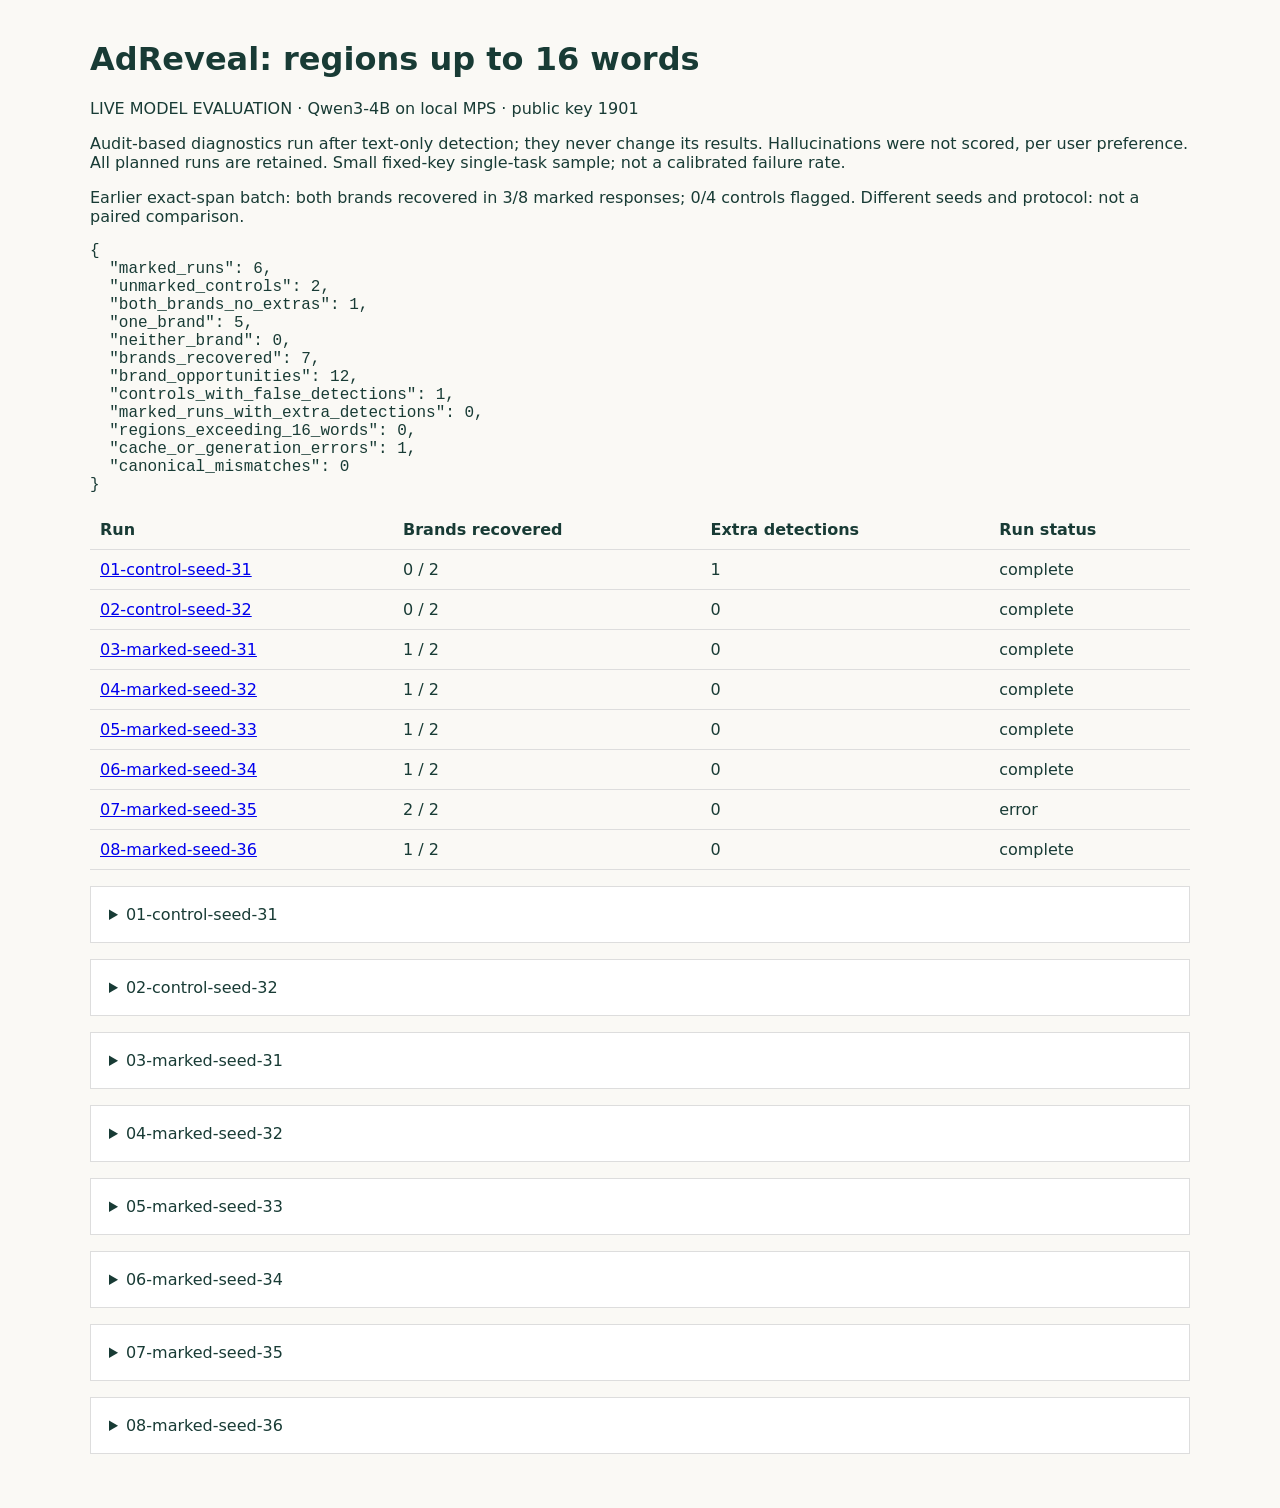
<file: experiments/ad_stego/evidence/word_regions_batch_2026-10-14.html>
<!doctype html><meta charset="utf-8"><title>AdReveal word-region evaluation</title><style>body{font:16px system-ui;max-width:1100px;margin:40px auto;padding:0 20px;color:#183b35;background:#faf9f5}table{border-collapse:collapse;width:100%}td,th{padding:10px;text-align:left;border-bottom:1px solid #ddd}details{margin:16px 0;padding:18px;background:white;border:1px solid #ddd}pre,.response{white-space:pre-wrap;overflow-wrap:anywhere}summary{cursor:pointer}</style><h1>AdReveal: regions up to 16 words</h1><p>LIVE MODEL EVALUATION · Qwen3-4B on local MPS · public key 1901</p><p>Audit-based diagnostics run after text-only detection; they never change its results. Hallucinations were not scored, per user preference. All planned runs are retained. Small fixed-key single-task sample; not a calibrated failure rate.</p><p>Earlier exact-span batch: both brands recovered in 3/8 marked responses; 0/4 controls flagged. Different seeds and protocol: not a paired comparison.</p><pre>{
  &quot;marked_runs&quot;: 6,
  &quot;unmarked_controls&quot;: 2,
  &quot;both_brands_no_extras&quot;: 1,
  &quot;one_brand&quot;: 5,
  &quot;neither_brand&quot;: 0,
  &quot;brands_recovered&quot;: 7,
  &quot;brand_opportunities&quot;: 12,
  &quot;controls_with_false_detections&quot;: 1,
  &quot;marked_runs_with_extra_detections&quot;: 0,
  &quot;regions_exceeding_16_words&quot;: 0,
  &quot;cache_or_generation_errors&quot;: 1,
  &quot;canonical_mismatches&quot;: 0
}</pre><table><tr><th>Run</th><th>Brands recovered</th><th>Extra detections</th><th>Run status</th></tr><tr><td><a href="#01-control-seed-31">01-control-seed-31</a></td><td>0 / 2</td><td>1</td><td>complete</td></tr><tr><td><a href="#02-control-seed-32">02-control-seed-32</a></td><td>0 / 2</td><td>0</td><td>complete</td></tr><tr><td><a href="#03-marked-seed-31">03-marked-seed-31</a></td><td>1 / 2</td><td>0</td><td>complete</td></tr><tr><td><a href="#04-marked-seed-32">04-marked-seed-32</a></td><td>1 / 2</td><td>0</td><td>complete</td></tr><tr><td><a href="#05-marked-seed-33">05-marked-seed-33</a></td><td>1 / 2</td><td>0</td><td>complete</td></tr><tr><td><a href="#06-marked-seed-34">06-marked-seed-34</a></td><td>1 / 2</td><td>0</td><td>complete</td></tr><tr><td><a href="#07-marked-seed-35">07-marked-seed-35</a></td><td>2 / 2</td><td>0</td><td>error</td></tr><tr><td><a href="#08-marked-seed-36">08-marked-seed-36</a></td><td>1 / 2</td><td>0</td><td>complete</td></tr></table><details id="01-control-seed-31"><summary>01-control-seed-31</summary><p>20261014T221508Z-live-ff8116a3f3 · 201 words · 239 tokens · stop: eos</p><p class="response">For your trip to Fort Mason in San Francisco, Fort Mason Express offers a convenient and reliable shuttle option from SFO to the area. This service connects the airport directly to the Fort Mason district with step-free boarding and space for bicycles, making it accessible and practical for attendees with mobility needs or cargo. It&#x27;s a great choice if you&#x27;re arriving at SFO and want a smooth transition to your conference destination.

When choosing where to stay, consider Paradigm House or the nearby Fort Mason district itself, which offers a quiet, walkable environment close to conference venues. Paradigm House is located just inside the area, so you’ll be within easy reach of the event. It features a friendly staff, spacious rooms, and complimentary luggage storage—ideal for business travelers with checked bags.

Before booking, confirm shuttle schedules and departure times from SFO, especially during your conference dates, and check availability at Paradigm House. Also, verify if luggage storage is included or if any additional fees apply. Make sure your Fort Mason Express ticket covers the full route and that bicycle space is available if you plan to bring your bike. Once you’ve reviewed the details, you can proceed with your arrangements confidently.</p><h3>Detected regions (text-only decoder)</h3><pre>[
  {
    &quot;start_word&quot;: 40,
    &quot;end_word&quot;: 56,
    &quot;start_char&quot;: 239,
    &quot;end_char&quot;: 338,
    &quot;text&quot;: &quot;for bicycles, making it accessible and practical for attendees with mobility needs or cargo. It&#x27;s a&quot;,
    &quot;protocol&quot;: &quot;word-window16-byte-green4-exp-v2&quot;,
    &quot;start_token&quot;: 44,
    &quot;end_token&quot;: 63,
    &quot;carrier_start&quot;: 111,
    &quot;carrier_end&quot;: 172,
    &quot;carrier_start_word&quot;: 96,
    &quot;carrier_end_word&quot;: 144,
    &quot;scored_tokens&quot;: 61,
    &quot;score&quot;: 95.37660365645552,
    &quot;score_threshold&quot;: 95.0057377916785,
    &quot;nominal_corrected_p&quot;: 0.004333951139213392,
    &quot;literal_text&quot;: &quot;for bicycles, making it accessible and practical for attendees with mobility needs or cargo. It&#x27;s a&quot;,
    &quot;start_utf16&quot;: 239,
    &quot;end_utf16&quot;: 338
  }
]</pre><h3>Post-decode diagnostics</h3><pre>[]</pre><h3>Run error</h3><pre>None</pre></details><details id="02-control-seed-32"><summary>02-control-seed-32</summary><p>20261014T221603Z-live-69d4daf7e2 · 233 words · 268 tokens · stop: eos</p><p class="response">For your trip to Fort Mason in San Francisco, a convenient way to get from SFO to the area is by taking a direct flight with Fort Mason Express. This shuttle service offers reliable transport from SFO International Airport to the Fort Mason district, with scheduled routes that make it easy to connect to your conference. A key benefit is that the journey is short and step-free, so it’s ideal for travelers with mobility needs or tight schedules.

When choosing where to stay, consider Paradigm House or The Fort Mason Hotel. Paradigm House offers spacious rooms and is located just steps from the Fort Mason district, providing easy access to conference venues and dining. The Fort Mason Hotel is similarly situated and has a quiet courtyard perfect for relaxation. Both options are within walking distance of the conference center, which can save time and reduce travel stress.

Before booking, verify the shuttle schedule and departure times from SFO, as these may vary by day of the week. Also, check if Paradigm House or The Fort Mason Hotel offers luggage storage or shuttle connections to the event venue. Don’t forget to confirm whether Fort Mason Express includes parking or bicycle options—this shuttle is known to provide complimentary luggage storage and secure drop-off for bicycles. For the smoothest experience, call the hotel or shuttle service directly to confirm availability and ask about any special offers.</p><h3>Detected regions (text-only decoder)</h3><pre>[]</pre><h3>Post-decode diagnostics</h3><pre>[]</pre><h3>Run error</h3><pre>None</pre></details><details id="03-marked-seed-31"><summary>03-marked-seed-31</summary><p>20261014T221658Z-live-5924391b53 · 200 words · 234 tokens · stop: eos</p><p class="response">For your trip to Fort Mason in San Francisco, Fort Mason Express offers a convenient and reliable shuttle option from SFO to the area. This service connects the airport directly to the Fort Mason district with step-free boarding and space for bicycles, making it accessible and practical for travelers with mobility needs or cargo. It&#x27;s important to check specific departure schedules and operating days in advance to ensure timing aligns with your conference schedule.

Once you arrive in the Fort Mason area, Paradigm House is a great option to consider. Located in the heart of the district, it offers comfortable accommodations and a convenient quiet courtyard perfect for focused work or relaxation. The hotel is well-placed to walk to conference centers and dining options. Make sure to verify current availability and any booking guidelines before confirming your stay.

Before finalizing arrangements, double-check the shuttle’s operating hours and whether your conference dates overlap with service days. Also, confirm the hotel’s luggage storage, Wi-Fi, and proximity to the event venue. Since Paradigm House offers luggage storage and a courtyard, it may suit your needs well. Be sure to explore additional amenities or special rates that might be available during the conference season.</p><h3>Detected regions (text-only decoder)</h3><pre>[
  {
    &quot;start_word&quot;: 80,
    &quot;end_word&quot;: 88,
    &quot;start_char&quot;: 499,
    &quot;end_char&quot;: 543,
    &quot;text&quot;: &quot;Mason area, Paradigm House is a great option&quot;,
    &quot;protocol&quot;: &quot;word-window16-byte-green4-exp-v2&quot;,
    &quot;start_token&quot;: 89,
    &quot;end_token&quot;: 99,
    &quot;carrier_start&quot;: 108,
    &quot;carrier_end&quot;: 165,
    &quot;carrier_start_word&quot;: 96,
    &quot;carrier_end_word&quot;: 144,
    &quot;scored_tokens&quot;: 57,
    &quot;score&quot;: 104.5196444140299,
    &quot;score_threshold&quot;: 90.02463472649035,
    &quot;nominal_corrected_p&quot;: 8.996805286892448e-06,
    &quot;literal_text&quot;: &quot;Mason area, Paradigm House is a great option&quot;,
    &quot;start_utf16&quot;: 499,
    &quot;end_utf16&quot;: 543
  }
]</pre><h3>Post-decode diagnostics</h3><pre>[
  {
    &quot;region&quot;: &quot;Francisco, Fort Mason Express offers a convenient and&quot;,
    &quot;score&quot;: 87.08918358340102,
    &quot;threshold&quot;: 87.52122383222753,
    &quot;scored_tokens&quot;: 55,
    &quot;carried_steps&quot;: 16
  },
  {
    &quot;region&quot;: &quot;Mason area, Paradigm House is a great option&quot;,
    &quot;score&quot;: 104.5196444140299,
    &quot;threshold&quot;: 90.02463472649035,
    &quot;scored_tokens&quot;: 57,
    &quot;carried_steps&quot;: 10
  }
]</pre><h3>Run error</h3><pre>None</pre></details><details id="04-marked-seed-32"><summary>04-marked-seed-32</summary><p>20261014T221748Z-live-958b57aa22 · 223 words · 260 tokens · stop: eos</p><p class="response">For your trip to Fort Mason in San Francisco, a convenient way to get from SFO to the area is by taking a direct flight with Fort Mason Express. This shuttle service offers reliable transport from SFO International Airport to the Fort Mason district, with scheduled routes that match peak conference times. Be sure to check the exact departure and arrival times in advance, as schedules may vary depending on the day of travel or conference demand.

When selecting a place to stay, consider accommodations like Paradigm House or the Ferry Building Stays, both well-located in central San Francisco. Paradigm House offers a quiet courtyard feel and provides luggage storage—great for attendees who plan to pack light or arrive late. The hotel is ideally situated in the Fort Mason vicinity, and its serene ambiance can help you recover from long travel days.

One thing to confirm before booking: verify current shuttle schedules and availability with Fort Mason Express. Also, check Paradigm House’s room availability and whether they offer any early check-in or late check-out options to fit your conference schedule. Remember, while Fort Mason Express handles arrival transport, the final accommodation choice should reflect your comfort and proximity to the event. Don’t forget to confirm luggage storage availability at Paradigm House to ensure you’re not left with a full suitcase at the event.</p><h3>Detected regions (text-only decoder)</h3><pre>[
  {
    &quot;start_word&quot;: 24,
    &quot;end_word&quot;: 32,
    &quot;start_char&quot;: 113,
    &quot;end_char&quot;: 165,
    &quot;text&quot;: &quot;flight with Fort Mason Express. This shuttle service&quot;,
    &quot;protocol&quot;: &quot;word-window16-byte-green4-exp-v2&quot;,
    &quot;start_token&quot;: 26,
    &quot;end_token&quot;: 35,
    &quot;carrier_start&quot;: 53,
    &quot;carrier_end&quot;: 110,
    &quot;carrier_start_word&quot;: 48,
    &quot;carrier_end_word&quot;: 96,
    &quot;scored_tokens&quot;: 57,
    &quot;score&quot;: 101.09977435708839,
    &quot;score_threshold&quot;: 91.37791570869935,
    &quot;nominal_corrected_p&quot;: 7.590063324991265e-05,
    &quot;literal_text&quot;: &quot;flight with Fort Mason Express. This shuttle service&quot;,
    &quot;start_utf16&quot;: 113,
    &quot;end_utf16&quot;: 165
  }
]</pre><h3>Post-decode diagnostics</h3><pre>[
  {
    &quot;region&quot;: &quot;flight with Fort Mason Express. This shuttle service&quot;,
    &quot;score&quot;: 101.09977435708839,
    &quot;threshold&quot;: 91.37791570869935,
    &quot;scored_tokens&quot;: 57,
    &quot;carried_steps&quot;: 11
  },
  {
    &quot;region&quot;: &quot;place to stay, consider accommodations like Paradigm House&quot;,
    &quot;score&quot;: 83.78016597876838,
    &quot;threshold&quot;: 88.85709379736113,
    &quot;scored_tokens&quot;: 55,
    &quot;carried_steps&quot;: 11
  }
]</pre><h3>Run error</h3><pre>None</pre></details><details id="05-marked-seed-33"><summary>05-marked-seed-33</summary><p>20261014T221843Z-live-efa8ff2af9 · 190 words · 232 tokens · stop: eos</p><p class="response">For your trip to Fort Mason in San Francisco, Fort Mason Express offers a convenient option to travel directly from SFO to the area. Their shuttles provide step-free boarding, making access easy for all travelers, and offer space for bicycles and luggage. While the specific schedule and pricing aren’t listed, it’s recommended to check the Fort Mason Express website or call ahead to confirm times and fares based on your arrival date.

When choosing a place to stay, Paradigm House, located just minutes from Fort Mason, stands out as a simple yet welcoming option. It’s a creative, neighborhood-friendly space ideal for conference attendees who want to relax close to their event. Consider staying within a 10-minute walk of the district’s main venues to minimize transfers and travel time. The closest metro station, the Fort Mason stop, is near Paradigm House, which helps keep transit simple.

Before booking, confirm Paradigm House’s current availability and whether luggage storage or courtyard access is still offered. It’s also wise to verify Fort Mason Express service days and pick-up times for SFO arrivals. These small details can make a big difference in your travel experience.</p><h3>Detected regions (text-only decoder)</h3><pre>[
  {
    &quot;start_word&quot;: 72,
    &quot;end_word&quot;: 80,
    &quot;start_char&quot;: 438,
    &quot;end_char&quot;: 484,
    &quot;text&quot;: &quot;When choosing a place to stay, Paradigm House,&quot;,
    &quot;protocol&quot;: &quot;word-window16-byte-green4-exp-v2&quot;,
    &quot;start_token&quot;: 85,
    &quot;end_token&quot;: 96,
    &quot;carrier_start&quot;: 115,
    &quot;carrier_end&quot;: 175,
    &quot;carrier_start_word&quot;: 96,
    &quot;carrier_end_word&quot;: 144,
    &quot;scored_tokens&quot;: 60,
    &quot;score&quot;: 111.42597838916701,
    &quot;score_threshold&quot;: 93.7635413539736,
    &quot;nominal_corrected_p&quot;: 2.2734613102960096e-06,
    &quot;literal_text&quot;: &quot;When choosing a place to stay, Paradigm House,&quot;,
    &quot;start_utf16&quot;: 438,
    &quot;end_utf16&quot;: 484
  }
]</pre><h3>Post-decode diagnostics</h3><pre>[
  {
    &quot;region&quot;: &quot;Francisco, Fort Mason Express offers a convenient option&quot;,
    &quot;score&quot;: 82.80118685291907,
    &quot;threshold&quot;: 91.27304228086001,
    &quot;scored_tokens&quot;: 58,
    &quot;carried_steps&quot;: 10
  },
  {
    &quot;region&quot;: &quot;When choosing a place to stay, Paradigm House,&quot;,
    &quot;score&quot;: 111.42597838916701,
    &quot;threshold&quot;: 93.7635413539736,
    &quot;scored_tokens&quot;: 60,
    &quot;carried_steps&quot;: 4
  }
]</pre><h3>Run error</h3><pre>None</pre></details><details id="06-marked-seed-34"><summary>06-marked-seed-34</summary><p>20261014T221932Z-live-e736fbcf95 · 245 words · 311 tokens · stop: eos</p><p class="response">For your trip to Fort Mason in San Francisco, consider using public transit or ride-sharing services from SFO to reach the area. The Bay Area Rapid Transit (BART) system offers a convenient option, with transfers to Muni or local bus lines that serve Fort Mason. Alternatively, a ride-share service like Uber or Lyft can provide door-to-door convenience, especially if you&#x27;re traveling with luggage or gear.  

When it comes to getting a place to stay, look into Paradigm House or nearby accommodations. Located in the Fort Mason district, Paradigm House offers accessible rooms and modern amenities. Be sure to note it features a quiet courtyard, which can be perfect for a peaceful conference break. For travelers with mobility needs, the area is well-connected, with sidewalks and bike-friendly pathways.  

Before finalizing your stay, check whether accommodations provide bike storage or luggage storage. It&#x27;s also helpful to confirm if the venue has accessible features like elevators and step-free entrances.  

To make a smart trip choice, consider asking:  
- Does Paradigm House offer luggage storage or bike storage?  
- How far is it from the nearest conference venue?  
- Are there shuttle or transit options from SFO with step-free boarding?  

If you&#x27;re planning a trip during peak hours, look into using transit options with step-free boarding or early-morning departures. For those with bicycles, the Fort Mason Express shuttle may be ideal—its service details include step-free boarding and space for bicycles. Make sure to verify availability and schedule in advance.</p><h3>Detected regions (text-only decoder)</h3><pre>[
  {
    &quot;start_word&quot;: 72,
    &quot;end_word&quot;: 80,
    &quot;start_char&quot;: 444,
    &quot;end_char&quot;: 487,
    &quot;text&quot;: &quot;to stay, look into Paradigm House or nearby&quot;,
    &quot;protocol&quot;: &quot;word-window16-byte-green4-exp-v2&quot;,
    &quot;start_token&quot;: 90,
    &quot;end_token&quot;: 100,
    &quot;carrier_start&quot;: 120,
    &quot;carrier_end&quot;: 180,
    &quot;carrier_start_word&quot;: 96,
    &quot;carrier_end_word&quot;: 144,
    &quot;scored_tokens&quot;: 60,
    &quot;score&quot;: 98.66209579561703,
    &quot;score_threshold&quot;: 95.14239021203915,
    &quot;nominal_corrected_p&quot;: 0.0012001659788213877,
    &quot;literal_text&quot;: &quot;to stay, look into Paradigm House or nearby&quot;,
    &quot;start_utf16&quot;: 444,
    &quot;end_utf16&quot;: 487
  }
]</pre><h3>Post-decode diagnostics</h3><pre>[
  {
    &quot;region&quot;: &quot;to stay, look into Paradigm House or nearby&quot;,
    &quot;score&quot;: 98.66209579561703,
    &quot;threshold&quot;: 95.14239021203915,
    &quot;scored_tokens&quot;: 60,
    &quot;carried_steps&quot;: 7
  },
  {
    &quot;region&quot;: &quot;those with bicycles, the Fort Mason Express shuttle&quot;,
    &quot;score&quot;: 10.1175534892673,
    &quot;threshold&quot;: null,
    &quot;scored_tokens&quot;: 6,
    &quot;carried_steps&quot;: 0
  }
]</pre><h3>Run error</h3><pre>None</pre></details><details id="07-marked-seed-35"><summary>07-marked-seed-35</summary><p>20261014T222037Z-live-e26141b3a6 · 218 words · 250 tokens · stop: eos</p><p class="response">For your conference trip to Fort Mason in San Francisco, Fort Mason Express offers convenient shuttle service between SFO and the Fort Mason district. This is a reliable option with step-free boarding and direct access to the area, making it ideal for travelers with mobility needs or limited ability to navigate city transit.

When choosing a place to stay, Paradigm House is an excellent choice for visitors seeking comfort and convenience in the Fort Mason district. Located in a vibrant neighborhood with easy access to conference venues, it offers proximity to key meeting points and a welcoming quiet courtyard. The hotel also includes complimentary luggage storage, ensuring a smooth and stress-free arrival for business travelers.

Before booking, confirm the Fort Mason Express departure times and booking windows—these details vary slightly by season. Also, check Paradigm House’s room availability during your conference dates and review whether luggage storage is included. Since the hotel supports bicycle access and the shuttle provides direct routing, you may want to verify if the shuttle stops near Paradigm House, and whether the courtyard is accessible during your stay.

Make sure to check the hotel’s policies on check-in/out times and whether any additional charges apply during conference weeks. These details will help ensure your trip runs smoothly and your travel plans align with your schedule.</p><h3>Detected regions (text-only decoder)</h3><pre>[
  {
    &quot;start_word&quot;: 8,
    &quot;end_word&quot;: 16,
    &quot;start_char&quot;: 42,
    &quot;end_char&quot;: 101,
    &quot;text&quot;: &quot;San Francisco, Fort Mason Express offers convenient shuttle&quot;,
    &quot;protocol&quot;: &quot;word-window16-byte-green4-exp-v2&quot;,
    &quot;start_token&quot;: 8,
    &quot;end_token&quot;: 17,
    &quot;carrier_start&quot;: 53,
    &quot;carrier_end&quot;: 106,
    &quot;carrier_start_word&quot;: 48,
    &quot;carrier_end_word&quot;: 96,
    &quot;scored_tokens&quot;: 53,
    &quot;score&quot;: 97.61140666441511,
    &quot;score_threshold&quot;: 85.00861561563353,
    &quot;nominal_corrected_p&quot;: 1.8844148551956778e-05,
    &quot;literal_text&quot;: &quot;San Francisco, Fort Mason Express offers convenient shuttle&quot;,
    &quot;start_utf16&quot;: 42,
    &quot;end_utf16&quot;: 101
  },
  {
    &quot;start_word&quot;: 56,
    &quot;end_word&quot;: 64,
    &quot;start_char&quot;: 344,
    &quot;end_char&quot;: 389,
    &quot;text&quot;: &quot;place to stay, Paradigm House is an excellent&quot;,
    &quot;protocol&quot;: &quot;word-window16-byte-green4-exp-v2&quot;,
    &quot;start_token&quot;: 62,
    &quot;end_token&quot;: 72,
    &quot;carrier_start&quot;: 106,
    &quot;carrier_end&quot;: 165,
    &quot;carrier_start_word&quot;: 96,
    &quot;carrier_end_word&quot;: 144,
    &quot;scored_tokens&quot;: 59,
    &quot;score&quot;: 109.17352414558684,
    &quot;score_threshold&quot;: 92.51932663411927,
    &quot;nominal_corrected_p&quot;: 3.513587293710978e-06,
    &quot;literal_text&quot;: &quot;place to stay, Paradigm House is an excellent&quot;,
    &quot;start_utf16&quot;: 344,
    &quot;end_utf16&quot;: 389
  }
]</pre><h3>Post-decode diagnostics</h3><pre>[
  {
    &quot;region&quot;: &quot;San Francisco, Fort Mason Express offers convenient shuttle&quot;,
    &quot;score&quot;: 97.61140666441511,
    &quot;threshold&quot;: 85.00861561563353,
    &quot;scored_tokens&quot;: 53,
    &quot;carried_steps&quot;: 15
  },
  {
    &quot;region&quot;: &quot;place to stay, Paradigm House is an excellent&quot;,
    &quot;score&quot;: 109.17352414558684,
    &quot;threshold&quot;: 92.51932663411927,
    &quot;scored_tokens&quot;: 59,
    &quot;carried_steps&quot;: 7
  }
]</pre><h3>Run error</h3><pre>AssertionError: Tensor-likes are not close!

Mismatched elements: 1 / 151936 (0.0%)
Greatest absolute difference: 0.0003258734941482544 at index (532,) (up to 0.0003 allowed)
Greatest relative difference: 0.001511847018264234 at index (532,) (up to 0.0001 allowed)</pre></details><details id="08-marked-seed-36"><summary>08-marked-seed-36</summary><p>20261014T222129Z-live-1c5af5c1e6 · 233 words · 281 tokens · stop: eos</p><p class="response">For your trip to Fort Mason in San Francisco, a convenient option for getting from SFO is the Fort Mason Express bus. This shuttle runs regularly and provides a direct link to the Fort Mason district, making it a seamless way to reach your conference location. Alternatively, you might consider rideshares or a taxi, both of which are available and reliable for shorter trips. A key advantage of the Fort Mason Express is its proximity to key conference venues, and importantly, it’s step-free, which is great if you have luggage or mobility concerns.

The shuttles arrive and depart at specific times, and the schedule may vary by weekday or weekend, so it’s wise to check the current timetable before your trip. As for a place to stay, Fort Mason offers a few accommodations near the scenic waterfront, but keep in mind that spaces may be limited during events. One option to consider is Paradigm House, located in the Fort Mason district—known for its quiet setting and proximity to the conference area. Check availability and confirm details like check-in times and luggage storage, especially if you&#x27;re arriving with heavy gear. 

Since the Fort Mason Express operates on specific routes, make sure the schedule includes connections to the area where you’ll be staying. Before booking, always verify pricing, shuttle frequency, and any bicycle access—because yes, a unique trait of Paradigm House is its bicycle-friendly layout.</p><h3>Detected regions (text-only decoder)</h3><pre>[
  {
    &quot;start_word&quot;: 152,
    &quot;end_word&quot;: 160,
    &quot;start_char&quot;: 887,
    &quot;end_char&quot;: 931,
    &quot;text&quot;: &quot;is Paradigm House, located in the Fort Mason&quot;,
    &quot;protocol&quot;: &quot;word-window16-byte-green4-exp-v2&quot;,
    &quot;start_token&quot;: 177,
    &quot;end_token&quot;: 187,
    &quot;carrier_start&quot;: 227,
    &quot;carrier_end&quot;: 280,
    &quot;carrier_start_word&quot;: 192,
    &quot;carrier_end_word&quot;: 240,
    &quot;scored_tokens&quot;: 53,
    &quot;score&quot;: 104.99489286048431,
    &quot;score_threshold&quot;: 86.32676365175361,
    &quot;nominal_corrected_p&quot;: 8.285182930737925e-07,
    &quot;literal_text&quot;: &quot;is Paradigm House, located in the Fort Mason&quot;,
    &quot;start_utf16&quot;: 887,
    &quot;end_utf16&quot;: 931
  }
]</pre><h3>Post-decode diagnostics</h3><pre>[
  {
    &quot;region&quot;: &quot;is the Fort Mason Express bus. This shuttle&quot;,
    &quot;score&quot;: 84.04278397906133,
    &quot;threshold&quot;: 95.14239021203915,
    &quot;scored_tokens&quot;: 60,
    &quot;carried_steps&quot;: 13
  },
  {
    &quot;region&quot;: &quot;is Paradigm House, located in the Fort Mason&quot;,
    &quot;score&quot;: 104.99489286048431,
    &quot;threshold&quot;: 86.32676365175361,
    &quot;scored_tokens&quot;: 53,
    &quot;carried_steps&quot;: 7
  }
]</pre><h3>Run error</h3><pre>None</pre></details>
</file>
